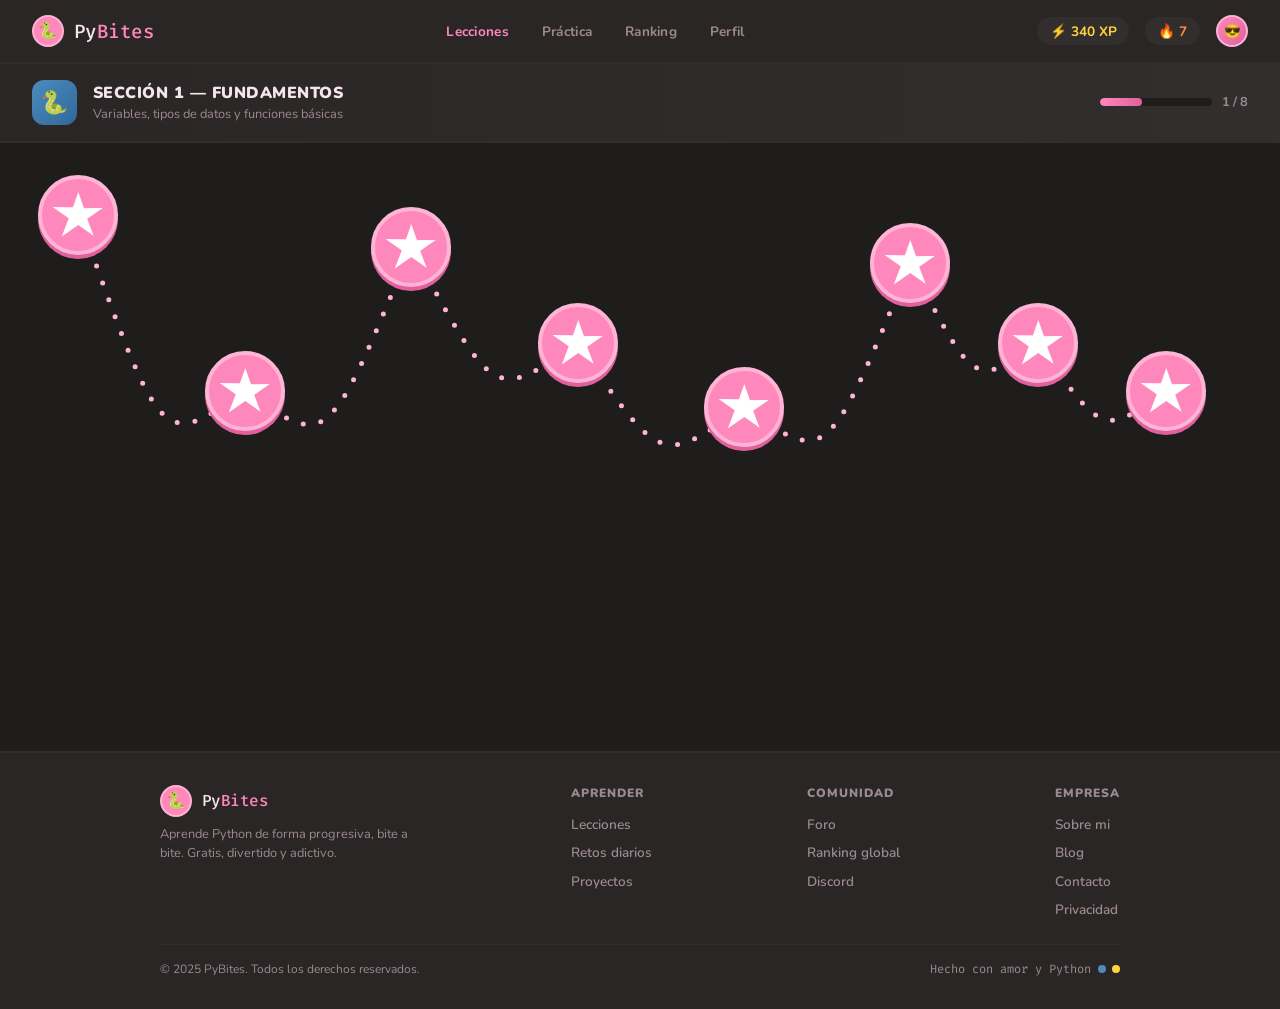
<file: PyBites/index.html>
<!DOCTYPE html>
<html lang="en">
<head>
    <meta charset="UTF-8">
    <meta name="viewport" content="width=device-width, initial-scale=1.0">
    <link rel="stylesheet" href="style.css">
    <link href="https://fonts.googleapis.com/css2?family=Nunito:wght@400;600;700;900&family=Fira+Code:wght@500&display=swap" rel="stylesheet">
    <title>PyBites</title>
</head>
<body>

    <!-- ══ HEADER ═══════════════════════════════════════════════ -->
    <header>
        <a href="#" class="logo">
            <div class="logo-icon">🐍</div>
            <span class="logo-text">Py<span>Bites</span></span>
        </a>

        <nav>
            <a href="#" class="active">Lecciones</a>
            <a href="#">Práctica</a>
            <a href="#">Ranking</a>
            <a href="#">Perfil</a>
        </nav>

        <div class="header-right">
            <div class="xp-badge">⚡ 340 XP</div>
            <div class="streak-badge">🔥 7</div>
            <div class="avatar">😎</div>
        </div>
    </header>

    <!-- ══ MAIN ══════════════════════════════════════════════════ -->
    <main>
        <div class="section-banner">
            <div class="section-icon">🐍</div>
            <div class="section-info">
                <h2>Sección 1 — Fundamentos</h2>
                <p>Variables, tipos de datos y funciones básicas</p>
            </div>
            <div class="section-progress">
                <div class="progress-bar"><div class="progress-fill"></div></div>
                1 / 8
            </div>
        </div>

        <div id="lessons">
            <svg id="hilo">
                <path id="curva" fill="none" stroke="#feb4d4"
                      stroke-width="5" stroke-dasharray="0 18" stroke-linecap="round"/>
            </svg>

            <a href="lessons/l1.html" class="cercle" id="c1"><div class="estrella"></div></a>
            <a href="lessons/l2.html" class="cercle" id="c2"><div class="estrella"></div></a>
            <a href="lessons/l3.html" class="cercle" id="c3"><div class="estrella"></div></a>
            <a href="lessons/l4.html" class="cercle" id="c4"><div class="estrella"></div></a>
            <a href="lessons/l5.html" class="cercle" id="c5"><div class="estrella"></div></a>
            <a href="lessons/l6.html" class="cercle" id="c6"><div class="estrella"></div></a>
            <a href="lessons/l7.html" class="cercle" id="c7"><div class="estrella"></div></a>
            <a href="lessons/l8.html" class="cercle" id="c8"><div class="estrella"></div></a>
        </div>
    </main>

    <!-- ══ FOOTER ════════════════════════════════════════════════ -->
    <footer>
        <div class="footer-inner">
            <div class="footer-brand">
                <a href="#" class="logo">
                    <div class="logo-icon">🐍</div>
                    <span class="logo-text">Py<span>Bites</span></span>
                </a>
                <p>Aprende Python de forma progresiva, bite a bite. Gratis, divertido y adictivo.</p>
            </div>

            <div class="footer-links">
                <h4>Aprender</h4>
                <ul>
                    <li><a href="#">Lecciones</a></li>
                    <li><a href="#">Retos diarios</a></li>
                    <li><a href="#">Proyectos</a></li>
                </ul>
            </div>

            <div class="footer-links">
                <h4>Comunidad</h4>
                <ul>
                    <li><a href="#">Foro</a></li>
                    <li><a href="#">Ranking global</a></li>
                    <li><a href="#">Discord</a></li>
                </ul>
            </div>

            <div class="footer-links">
                <h4>Empresa</h4>
                <ul>
                    <li><a href="#">Sobre mi</a></li>
                    <li><a href="#">Blog</a></li>
                    <li><a href="#">Contacto</a></li>
                    <li><a href="#">Privacidad</a></li>
                </ul>
            </div>
        </div>

        <div class="footer-bottom">
            <p>© 2025 PyBites. Todos los derechos reservados.</p>
            <div class="footer-python">
                Hecho con amor y Python
                <div class="py-dot" style="background:#4b8bbe"></div>
                <div class="py-dot" style="background:#ffd43b"></div>
            </div>
        </div>
    </footer>

    <script src="app.js"></script>
</body>
</html>
</file>
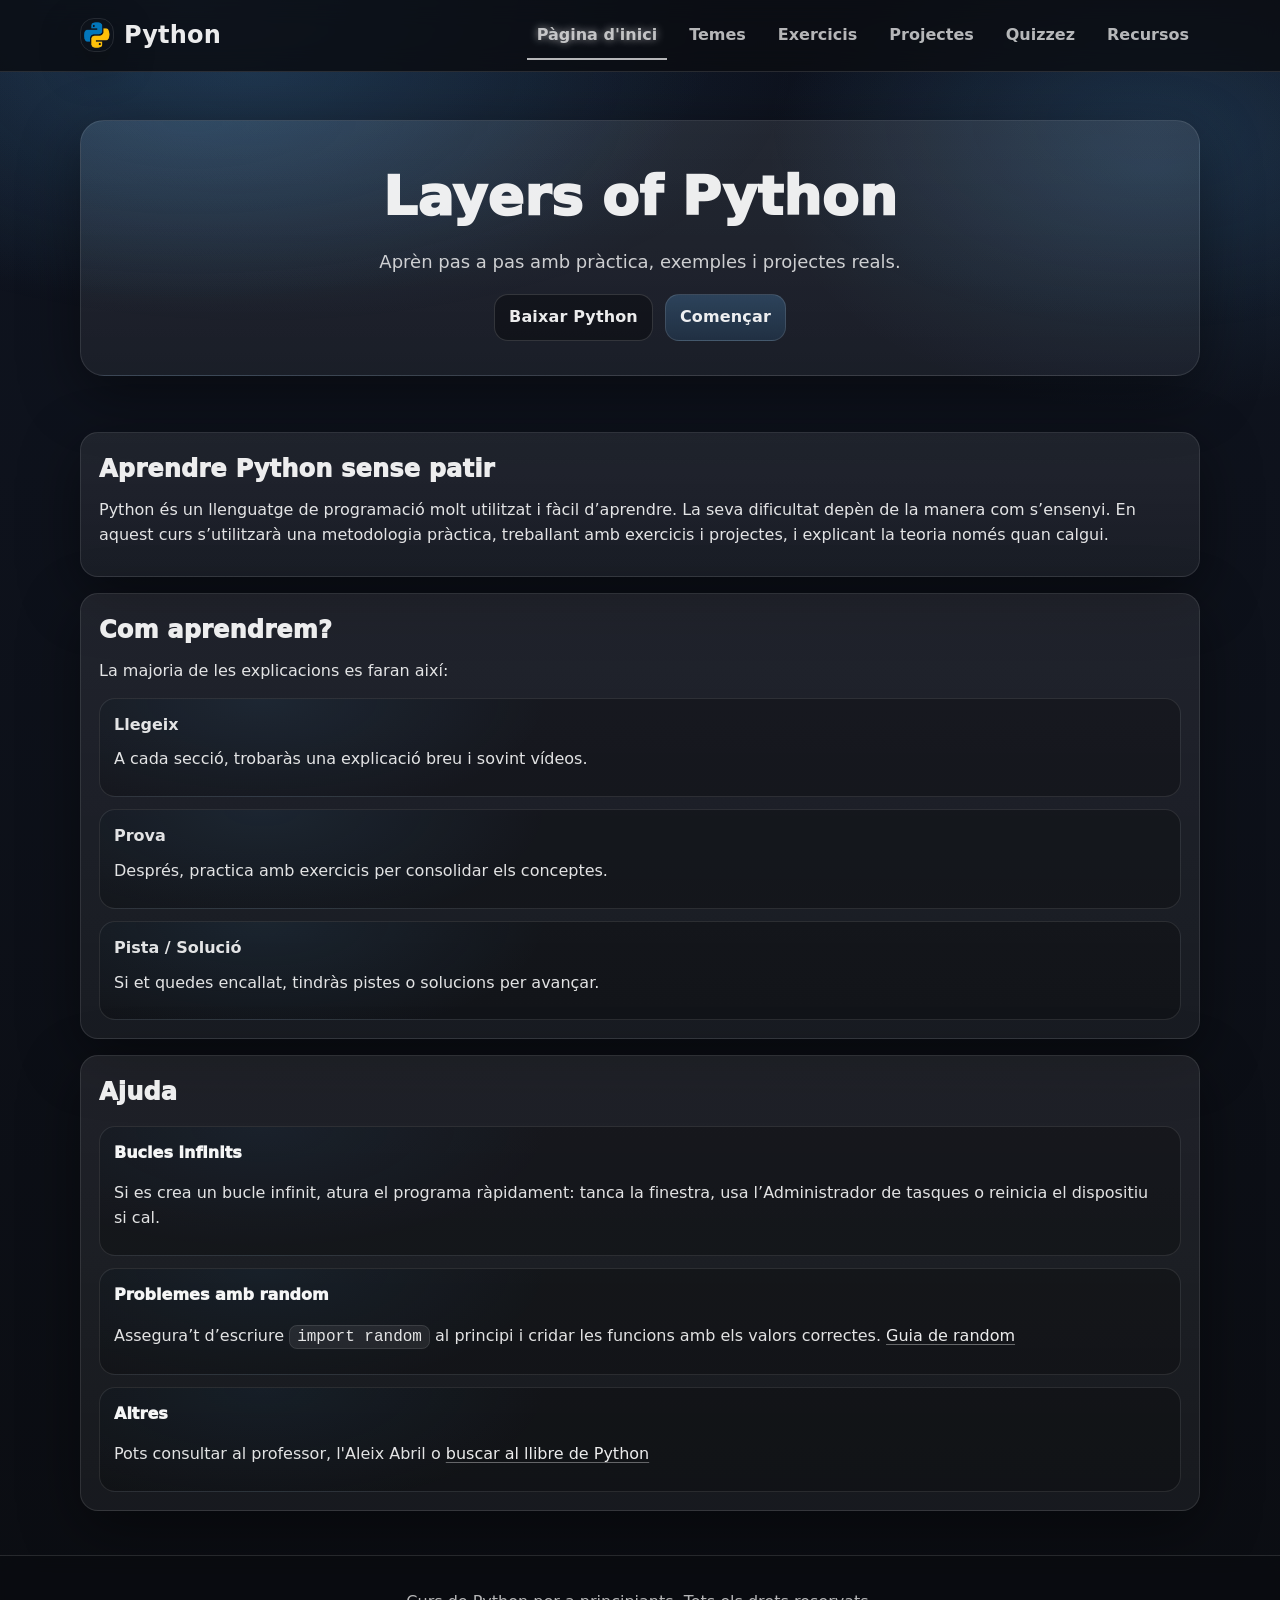
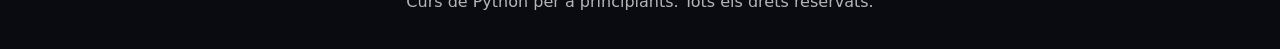
<file: Python-layers/index.html>
<!DOCTYPE html>
<html lang="ca">
<head>
  <meta charset="UTF-8" />
  <meta name="viewport" content="width=device-width, initial-scale=1.0" />
  <title>Python per capes</title>
  <link rel="stylesheet" href="css/style.css"/>
  <link rel="icon" href="assets/img/python-logo.png" type="image/png" />
</head>

<body>
  <a class="skip-link" href="#main">Saltar al contingut</a>

  <header class="topbar">
    <div class="container topbar-inner">
      <a class="brand" href="#">
        <img src="assets/img/python-logo.png" alt="Python Logo" class="logo" />
        <span class="brand-title">Python</span>
      </a>

      <nav class="menu" aria-label="Navegació principal">
        <a href="index.html" data-title="Inici">Pàgina d'inici</a>
        <a href="temes/index.html" data-title="Temes">Temes</a>
        <a href="exercicis/index.html" data-title="Exercicis">Exercicis</a>
        <a href="projectes/index.html" data-title="Projectes">Projectes</a>
        <a href="quizzez/index.html" data-title="Quizzez">Quizzez</a>
        <a href="recursos/index.html" data-title="Recursos">Recursos</a>
      </nav>
    </div>
  </header>

  <section class="hero">
    <div class="hero-bg" aria-hidden="true"></div>

    <div class="container hero-inner" id="main-look">
      <h1 class="hero-title">Layers of Python</h1>
      <p class="hero-subtitle">Aprèn pas a pas amb pràctica, exemples i projectes reals.</p>

      <div class="hero-actions" id="main-look-btns">
        <a class="btn ghost" href="https://www.python.org/downloads/" target="_blank" rel="noopener">
          Baixar Python
        </a>
        <a class="btn" href="#titol1-tp">Començar</a>
      </div>
    </div>
  </section>

  <main class="container content" id="main">
    <div class="stack">
      <section class="card" id="titol1-tp">
        <h2>Aprendre Python sense patir</h2>
        <p>
          Python és un llenguatge de programació molt utilitzat i fàcil d’aprendre. La seva dificultat depèn de la manera
          com s’ensenyi. En aquest curs s’utilitzarà una metodologia pràctica, treballant amb exercicis i projectes, i
          explicant la teoria només quan calgui.
        </p>
      </section>

      <section class="card">
        <h2>Com aprendrem?</h2>
        <p>La majoria de les explicacions es faran així:</p>

        <ul class="steps">
          <li>
            <h3>Llegeix</h3>
            <p>A cada secció, trobaràs una explicació breu i sovint vídeos.</p>
          </li>
          <li>
            <h3>Prova</h3>
            <p>Després, practica amb exercicis per consolidar els conceptes.</p>
          </li>
          <li>
            <h3>Pista / Solució</h3>
            <p>Si et quedes encallat, tindràs pistes o solucions per avançar.</p>
          </li>
        </ul>
      </section>

      <section class="card">
        <h2>Ajuda</h2>

        <ul class="help">
          <li>
            <strong>Bucles infinits</strong>
            <p>
              Si es crea un bucle infinit, atura el programa ràpidament: tanca la finestra, usa l’Administrador de tasques
              o reinicia el dispositiu si cal.
            </p>
          </li>

          <li>
            <strong>Problemes amb random</strong>
            <p>
              Assegura’t d’escriure <code>import random</code> al principi i cridar les funcions amb els valors correctes.
              <a class="inline-link" href="https://docs.python.org/es/3.9/library/random.html" target="_blank" rel="noopener">
                Guia de random
              </a>
            </p>
          </li>

          <li>
            <strong>Altres</strong>
            <p>
              Pots consultar al professor, l'Aleix Abril o <a class="inline-link" href="https://ellibrodepython.com/" target="_blank" rel="noopener">
                buscar al llibre de Python
              </a>
            </p>
          </li>
        </ul>
      </section>
    </div>
  </main>

  <footer class="footer">
    <div class="container footer-inner">
      <p>Curs de Python per a principiants. Tots els drets reservats.</p>
    </div>
  </footer>

  <script>
    const currentPath = location.pathname;

    document.querySelectorAll(".menu a").forEach(link => {
        const linkURL = new URL(link.href);
        if (linkURL.pathname === currentPath) {
            link.classList.add("active");
        }
    });
</script>
</body>
</html>
</file>
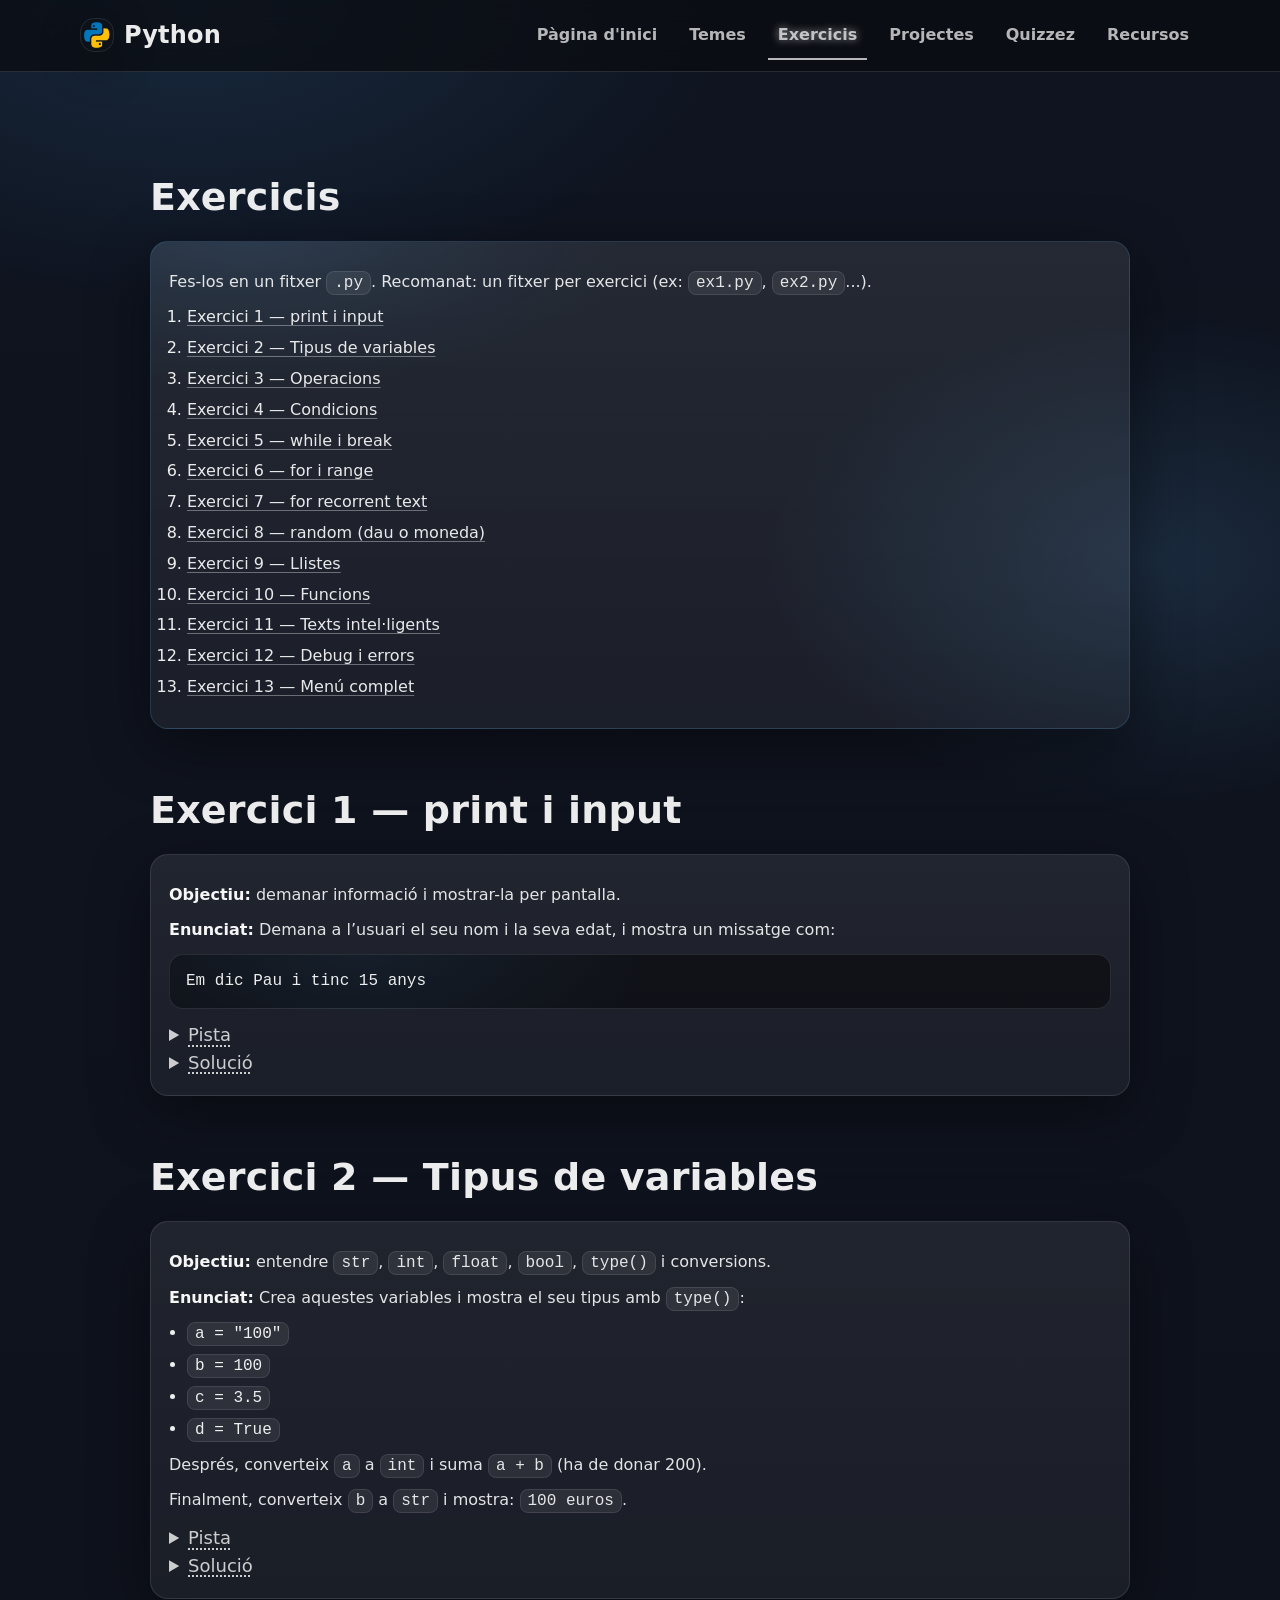
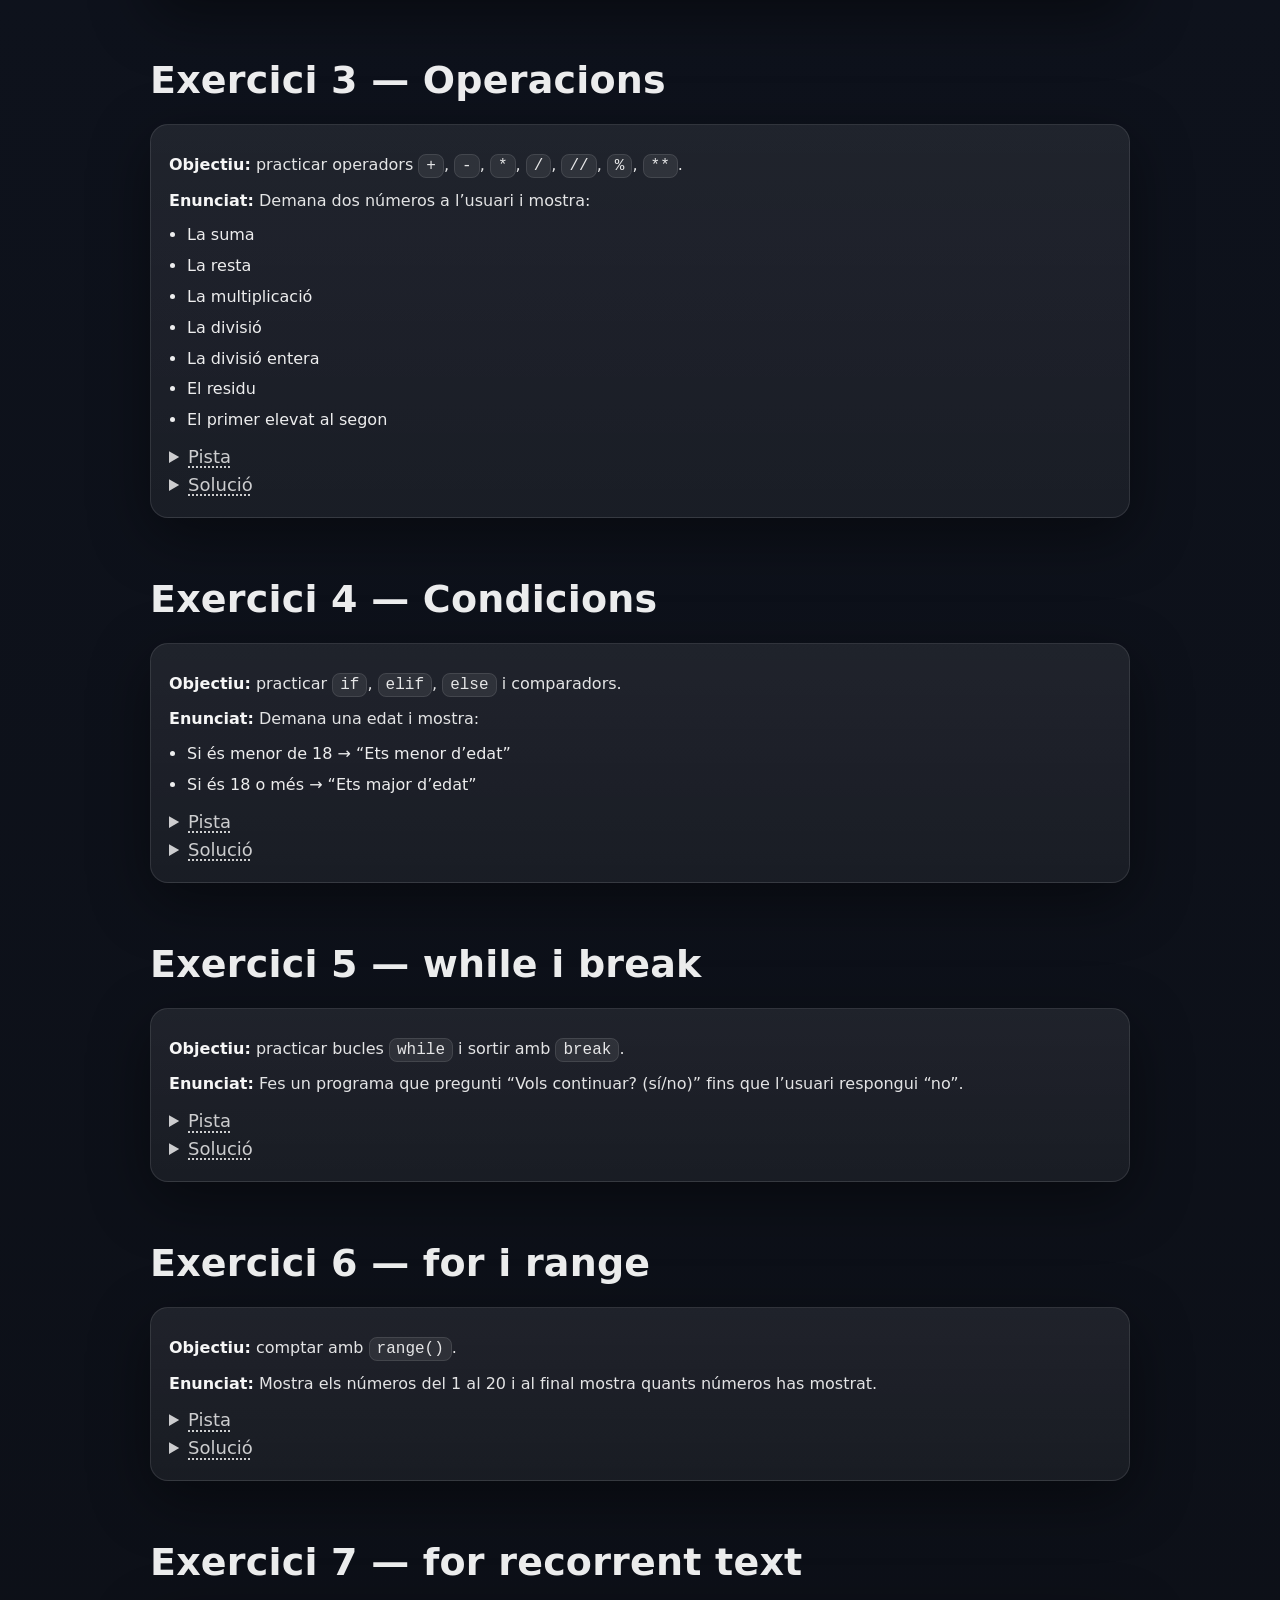
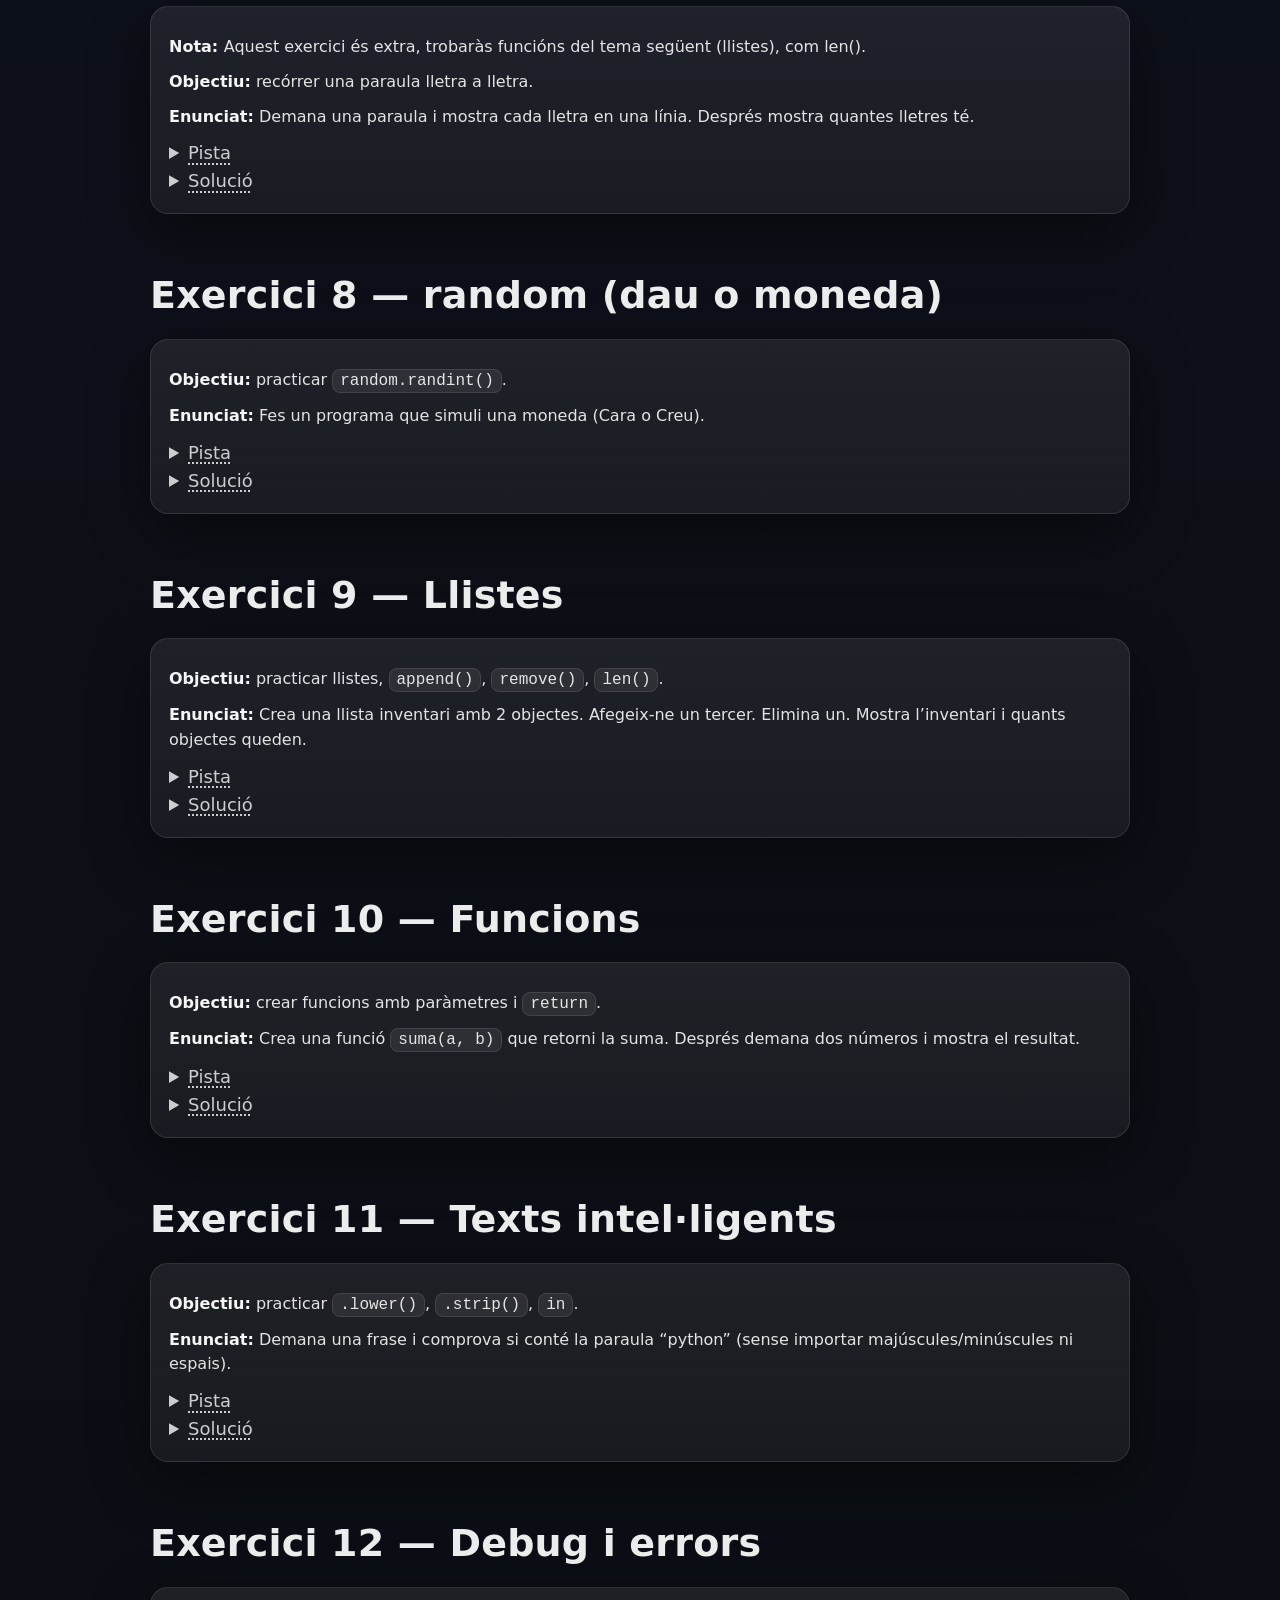
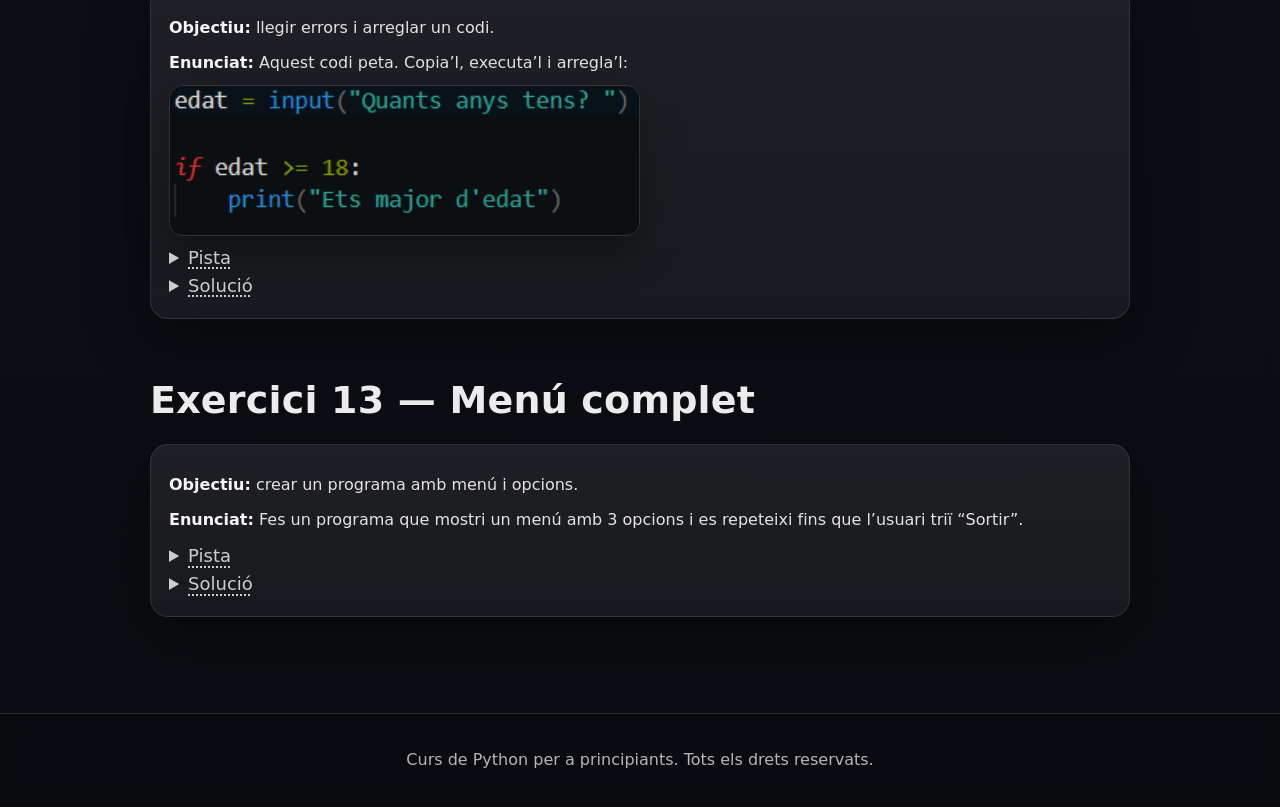
<file: Python-layers/exercicis/index.html>
<!DOCTYPE html>
<html lang="ca">
<head>
  <meta charset="UTF-8">
  <meta name="viewport" content="width=device-width, initial-scale=1.0">
  <link rel="stylesheet" href="../css/temes.css">
  <link rel="icon" href="../assets/img/python-logo.png" type="image/png" />
  <title>Python - Exercicis</title>
</head>

<body>
  <header class="topbar">
    <div class="container topbar-inner">
      <a class="brand" href="#">
        <img src="../assets/img/python-logo.png" alt="Python Logo" class="logo" />
        <span class="brand-title">Python</span>
      </a>

      <nav class="menu" aria-label="Navegació principal">
        <a href="../index.html" data-title="Inici">Pàgina d'inici</a>
        <a href="../temes/index.html" data-title="Temes">Temes</a>
        <a href="../exercicis/index.html" data-title="Exercicis">Exercicis</a>
        <a href="../projectes/index.html" data-title="Projectes">Projectes</a>
        <a href="../quizzez/index.html" data-title="Quizzez">Quizzez</a>
        <a href="../recursos/index.html" data-title="Recursos">Recursos</a>
      </nav>
    </div>
  </header>

  <main>
    <div style="padding-bottom: 70px;"></div>

    <!-- INDEX -->
    <section class="tema">
      <h1>Exercicis</h1>
      <div class="card" id="index">
        <p>Fes-los en un fitxer <code>.py</code>. Recomanat: un fitxer per exercici (ex: <code>ex1.py</code>, <code>ex2.py</code>...).</p>
        <ol>
          <li><a href="#ex1">Exercici 1 — print i input</a></li>
          <li><a href="#ex2">Exercici 2 — Tipus de variables</a></li>
          <li><a href="#ex3">Exercici 3 — Operacions</a></li>
          <li><a href="#ex4">Exercici 4 — Condicions</a></li>
          <li><a href="#ex5">Exercici 5 — while i break</a></li>
          <li><a href="#ex6">Exercici 6 — for i range</a></li>
          <li><a href="#ex7">Exercici 7 — for recorrent text</a></li>
          <li><a href="#ex8">Exercici 8 — random (dau o moneda)</a></li>
          <li><a href="#ex9">Exercici 9 — Llistes</a></li>
          <li><a href="#ex10">Exercici 10 — Funcions</a></li>
          <li><a href="#ex11">Exercici 11 — Texts intel·ligents</a></li>
          <li><a href="#ex12">Exercici 12 — Debug i errors</a></li>
          <li><a href="#ex13">Exercici 13 — Menú complet</a></li>
        </ol>
      </div>
    </section>

    <!-- EX 1 -->
    <section class="tema" id="ex1">
      <h1>Exercici 1 — print i input</h1>
      <div class="card">
        <p><strong>Objectiu:</strong> demanar informació i mostrar-la per pantalla.</p>

        <p><strong>Enunciat:</strong> Demana a l’usuari el seu nom i la seva edat, i mostra un missatge com:</p>
        <div class="code-box">
          Em dic Pau i tinc 15 anys
        </div>

        <details>
          <summary class="pista">Pista</summary>
          <p>Fes servir <code>input()</code> per demanar i <code>print()</code> per mostrar.</p>
        </details>

        <details>
          <summary class="pista">Solució</summary>
          <img src="../assets/img/edxercici-1-res.png" alt="resultat1" style="width: 100%;">
        </details>
      </div>
    </section>

    <!-- EX 2 -->
    <section class="tema" id="ex2">
      <h1>Exercici 2 — Tipus de variables</h1>
      <div class="card">
        <p><strong>Objectiu:</strong> entendre <code>str</code>, <code>int</code>, <code>float</code>, <code>bool</code>, <code>type()</code> i conversions.</p>

        <p><strong>Enunciat:</strong> Crea aquestes variables i mostra el seu tipus amb <code>type()</code>:</p>
        <ul>
          <li><code>a = "100"</code></li>
          <li><code>b = 100</code></li>
          <li><code>c = 3.5</code></li>
          <li><code>d = True</code></li>
        </ul>

        <p>Després, converteix <code>a</code> a <code>int</code> i suma <code>a + b</code> (ha de donar 200).</p>
        <p>Finalment, converteix <code>b</code> a <code>str</code> i mostra: <code>100 euros</code>.</p>

        <details>
          <summary class="pista">Pista</summary>
          <p>Conversions: <code>int()</code>, <code>float()</code>, <code>str()</code>.</p>
        </details>

        <details>
          <summary class="pista">Solució</summary>
          <img src="../assets/img/exercici-2-res.png" alt="resultat2" style="width: 40%;">
        </details>
      </div>
    </section>

    <!-- EX 3 -->
    <section class="tema" id="ex3">
      <h1>Exercici 3 — Operacions</h1>
      <div class="card">
        <p><strong>Objectiu:</strong> practicar operadors <code>+</code>, <code>-</code>, <code>*</code>, <code>/</code>, <code>//</code>, <code>%</code>, <code>**</code>.</p>

        <p><strong>Enunciat:</strong> Demana dos números a l’usuari i mostra:</p>
        <ul>
          <li>La suma</li>
          <li>La resta</li>
          <li>La multiplicació</li>
          <li>La divisió</li>
          <li>La divisió entera</li>
          <li>El residu</li>
          <li>El primer elevat al segon</li>
        </ul>

        <details>
          <summary class="pista">Pista</summary>
          <p>Recorda: <code>input()</code> sempre dóna <code>str</code>, has de fer <code>int()</code> o <code>float()</code>.</p>
        </details>

        <details>
          <summary class="pista">Solució</summary>
          <img src="../assets/img/exercici-3-res.png" alt="resultat3" style="width: 100%;">
        </details>
      </div>
    </section>

    <!-- EX 4 -->
    <section class="tema" id="ex4">
      <h1>Exercici 4 — Condicions</h1>
      <div class="card">
        <p><strong>Objectiu:</strong> practicar <code>if</code>, <code>elif</code>, <code>else</code> i comparadors.</p>

        <p><strong>Enunciat:</strong> Demana una edat i mostra:</p>
        <ul>
          <li>Si és menor de 18 → “Ets menor d’edat”</li>
          <li>Si és 18 o més → “Ets major d’edat”</li>
        </ul>

        <details>
          <summary class="pista">Pista</summary>
          <p>Converteix l’edat a <code>int</code> abans de comparar.</p>
        </details>

        <details>
          <summary class="pista">Solució</summary>
          <img src="../assets/img/exercici-4-res.png" alt="resultat4" style="width: 100%;">
        </details>
      </div>
    </section>

    <!-- EX 5 -->
    <section class="tema" id="ex5">
      <h1>Exercici 5 — while i break</h1>
      <div class="card">
        <p><strong>Objectiu:</strong> practicar bucles <code>while</code> i sortir amb <code>break</code>.</p>

        <p><strong>Enunciat:</strong> Fes un programa que pregunti “Vols continuar? (sí/no)” fins que l’usuari respongui “no”.</p>

        <details>
          <summary class="pista">Pista</summary>
          <p>Usa <code>while True</code> + <code>break</code>. I recorda <code>.lower()</code> i <code>.strip()</code>.</p>
        </details>

        <details>
          <summary class="pista">Solució</summary>
          <img src="../assets/img/exercici-5-res.png" alt="resultat5" style="width: 100%;">
        </details>
      </div>
    </section>

    <!-- EX 6 -->
    <section class="tema" id="ex6">
      <h1>Exercici 6 — for i range</h1>
      <div class="card">
        <p><strong>Objectiu:</strong> comptar amb <code>range()</code>.</p>
        <p><strong>Enunciat:</strong> Mostra els números del 1 al 20 i al final mostra quants números has mostrat.</p>

        <details>
          <summary class="pista">Pista</summary>
          <p><code>range(1, 21)</code> perquè el final no s’inclou.</p>
        </details>

        <details>
          <summary class="pista">Solució</summary>
          <img src="../assets/img/exercici-6-res.png" alt="resultat6" style="width: 100%;">
        </details>
      </div>
    </section>

    <!-- EX 7 -->
    <section class="tema" id="ex7">
      <h1>Exercici 7 — for recorrent text</h1>
      <div class="card">
        <p><strong>Nota: </strong>Aquest exercici és extra, trobaràs funcións del tema següent (llistes), com len().</p>
        <p><strong>Objectiu:</strong> recórrer una paraula lletra a lletra.</p>
        <p><strong>Enunciat:</strong> Demana una paraula i mostra cada lletra en una línia. Després mostra quantes lletres té.</p>

        <details>
          <summary class="pista">Pista</summary>
          <p>Per comptar lletres: <code>len(paraula)</code>.</p>
        </details>

        <details>
          <summary class="pista">Solució</summary>
          <img src="../assets/img/exercici-7-res.png" alt="resultat7" style="width: 100%;">
        </details>
      </div>
    </section>

    <!-- EX 8 -->
    <section class="tema" id="ex8">
      <h1>Exercici 8 — random (dau o moneda)</h1>
      <div class="card">
        <p><strong>Objectiu:</strong> practicar <code>random.randint()</code>.</p>
        <p><strong>Enunciat:</strong> Fes un programa que simuli una moneda (Cara o Creu).</p>

        <details>
          <summary class="pista">Pista</summary>
          <p><code>randint(0, 1)</code> i després un <code>if</code>.</p>
        </details>

        <details>
          <summary class="pista">Solució</summary>
          <img src="../assets/img/exercici-8-res.png" alt="resultat8" style="width: 100%;">
        </details>
      </div>
    </section>

    <!-- EX 9 -->
    <section class="tema" id="ex9">
      <h1>Exercici 9 — Llistes</h1>
      <div class="card">
        <p><strong>Objectiu:</strong> practicar llistes, <code>append()</code>, <code>remove()</code>, <code>len()</code>.</p>
        <p><strong>Enunciat:</strong> Crea una llista inventari amb 2 objectes. Afegeix-ne un tercer. Elimina un. Mostra l’inventari i quants objectes queden.</p>

        <details>
          <summary class="pista">Pista</summary>
          <p>Exemple: <code>inventari.append("...")</code> i <code>inventari.remove("...")</code>.</p>
        </details>

        <details>
          <summary class="pista">Solució</summary>
          <img src="../assets/img/exercici-9-res.png" alt="resultat9" style="width: 100%;">
        </details>
      </div>
    </section>

    <!-- EX 10 -->
    <section class="tema" id="ex10">
      <h1>Exercici 10 — Funcions</h1>
      <div class="card">
        <p><strong>Objectiu:</strong> crear funcions amb paràmetres i <code>return</code>.</p>
        <p><strong>Enunciat:</strong> Crea una funció <code>suma(a, b)</code> que retorni la suma. Després demana dos números i mostra el resultat.</p>

        <details>
          <summary class="pista">Pista</summary>
          <p><code>def suma(a, b): return a + b</code></p>
        </details>

        <details>
          <summary class="pista">Solució</summary>
          <img src="../assets/img/exercici-10-res.png" alt="resultat10" style="width: 100%;">
        </details>
      </div>
    </section>

    <!-- EX 11 -->
    <section class="tema" id="ex11">
      <h1>Exercici 11 — Texts intel·ligents</h1>
      <div class="card">
        <p><strong>Objectiu:</strong> practicar <code>.lower()</code>, <code>.strip()</code>, <code>in</code>.</p>
        <p><strong>Enunciat:</strong> Demana una frase i comprova si conté la paraula “python” (sense importar majúscules/minúscules ni espais).</p>

        <details>
          <summary class="pista">Pista</summary>
          <p>Fes <code>frase = frase.lower()</code> i després mira si <code>"python" in frase</code>.</p>
        </details>

        <details>
          <summary class="pista">Solució</summary>
          <img src="../assets/img/exercici-11-res.png" alt="resultat11" style="width: 50%;">
        </details>
      </div>
    </section>

    <!-- EX 12 -->
    <section class="tema" id="ex12">
      <h1>Exercici 12 — Debug i errors</h1>
      <div class="card">
        <p><strong>Objectiu:</strong> llegir errors i arreglar un codi.</p>
        <p><strong>Enunciat:</strong> Aquest codi peta. Copia’l, executa’l i arregla’l:</p>
        <img src="../assets/img/exercici-12-view.png" alt="view12" style="width: 50%;"> <br>

        <details>
          <summary class="pista">Pista</summary>
          <p><code>input()</code> retorna text. Converteix a <code>int</code>.</p>
        </details>

        <details>
          <summary class="pista">Solució</summary>
          <img src="../assets/img/exercici-12-res.png" alt="resultat12" style="width: 40%;">
        </details>
      </div>
    </section>

    <!-- EX 13 -->
    <section class="tema" id="ex13">
      <h1>Exercici 13 — Menú complet</h1>
      <div class="card">
        <p><strong>Objectiu:</strong> crear un programa amb menú i opcions.</p>
        <p><strong>Enunciat:</strong> Fes un programa que mostri un menú amb 3 opcions i es repeteixi fins que l’usuari triï “Sortir”.</p>

        <details>
          <summary class="pista">Pista</summary>
          <p>Fes servir <code>while True</code>, <code>if/elif/else</code> i <code>break</code> per sortir.</p>
        </details>

        <details>
          <summary class="pista">Solució</summary>
          <img src="../assets/img/exercici-13-res.png" alt="resultat13" style="width: 100%;">
        </details>
      </div>
    </section>

    <div style="padding-bottom: 70px;"></div>

    <footer class="footer">
      <div class="container footer-inner">
        <p>Curs de Python per a principiants. Tots els drets reservats.</p>
      </div>
    </footer>
  </main>

</body>
<script>
    const currentPath = location.pathname;

    document.querySelectorAll(".menu a").forEach(link => {
        const linkURL = new URL(link.href);
        if (linkURL.pathname === currentPath) {
            link.classList.add("active");
        }
    });
</script>
</html>
</file>
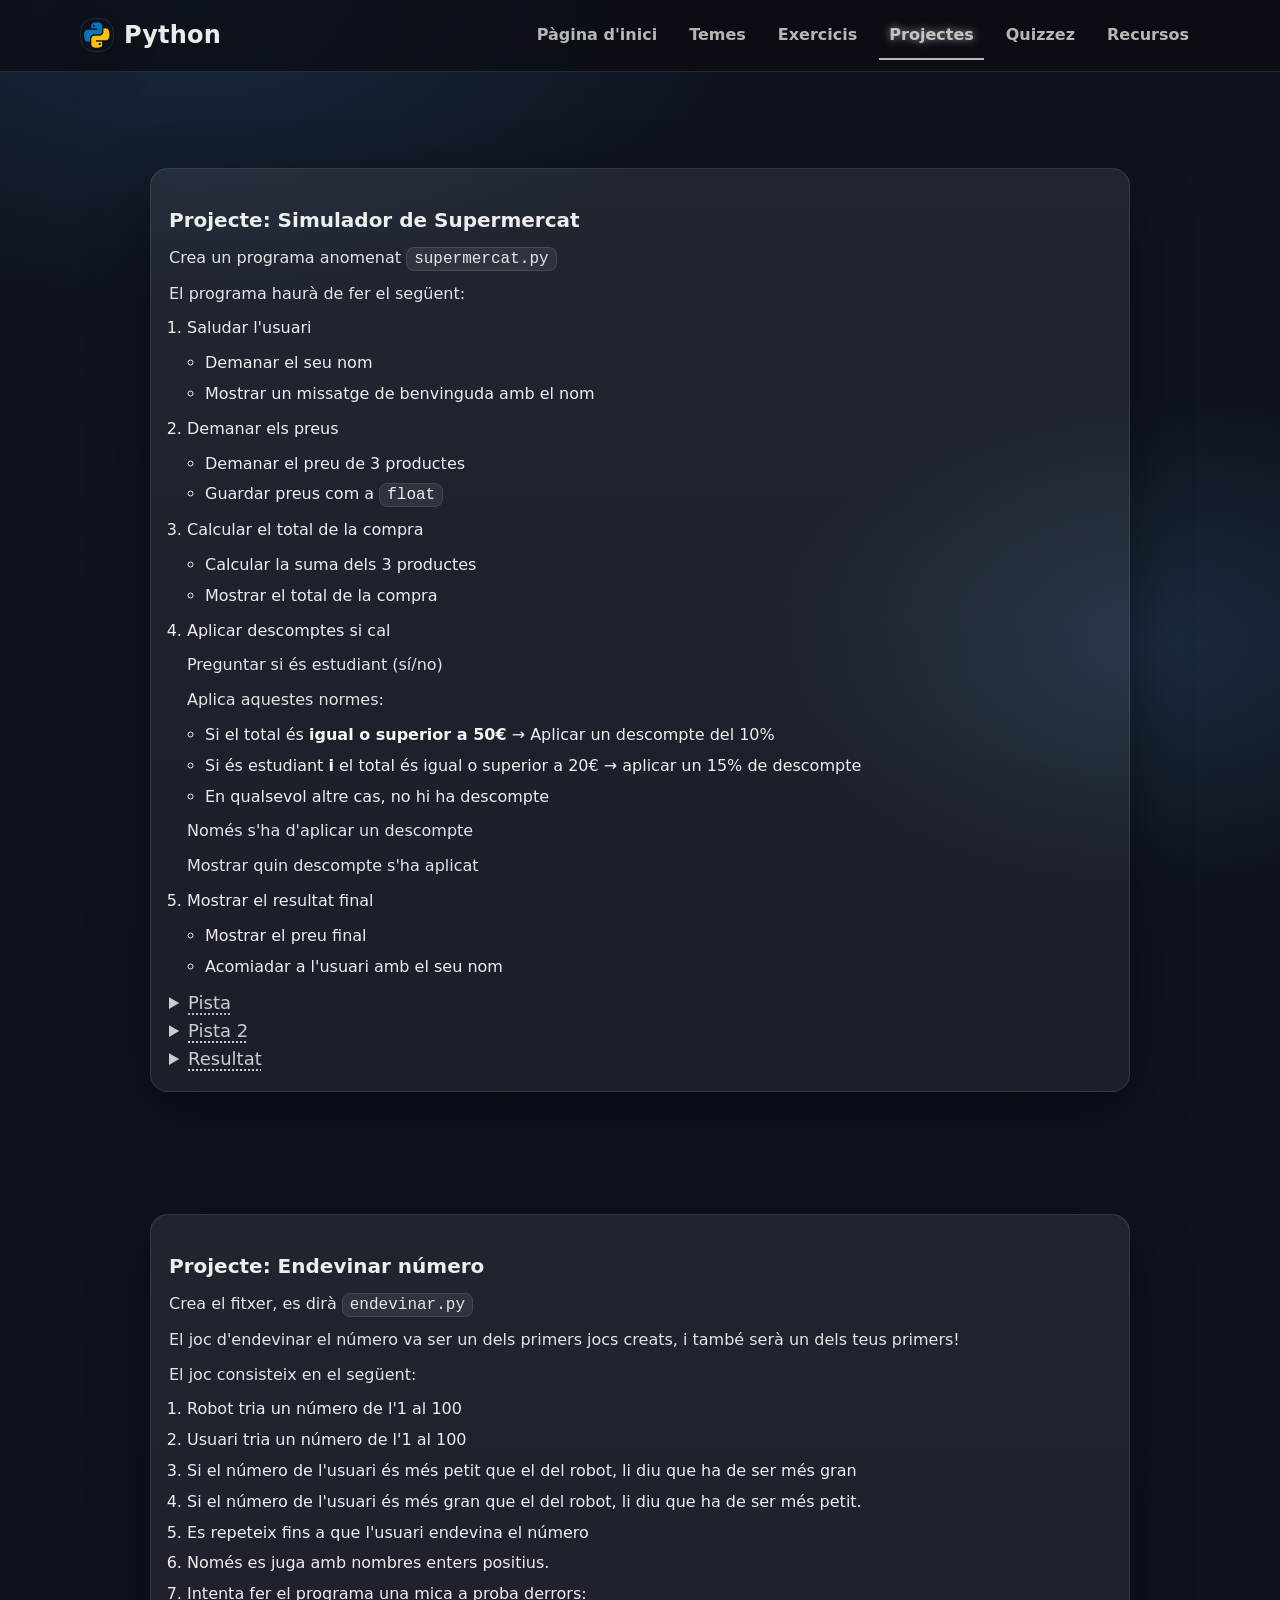
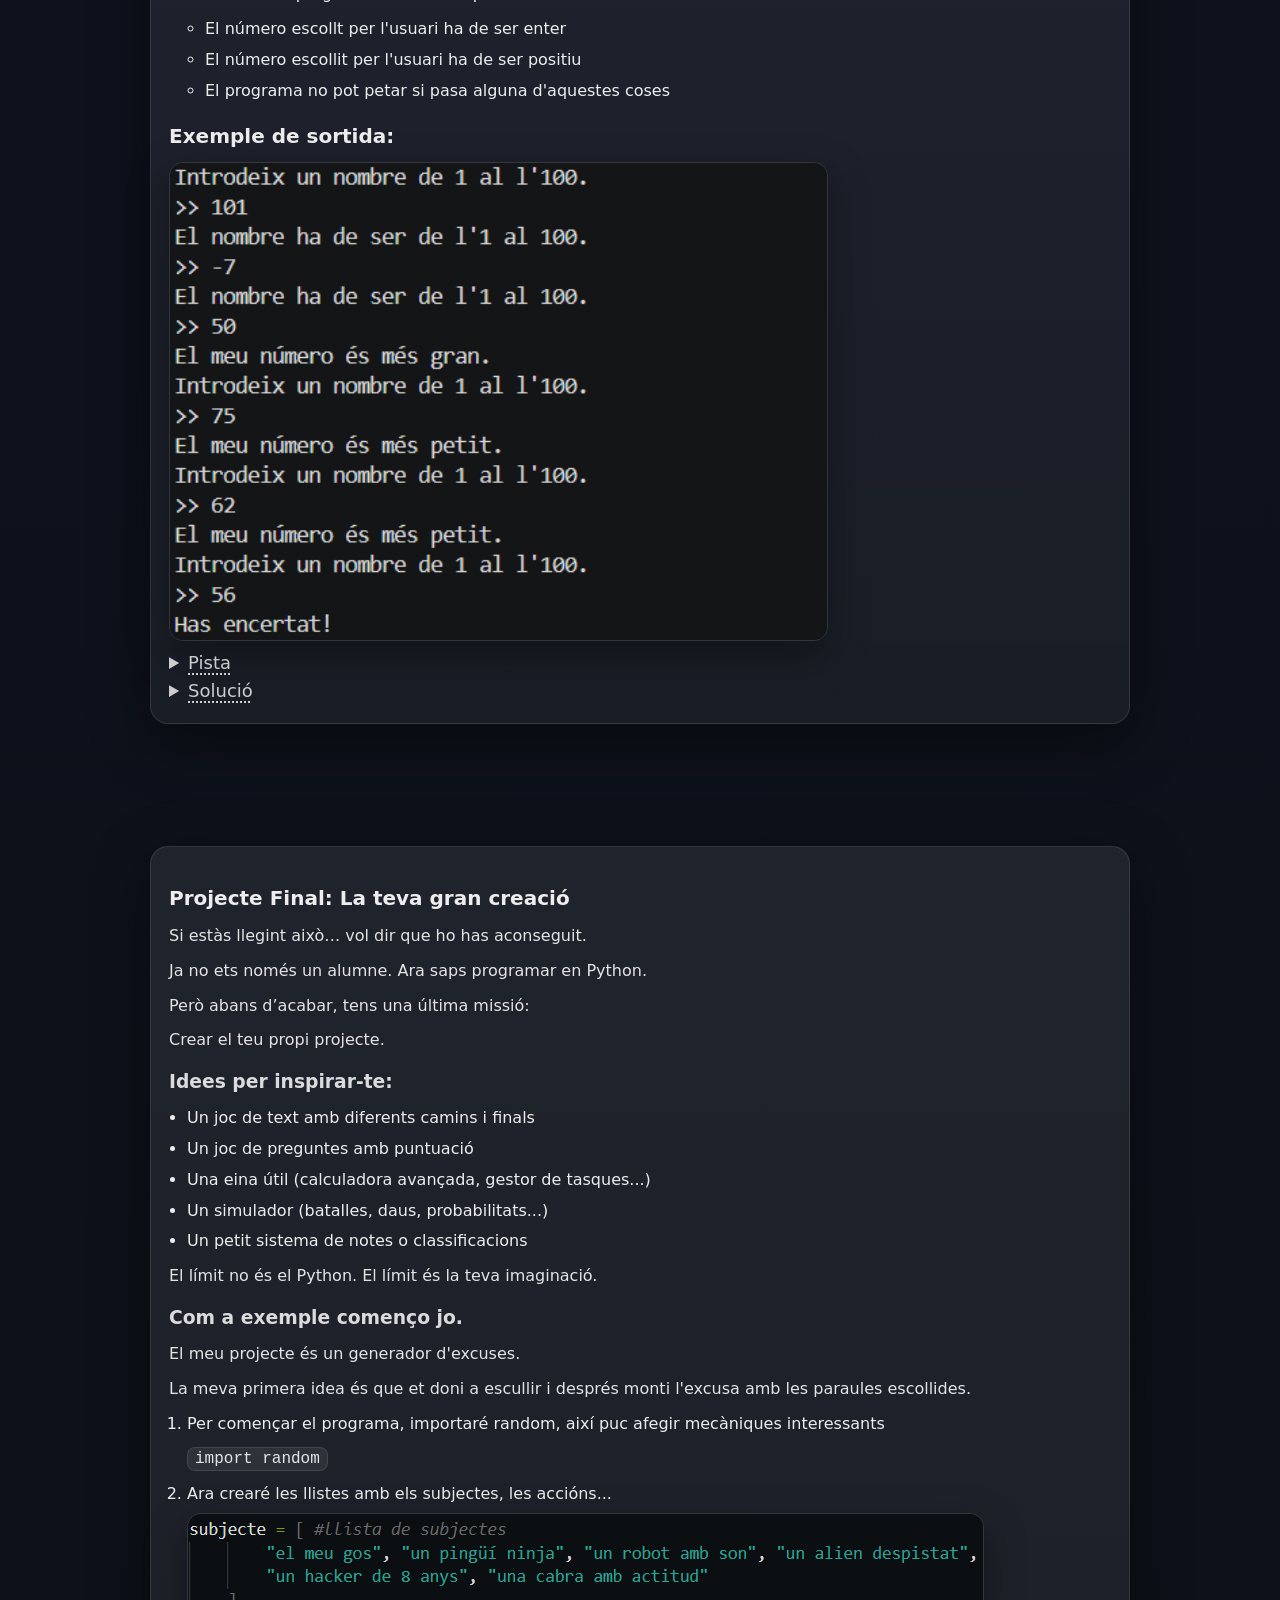
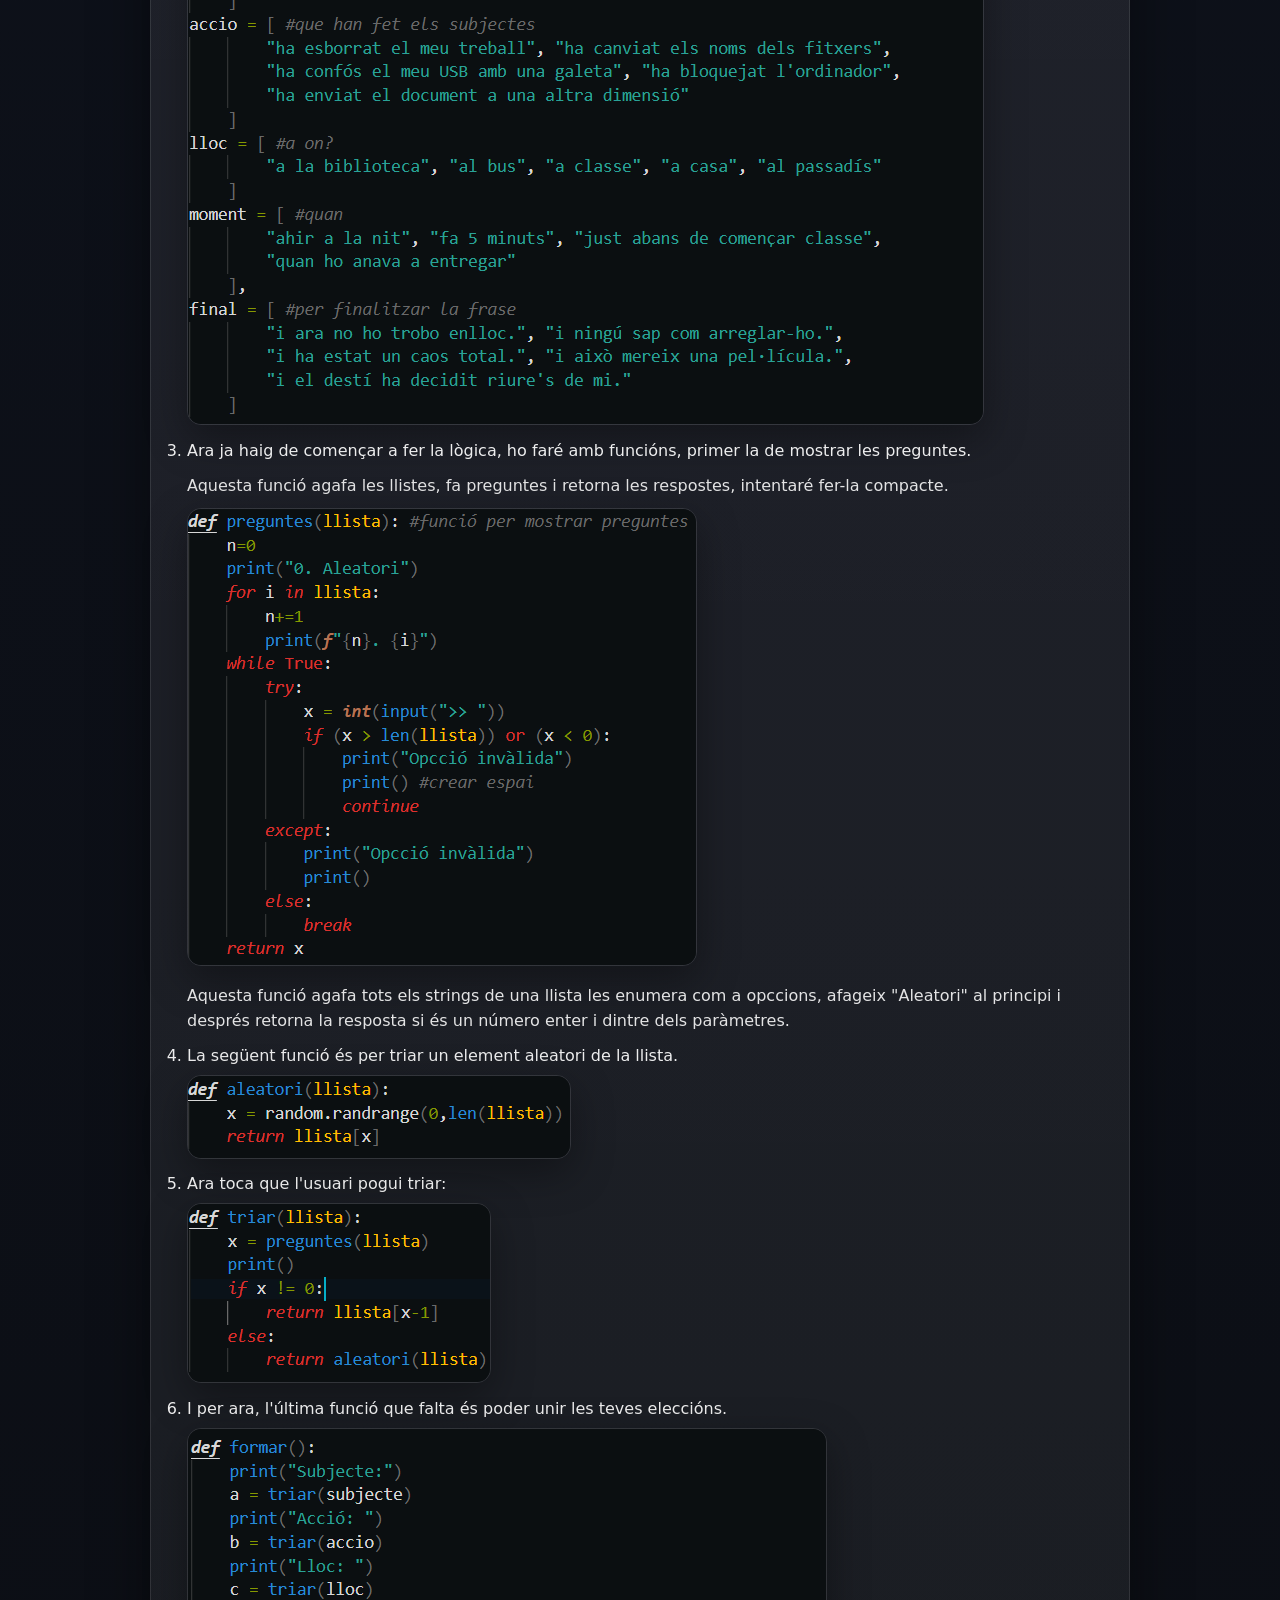
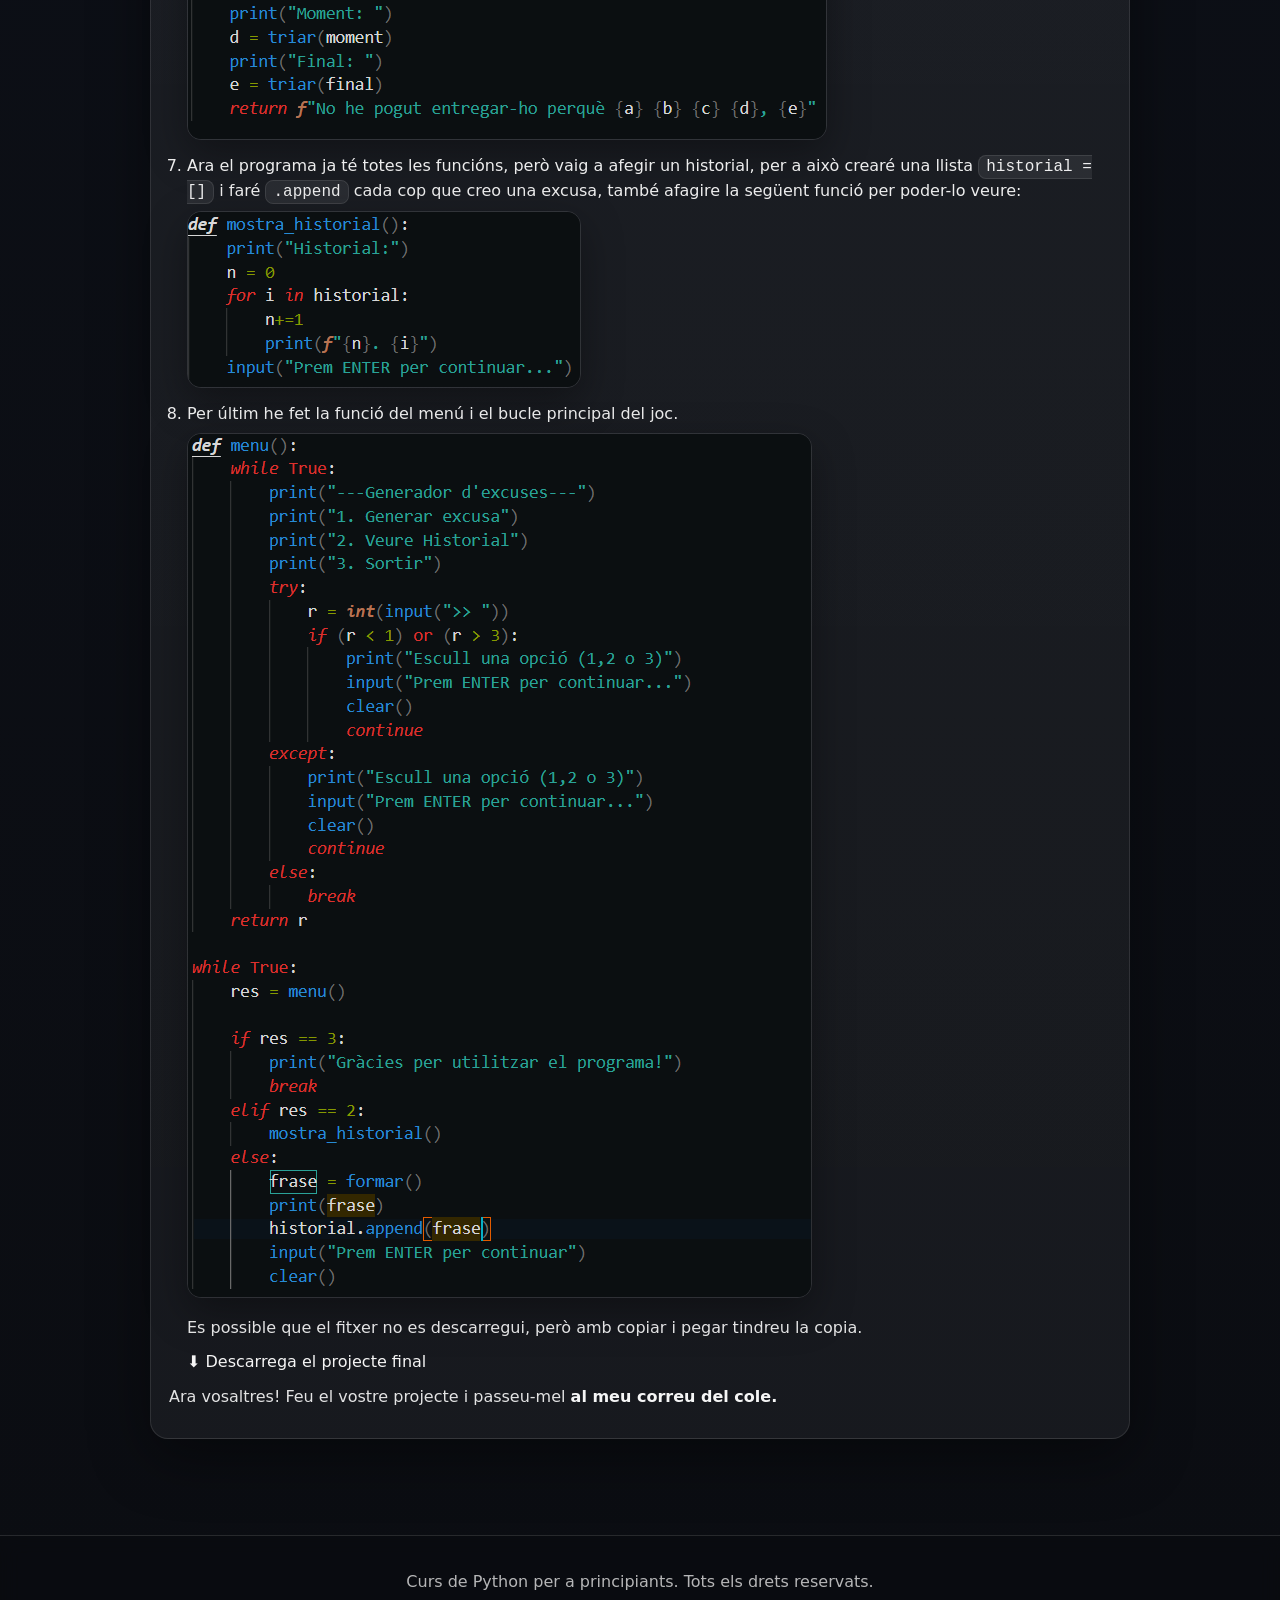
<file: Python-layers/projectes/index.html>
<!DOCTYPE html>
<html lang="en">
<head>
    <meta charset="UTF-8">
    <meta name="viewport" content="width=device-width, initial-scale=1.0">
    <title>Python - Projectes</title>
    <link rel="icon" type="image/x-icon" href="../assets/img/python-logo.png">
    <link rel="stylesheet" href="../css/temes.css">
</head>
<body>
    <!-- Estimo molt el meu nen preciós. -->
    <header class="topbar">
        <div class="container topbar-inner">
            <a class="brand" href="#">
                <img src="../assets/img/python-logo.png" alt="Python Logo" class="logo" />
                <span class="brand-title">Python</span>
            </a>

            <nav class="menu" aria-label="Navegació principal">
                <a href="../index.html" data-title="Inici">Pàgina d'inici</a>
                <a href="../temes/index.html" data-title="Temes">Temes</a>
                <a href="../exercicis/index.html" data-title="Exercicis">Exercicis</a>
                <a href="../projectes/index.html" data-title="Projectes">Projectes</a>
                <a href="../quizzez/index.html" data-title="Quizzez">Quizzez</a>
                <a href="../recursos/index.html" data-title="Recursos">Recursos</a>
            </nav>
        </div>
    </header>
    <main>
        <div style="padding-bottom: 70px;"></div>
        <section class="tema">
            <div class="card">
                <h2>Projecte: Simulador de Supermercat</h2>
                <p>Crea un programa anomenat <code>supermercat.py</code></p>
                <p>El programa haurà de fer el següent:</p>
                <ol>
                    <li>Saludar l'usuari</li>
                    <ul>
                        <li>Demanar el seu nom</li>
                        <li>Mostrar un missatge de benvinguda amb el nom</li>
                    </ul>
                    <li>Demanar els preus</li>
                    <ul>
                        <li>Demanar el preu de 3 productes</li>
                        <li>Guardar preus com a <code>float</code></li>
                    </ul>
                    <li>Calcular el total de la compra</li>
                    <ul>
                        <li>Calcular la suma dels 3 productes</li>
                        <li>Mostrar el total de la compra</li>
                    </ul>
                    <li>Aplicar descomptes si cal</li>
                    <p>Preguntar si és estudiant (sí/no)</p>
                    <p>Aplica aquestes normes:</p>
                    <ul>
                        <li>Si el total és <strong>igual o superior a 50€</strong> → Aplicar un descompte del 10%</li>
                        <li>Si és estudiant <strong>i</strong> el total és igual o superior a 20€ → aplicar un 15% de descompte</li>
                        <li>En qualsevol altre cas, no hi ha descompte</li>
                    </ul>
                    <p>Només s'ha d'aplicar un descompte</p>
                    <p>Mostrar quin descompte s'ha aplicat</p>
                    <li>Mostrar el resultat final</li>
                    <ul>
                        <li>Mostrar el preu final</li>
                        <li>Acomiadar a l'usuari amb el seu nom</li>
                    </ul>
                </ol>
                <details>
                    <summary class="pista">Pista</summary>
                    <p>El programa ha de funcionar de la següent manera:</p>
                    <div class="code-box">
                        demanar nom <br>
                        mostrar benvinguda <br>
                        demanar preu producte 1 <br>
                        demanar preu producte 2 <br>
                        demanar preu producte 3 <br>
                        calcular total <br>
                        mostrar total <br>
                        demanar si és estudiant <br>
                        si total >= 50 → aplicar 10% descompte (if)<br>
                        mostrar descompte aplicat <br>
                        si és estudiant i total >= 20 → aplicar 15% descompte (elif) <br>
                        mostrar descompte aplicat <br>
                        si no → no aplicar descompte (else) <br>
                        mostrar descompte aplicat ("No hi ha descompte.")<br>
                        mostrar preu final <br>
                        acomiadar usuari amb nom <br>

                    </div>
                </details>
                <details>
                    <summary class="pista">Pista 2</summary>
                    <p>Exemple de sortida:</p>
                    <div class="code-box">
                        Quin és el teu nom? Josep <br>
                        Hola Josep, benvingut al supermercat! <br>
                        Introdueix el preu del primer producte: 10 <br>
                        Introdueix el preu del segon producte: 12.5 <br>
                        Introdueix el preu del tercer producte: 3 <br>
                        El total de la compra és: 25.5€ <br>
                        Ets estudiant? (si/no) si <br>
                        Has obtingut un descompte del 15% per ser estudiant i gastar més de 20 euros. <br>
                        El preu final és de 21.675€ <br>
                        Gràcies per la teva compra, Josep! <br>
                    </div>
                </details>
                <details>
                    <summary class="pista">Resultat</summary>
                    <br>
                    <img src="../assets/img/projecte-1-res.png" alt="projecte supermercat resultat" style="width: 100%;">
                </details>
            </div>
        </section>

        <div style="padding-bottom: 70px;"></div>
        <section class="tema">
            <div class="card">
                <h2>Projecte: Endevinar número</h2>
                <p>Crea el fitxer, es dirà <code>endevinar.py</code></p>
                <p>El joc d'endevinar el número va ser un dels primers jocs creats, i també serà un dels teus primers!</p>
                <p>El joc consisteix en el següent:</p>
                <ol>
                    <li>Robot tria un número de l'1 al 100</li>
                    <li>Usuari tria un número de l'1 al 100</li>
                    <li>Si el número de l'usuari és més petit que el del robot, li diu que ha de ser més gran</li>
                    <li>Si el número de l'usuari és més gran que el del robot, li diu que ha de ser més petit.</li>
                    <li>Es repeteix fins a que l'usuari endevina el número</li>
                    <li>Només es juga amb nombres enters positius.</li>
                    <li>Intenta fer el programa una mica a proba derrors:
                        <ul>
                            <li>El número escollt per l'usuari ha de ser enter</li>
                            <li>El número escollit per l'usuari ha de ser positiu</li>
                            <li>El programa no pot petar si pasa alguna d'aquestes coses</li>
                        </ul>
                    </li>
                </ol>
                <h2>Exemple de sortida:</h2>
                <img src="../assets/img/projecte-2-output.py.png" alt="output2" style="width: 70%;">
                <details>
                    <summary class="pista">Pista</summary>
                    <ul>
                        <li>Recorda importar random amb <code>import random</code></li>
                        <li>Utilitza un bucle i trenca'l al encertar amb <code>break</code></li>
                        <li>Fes servir condicions (<code>if, elif, else</code>)</li>
                        <li>Tria el número del bot FORA DEL BUCLE amb <code>numero_bot = random.randrange(1,100)</code></li>
                    </ul>
                </details>
                <details>
                    <summary class="pista">Solució</summary>
                    <img src="../assets/img/projecte-2-res.png" alt="projecte-2-res" style="width: 100%;">
                </details>
            </div>
        </section>

        <div style="padding-bottom: 70px;"></div>
        <section class="tema">
            <div class="card">
                <h2>Projecte Final: La teva gran creació</h2>
                <p>Si estàs llegint això… vol dir que ho has aconseguit.</p>
                <p>Ja no ets només un alumne. Ara saps programar en Python.</p>
                <p>Però abans d’acabar, tens una última missió:</p>
                <p>Crear el teu propi projecte.</p>
                <h3>Idees per inspirar-te:</h3>
                <ul>
                    <li> Un joc de text amb diferents camins i finals</li>
                    <li> Un joc de preguntes amb puntuació</li>
                    <li> Una eina útil (calculadora avançada, gestor de tasques...)</li>
                    <li> Un simulador (batalles, daus, probabilitats...)</li>
                    <li> Un petit sistema de notes o classificacions</li>
                </ul>
                <p>El límit no és el Python. El límit és la teva imaginació.</p>
                <h3>Com a exemple començo jo.</h3>
                <p>El meu projecte és un generador d'excuses.</p>
                <p>La meva primera idea és que et doni a escullir i després monti l'excusa amb les paraules escollides.</p>
                <ol>
                    <li>Per començar el programa, importaré random, així puc afegir mecàniques interessants</li>
                    <p><code>import random</code></p>
                    <li>Ara crearé les llistes amb els subjectes, les accións...</li>
                    <img src="../assets/img/projecte-final-1.png" alt="projecte-img-1" style="width: auto;">
                    <li>Ara ja haig de començar a fer la lògica, ho faré amb funcións, primer la de mostrar les preguntes.</li>
                    <p>Aquesta funció agafa les llistes, fa preguntes i retorna les respostes, intentaré fer-la compacte.</p>
                    <img src="../assets/img/projecte-final-2.png" alt="projecte-img-2" style="width: auto;">
                    <p>Aquesta funció agafa tots els strings de una llista les enumera com a opccions, afageix "Aleatori" al principi
                        i després retorna la resposta si és un número enter i dintre dels paràmetres.
                    </p>
                    <li>La següent funció és per triar un element aleatori de la llista.</li>
                    <img src="../assets/img/projecte-3-res.png" alt="projecte-img-3" style="width: auto;">
                    <li>Ara toca que l'usuari pogui triar:</li>
                    <img src="../assets/img/projecte-final-3.png" alt="projecte-img-3" style="width: auto;">
                    <li>I per ara, l'última funció que falta és poder unir les teves eleccións.</li>
                    <img src="../assets/img/projecte-final-4.png" alt="projecte-img-4" style="width: auto;">
                    <li>Ara el programa ja té totes les funcións, però vaig a afegir un historial, per a això crearé una llista
                        <code>historial = []</code> i faré <code>.append</code> cada cop que creo una excusa, també afagire la següent
                        funció per poder-lo veure:
                    </li>
                    <img src="../assets/img/projecte-final-5png.png" alt="projecte-img-5" style="width: auto;">
                    <li>Per últim he fet la funció del menú i el bucle principal del joc.</li>
                    <img src="../assets/img/projecte-final-6.png" alt="projecte-img-6" style="width: auto;">
                    <p>Es possible que el fitxer no es descarregui, però amb copiar i pegar tindreu la copia.</p>
                    <a href="../projecte-final.py" download="projecte_final.py" type="application/octet-stream" id="nose">
                        ⬇ Descarrega el projecte final
                    </a>
                </ol>
                <p>Ara vosaltres! Feu el vostre projecte i passeu-mel <strong>al meu correu del cole.</strong></p>
            </div>
        </section>
    </main>
    <div style="padding-bottom: 70px;"></div>
    <footer class="footer">
        <div class="container footer-inner">
            <p>Curs de Python per a principiants. Tots els drets reservats.</p>
        </div>
    </footer>
</body>
<script>
    const currentPath = location.pathname;

    document.querySelectorAll(".menu a").forEach(link => {
        const linkURL = new URL(link.href);
        if (linkURL.pathname === currentPath) {
            link.classList.add("active");
        }
    });
</script>
</html>
</file>
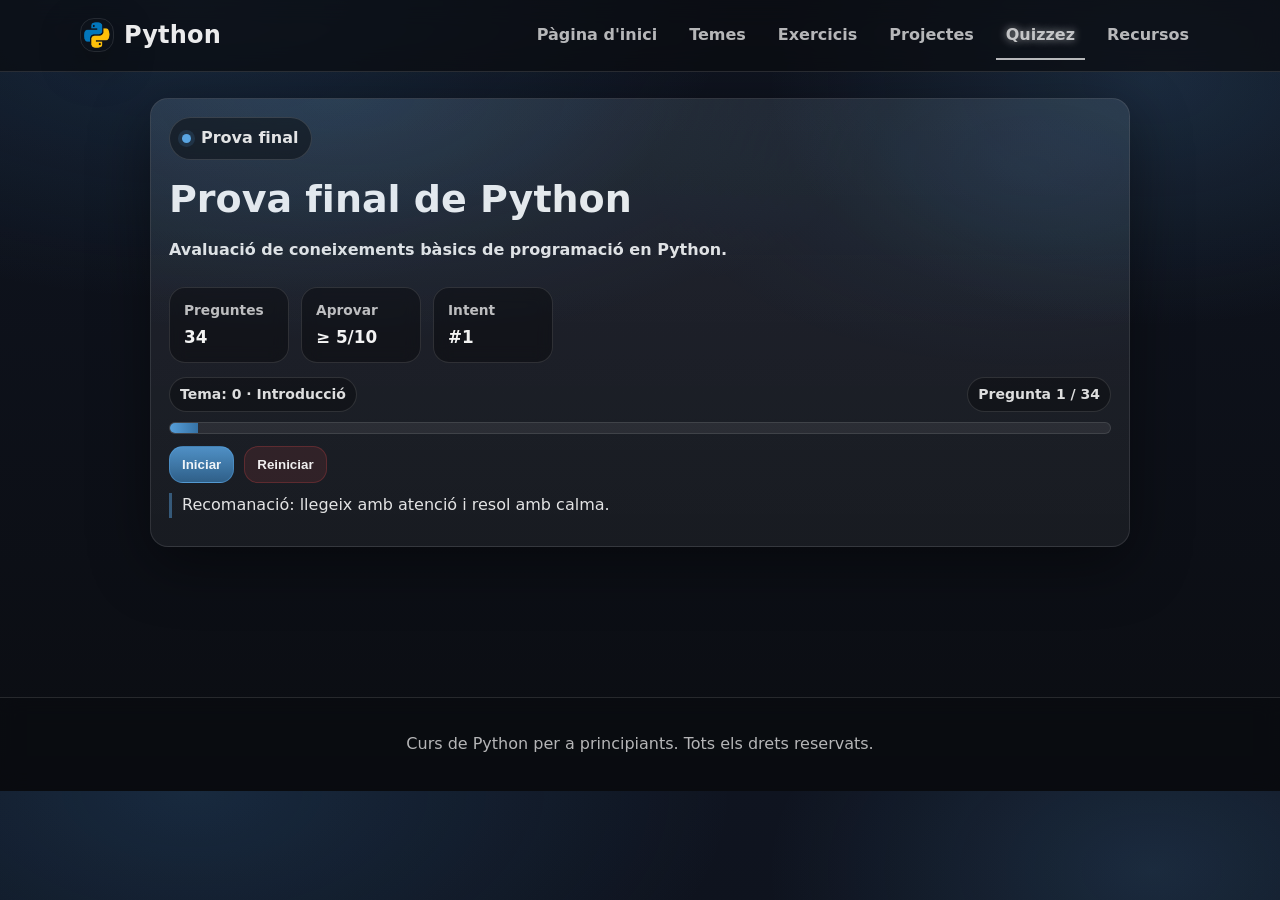
<file: Python-layers/quizzez/index.html>
<!DOCTYPE html>
<html lang="ca">
<head>
  <meta charset="UTF-8" />
  <meta name="viewport" content="width=device-width, initial-scale=1.0" />
  <link rel="stylesheet" href="../css/temes.css" />
  <link rel="icon" href="../assets/img/python-logo.png" type="image/png" />
  <title>Python - Prova final (Quiz)</title>
</head>

<body>
  <header class="topbar">
    <div class="container topbar-inner">
      <a class="brand" href="../index.html">
        <img src="../assets/img/python-logo.png" alt="Python" class="logo" />
        <span class="brand-title">Python</span>
      </a>

      <nav class="menu" aria-label="Navegació principal">
        <a href="../index.html" data-title="Inici">Pàgina d'inici</a>
        <a href="../temes/index.html" data-title="Temes">Temes</a>
        <a href="../exercicis/index.html" data-title="Exercicis">Exercicis</a>
        <a href="../projectes/index.html" data-title="Projectes">Projectes</a>
        <a href="../quizzez/index.html" data-title="Quizzez">Quizzez</a>
        <a href="../recursos/index.html" data-title="Recursos">Recursos</a>
      </nav>
    </div>
  </header>

  <main class="page">
    <section class="quiz-wrap">
      <div class="card quiz-hero hero">
        <div class="hero-bg"></div>

        <div class="row" style="justify-content:space-between; align-items:center;">
          <div>
            <div class="pill"><span class="dot"></span> Prova final</div>
            <h1 class="quiz-title">Prova final de Python</h1>
            <p class="quiz-sub">Avaluació de coneixements bàsics de programació en Python.</p>
          </div>

          <div class="hero-stats" style="justify-content:flex-end; margin-top:0;">
            <div class="stat">
              <div class="stat-k">Preguntes</div>
              <div class="stat-v" id="statTotal">--</div>
            </div>
            <div class="stat">
              <div class="stat-k">Aprovar</div>
              <div class="stat-v">≥ 5/10</div>
            </div>
            <div class="stat">
              <div class="stat-k">Intent</div>
              <div class="stat-v" id="statTry">#1</div>
            </div>
          </div>
        </div>

        <div style="margin-top: 14px;">
          <div class="q-meta">
            <div><span class="chip" id="topicChip">Tema: --</span></div>
            <div><span class="chip" id="counterChip">Pregunta -- / --</span></div>
          </div>
          <div class="progress" aria-label="Progrés del qüestionari" style="margin-top:10px;">
            <div id="progressBar"></div>
          </div>

          <div class="btnbar" style="margin-top:12px;">
            <button class="btn primary" id="btnStart">Iniciar</button>
            <button class="btn ghost" id="btnResume" style="display:none;">Continuar</button>
            <button class="btn danger" id="btnReset" title="Esborra respostes i reinicia el qüestionari">Reiniciar</button>
          </div>

          <p class="hint" id="heroHint">
            Recomanació: llegeix amb atenció i resol amb calma.
          </p>
        </div>
      </div>

      <div class="card" id="quizCard" style="margin-top: 16px; display:none;">
        <div class="q-meta">
          <div><strong id="qTopic">Tema</strong> · <span id="qDifficulty" class="small">dificultat: --</span></div>
          <div class="small">Punts: <strong id="qPoints">--</strong></div>
        </div>

        <h2 class="q-title" id="qTitle">Pregunta</h2>
        <p class="q-text" id="qText">Text</p>

        <pre class="code-box mono" id="qCode" style="display:none; white-space:pre-wrap;"></pre>

        <fieldset class="choices" id="choices" aria-describedby="qHint">
          <legend class="sr-only" id="qLegend">Opcions de resposta</legend>
        </fieldset>

        <div class="btnbar">
          <button class="btn" id="btnPrev">← Anterior</button>
          <button class="btn" id="btnSkip">Ometre</button>
          <button class="btn primary" id="btnNext">Següent →</button>
          <button class="btn primary" id="btnFinish" style="display:none;">Finalitzar</button>
        </div>

        <p class="hint small" id="qHint" style="display:none;"></p>
      </div>

      <div class="card" id="resultCard" style="margin-top: 16px; display:none;">
        <h2 style="margin:0 0 6px; font-size: 26px; font-weight: 950;">Resultat</h2>
        <p id="resultLine" style="margin: 0 0 12px;"></p>

        <div class="row">
          <div class="stat">
            <div class="stat-k">Nota</div>
            <div class="stat-v" id="gradeOut">--/10</div>
          </div>
          <div class="stat">
            <div class="stat-k">Encerts</div>
            <div class="stat-v" id="hitsOut">--</div>
          </div>
          <div class="stat">
            <div class="stat-k">Punts</div>
            <div class="stat-v" id="pointsOut">--</div>
          </div>
        </div>

        <div class="btnbar" style="margin-top: 12px;">
          <button class="btn primary" id="btnReview">Veure correcció</button>
          <button class="btn" id="btnRetry">Repetir prova</button>
        </div>

        <div id="reviewBlock" style="display:none;">
          <h3 style="margin-top: 16px; margin-bottom: 8px;">Correcció</h3>
          <div class="review" id="reviewList"></div>
          <p class="hint small">
            Recomanació: revisa els temes amb més errors, practica amb exercicis curts i torna a intentar-ho.
          </p>
        </div>
      </div>
    </section>
  </main>

  <div style="padding-bottom: 70px;"></div>

  <footer class="footer">
    <div class="container footer-inner">
      <p>Curs de Python per a principiants. Tots els drets reservats.</p>
    </div>
  </footer>

  <script>
    const currentPath = location.pathname;
    document.querySelectorAll(".menu a").forEach(link => {
      const linkURL = new URL(link.href);
      if (linkURL.pathname === currentPath) link.classList.add("active");
    });

    const QUESTIONS = [
      { topic:"0 · Introducció", type:"mcq", diff:"Fàcil", points:1,
        title:"Què és Python?",
        text:"Quina definició és més precisa?",
        choices:[
          "Un llenguatge de programació interpretat, llegible i d’ús general.",
          "Un joc per escriure codi que només funciona amb internet.",
          "Un sistema operatiu com Windows o Linux.",
          "Una base de dades per guardar fitxers .py."
        ],
        answer:0,
        hint:"Python és un llenguatge de programació."
      },
      { topic:"0 · Introducció", type:"mcq", diff:"Fàcil", points:1,
        title:"Executar un fitxer .py",
        text:"Tria l’opció més habitual.",
        choices:[
          "Obrir la terminal i executar: python fitxer.py (o python3 fitxer.py).",
          "Canviar l’extensió .py a .png i obrir-lo.",
          "Copiar el codi a un document i imprimir-lo.",
          "Enviar-ho a una altra persona perquè l’executi."
        ],
        answer:0,
        hint:"La terminal és un mètode universal."
      },
      { topic:"0 · Introducció", type:"tf", diff:"Fàcil", points:1,
        title:"Errors",
        text:"Un error vol dir que s’ha fet malbé l’ordinador.",
        choices:["Vertader","Fals"],
        answer:1,
        hint:"Un error indica què cal corregir."
      },

      { topic:"1 · Entrada i sortida", type:"mcq", diff:"Fàcil", points:1,
        title:"print()",
        text:"Què fa print()?",
        choices:[
          "Mostra informació per pantalla.",
          "Llegeix el teclat de l’usuari.",
          "Guarda variables automàticament.",
          "Esborra el programa."
        ],
        answer:0
      },
      { topic:"1 · Entrada i sortida", type:"mcq", diff:"Fàcil", points:1,
        title:"input()",
        text:"Què retorna input()?",
        choices:[
          "Sempre un número (int).",
          "Sempre un booleà (True/False).",
          "Un text (str) amb el que escriu l’usuari.",
          "No retorna res."
        ],
        answer:2,
        hint:"Si cal un número: int(input())."
      },
      { topic:"1 · Entrada i sortida", type:"mcq", diff:"Fàcil", points:1,
        title:"Desar una entrada",
        text:"Quina línia desa el nom que escriu l’usuari?",
        choices:[
          "input = nom",
          "nom = input(\"Com et dius? \")",
          "print(nom) = input()",
          "nom == input()"
        ],
        answer:1
      },

      { topic:"2 · Variables", type:"mcq", diff:"Fàcil", points:1,
        title:"Variable",
        text:"Quina metàfora descriu millor una variable?",
        choices:[
          "Una caixa amb etiqueta que conté un valor.",
          "Una impressora.",
          "Un error controlat.",
          "Un tipus de bucle."
        ],
        answer:0
      },
      { topic:"2 · Variables", type:"mcq", diff:"Mitjana", points:2,
        title:"Tipus bàsics",
        text:"Quin d’aquests és un bool?",
        choices:[
          "\"True\"",
          "True",
          "1.0",
          "\"false\""
        ],
        answer:1,
        hint:"Sense cometes: True/False són booleans."
      },
      { topic:"2 · Variables", type:"mcq", diff:"Mitjana", points:2,
        title:"type()",
        text:"Què imprimirà aquest codi?",
        code:"x = 3\nprint(type(x))",
        choices:[
          "<class 'str'>",
          "<class 'int'>",
          "<type 'int'>",
          "3"
        ],
        answer:1
      },

      { topic:"3 · Operacions i conversions", type:"mcq", diff:"Mitjana", points:2,
        title:"Operadors",
        text:"Quin operador retorna el residu d’una divisió?",
        choices:["/","//","%","**"],
        answer:2
      },
      { topic:"3 · Operacions i conversions", type:"mcq", diff:"Mitjana", points:2,
        title:"Divisió entera",
        text:"Quin és el resultat de 7 // 2?",
        choices:["3","3.5","4","Error"],
        answer:0
      },
      { topic:"3 · Operacions i conversions", type:"mcq", diff:"Mitjana", points:2,
        title:"Conversió de text a enter",
        text:"Si s = \"12\" i vols el número 12, què fas?",
        choices:[
          "float(s) sempre.",
          "int(s)",
          "type(s)",
          "str(s)"
        ],
        answer:1
      },

      { topic:"4 · Condicionals", type:"tf", diff:"Fàcil", points:1,
        title:"Comparació",
        text:"En Python, == comprova si dos valors són iguals.",
        choices:["Vertader","Fals"],
        answer:0
      },
      { topic:"4 · Condicionals", type:"mcq", diff:"Mitjana", points:2,
        title:"if / else",
        text:"Quina estructura és correcta?",
        choices:[
          "if x > 0 { print('ok') }",
          "if x > 0: print('ok') else: print(no)",
          "if x > 0: print('ok') else: print('no')",
          "if (x > 0) then print('ok')"
        ],
        answer:2,
        hint:"En Python: dos punts i indentació."
      },
      { topic:"4 · Condicionals", type:"mcq", diff:"Mitjana", points:2,
        title:"Operadors lògics",
        text:"Quina expressió significa: “x és entre 1 i 10 (inclòs)”?",
        choices:[
          "x == 1 or 10",
          "1 <= x <= 10",
          "x >= 1 or x <= 10",
          "x > 1 and x < 10 (inclòs)"
        ],
        answer:1
      },

      { topic:"5 · while", type:"mcq", diff:"Mitjana", points:2,
        title:"Bucle infinit",
        text:"Què fa que un while sigui infinit habitualment?",
        choices:[
          "Que no hi hagi print() dins.",
          "Que la condició sempre sigui True i no canviï.",
          "Que hi hagi input().",
          "Que hi hagi un break sempre."
        ],
        answer:1
      },
      { topic:"5 · while", type:"mcq", diff:"Mitjana", points:2,
        title:"break",
        text:"Què fa break dins un bucle?",
        choices:[
          "Salta a la següent iteració.",
          "Surt del bucle immediatament.",
          "Atura el programa definitivament.",
          "Converteix un int a float."
        ],
        answer:1
      },

      { topic:"6 · for", type:"mcq", diff:"Mitjana", points:2,
        title:"range()",
        text:"Quants valors genera range(5)?",
        choices:["5 (0..4)","4 (1..4)","6 (0..5)","Depèn de l’entorn"],
        answer:0
      },
      { topic:"6 · for", type:"mcq", diff:"Mitjana", points:2,
        title:"Recorregut",
        text:"Quin codi imprimeix 0, 1, 2?",
        choices:[
          "for i in range(3): print(i)",
          "for i in range(1,3): print(i)",
          "for i in range(0,2): print(i)",
          "for i in 3: print(i)"
        ],
        answer:0
      },

      { topic:"7 · random", type:"mcq", diff:"Mitjana", points:2,
        title:"Importar random",
        text:"Quina línia és correcta?",
        choices:[
          "import randint",
          "from random import python",
          "import random",
          "random import"
        ],
        answer:2
      },
      { topic:"7 · random", type:"mcq", diff:"Mitjana", points:2,
        title:"randint()",
        text:"random.randint(1,6) pot retornar…",
        choices:[
          "Només 1 a 5",
          "1 a 6 (inclòs)",
          "0 a 6",
          "Només 2, 4, 6"
        ],
        answer:1,
        hint:"randint(a,b) inclou a i b."
      },

      { topic:"8 · Llistes", type:"mcq", diff:"Mitjana", points:2,
        title:"Llista buida",
        text:"Com es crea una llista buida?",
        choices:[
          "{}",
          "[]",
          "()",
          "list = 0"
        ],
        answer:1
      },
      { topic:"8 · Llistes", type:"mcq", diff:"Mitjana", points:2,
        title:"append()",
        text:"Quina línia afegeix \"espasa\" a inventari?",
        choices:[
          "inventari.add('espasa')",
          "inventari.append('espasa')",
          "inventari.push('espasa')",
          "inventari.insert()"
        ],
        answer:1
      },
      { topic:"8 · Llistes", type:"mcq", diff:"Difícil", points:3,
        title:"Índex",
        text:"Si llista = ['a','b','c'], què és llista[0]?",
        choices:["'a'","'b'","'c'","Error"],
        answer:0,
        hint:"L’índex del primer element és 0."
      },

      { topic:"9 · Funcions", type:"mcq", diff:"Mitjana", points:2,
        title:"Definir una funció",
        text:"Com es defineix una funció?",
        choices:[
          "function saludar():",
          "def saludar():",
          "def saludar[]:",
          "saludar def():"
        ],
        answer:1
      },
      { topic:"9 · Funcions", type:"mcq", diff:"Difícil", points:3,
        title:"print vs return",
        text:"Quina diferència hi ha entre print i return?",
        choices:[
          "Cap: són equivalents.",
          "print mostra; return retorna un valor fora de la funció.",
          "return només s’utilitza en bucles.",
          "print només existeix a Windows."
        ],
        answer:1
      },

      { topic:"10 · Strings", type:"mcq", diff:"Mitjana", points:2,
        title:"Normalització d’entrada",
        text:"Per comparar una resposta sense errors d’espais/majúscules, què faries?",
        choices:[
          "resp = input().lower().strip()",
          "resp = input().upper().append()",
          "resp = print(input())",
          "resp = input().int()"
        ],
        answer:0
      },
      { topic:"10 · Strings", type:"mcq", diff:"Difícil", points:3,
        title:"f-strings",
        text:"Quina opció és una f-string correcta?",
        choices:[
          "print(f\"Hola {nom}\")",
          "print(\"Hola {nom}\")",
          "print(f'Hola ' + {nom})",
          "print('f Hola {nom}')"
        ],
        answer:0
      },
      { topic:"10 · Strings", type:"tf", diff:"Mitjana", points:2,
        title:"Operador in",
        text:"'a' in 'casa' és True.",
        choices:["Vertader","Fals"],
        answer:0
      },

      { topic:"11 · Errors i depuració", type:"mcq", diff:"Mitjana", points:2,
        title:"Llegir errors",
        text:"Quan surt un error, el primer pas recomanat és…",
        choices:[
          "Reiniciar l’ordinador immediatament.",
          "Llegir la darrera línia del missatge d’error i revisar la línia de codi indicada.",
          "Esborrar el fitxer i començar de zero.",
          "Ignorar l’error i continuar."
        ],
        answer:1
      },
      { topic:"11 · Errors i depuració", type:"mcq", diff:"Difícil", points:3,
        title:"Depuració amb print",
        text:"Per entendre què passa, una tècnica útil és…",
        choices:[
          "Afegir print() temporals per veure valors i el flux del programa.",
          "No fer canvis i esperar que funcioni.",
          "Canviar totes les variables a X.",
          "Eliminar els dos punts dels condicionals."
        ],
        answer:0
      },

      { topic:"12 · Menús", type:"mcq", diff:"Difícil", points:3,
        title:"Patró de menú",
        text:"Quin patró és habitual per un menú que es repeteix fins sortir?",
        choices:[
          "if True: menu()",
          "while True: ... i break quan l’opció sigui “sortir”",
          "for True in menu:",
          "def menu: while end"
        ],
        answer:1
      },
      { topic:"12 · Menús", type:"mcq", diff:"Difícil", points:3,
        title:"Sortida del menú",
        text:"Si l’usuari tria “0 = sortir”, què es fa habitualment?",
        choices:[
          "break (per sortir del bucle del menú)",
          "continue (per sortir del programa)",
          "return False (fora d’una funció)",
          "print('Sortit') i continuar el bucle"
        ],
        answer:0
      },

      { topic:"Bonus · Mix", type:"mcq", diff:"Difícil", points:4,
        title:"Mini-codi",
        text:"Què imprimeix aquest codi?",
        code:"x = '3'\ny = 2\nprint(x * y)",
        choices:[
          "5",
          "6",
          "'33'",
          "Error"
        ],
        answer:2,
        hint:"Multiplicar un string per un int repeteix el text."
      }
    ];

    const LS_KEY = "python_quiz_final_v2";

    const state = {
      idx: 0,
      answers: Array(QUESTIONS.length).fill(null),
      started: false,
      tries: 1
    };

    const statTotal = document.getElementById("statTotal");
    const statTry = document.getElementById("statTry");
    const topicChip = document.getElementById("topicChip");
    const counterChip = document.getElementById("counterChip");
    const progressBar = document.getElementById("progressBar");

    const btnStart = document.getElementById("btnStart");
    const btnResume = document.getElementById("btnResume");
    const btnReset = document.getElementById("btnReset");

    const quizCard = document.getElementById("quizCard");
    const resultCard = document.getElementById("resultCard");

    const qTopic = document.getElementById("qTopic");
    const qDifficulty = document.getElementById("qDifficulty");
    const qPoints = document.getElementById("qPoints");
    const qTitle = document.getElementById("qTitle");
    const qText = document.getElementById("qText");
    const qCode = document.getElementById("qCode");
    const qHint = document.getElementById("qHint");
    const qLegend = document.getElementById("qLegend");
    const choicesEl = document.getElementById("choices");

    const btnPrev = document.getElementById("btnPrev");
    const btnSkip = document.getElementById("btnSkip");
    const btnNext = document.getElementById("btnNext");
    const btnFinish = document.getElementById("btnFinish");

    const resultLine = document.getElementById("resultLine");
    const gradeOut = document.getElementById("gradeOut");
    const hitsOut = document.getElementById("hitsOut");
    const pointsOut = document.getElementById("pointsOut");
    const btnReview = document.getElementById("btnReview");
    const btnRetry = document.getElementById("btnRetry");
    const reviewBlock = document.getElementById("reviewBlock");
    const reviewList = document.getElementById("reviewList");

    statTotal.textContent = QUESTIONS.length;

    function save() {
      localStorage.setItem(LS_KEY, JSON.stringify(state));
    }

    function sanitizeLoadedAnswers(answers) {
      const safe = Array(QUESTIONS.length).fill(null);
      if (!Array.isArray(answers) || answers.length !== QUESTIONS.length) return safe;
      for (let i = 0; i < QUESTIONS.length; i++) {
        const a = answers[i];
        if (a === null) {
          safe[i] = null;
          continue;
        }
        if (Number.isInteger(a) && a >= 0 && a < QUESTIONS[i].choices.length) {
          safe[i] = a;
          continue;
        }
        safe[i] = null;
      }
      return safe;
    }

    function load() {
      try {
        const raw = localStorage.getItem(LS_KEY);
        if (!raw) return false;
        const obj = JSON.parse(raw);
        if (!obj) return false;

        const idx = Number.isInteger(obj.idx) ? obj.idx : 0;
        state.idx = Math.max(0, Math.min(QUESTIONS.length - 1, idx));
        state.answers = sanitizeLoadedAnswers(obj.answers);
        state.started = !!obj.started;

        const tries = Number.isInteger(obj.tries) ? obj.tries : 1;
        state.tries = Math.max(1, tries);

        return true;
      } catch (e) {
        return false;
      }
    }

    function reset(all = true) {
      state.idx = 0;
      state.answers = Array(QUESTIONS.length).fill(null);
      state.started = false;
      if (all) state.tries = 1;
      save();
      showHero();
    }

    function updateTopChips() {
      const q = QUESTIONS[state.idx];
      topicChip.textContent = "Tema: " + (q?.topic ?? "--");
      counterChip.textContent = `Pregunta ${state.idx + 1} / ${QUESTIONS.length}`;
      const pct = Math.round(((state.idx + 1) / QUESTIONS.length) * 100);
      progressBar.style.width = (isFinite(pct) ? pct : 0) + "%";
    }

    function showHero() {
      quizCard.style.display = "none";
      resultCard.style.display = "none";
      statTry.textContent = "#" + state.tries;
      updateTopChips();
      btnStart.style.display = state.started ? "none" : "inline-flex";
      btnResume.style.display = state.started ? "inline-flex" : "none";
    }

    function setChoiceLine(containerDiv, index, label) {
      const strong = document.createElement("strong");
      strong.textContent = `${String.fromCharCode(65 + index)}.`;
      const textNode = document.createTextNode(" " + label);
      containerDiv.appendChild(strong);
      containerDiv.appendChild(textNode);
    }

    function renderQuestion() {
      const q = QUESTIONS[state.idx];
      if (!q) return;

      updateTopChips();

      qTopic.textContent = q.topic;
      qDifficulty.textContent = "dificultat: " + q.diff;
      qPoints.textContent = String(q.points);

      qTitle.textContent = q.title;
      qText.textContent = q.text;

      qLegend.textContent = `Opcions de resposta: ${q.title}`;

      if (q.code) {
        qCode.style.display = "block";
        qCode.textContent = q.code;
      } else {
        qCode.style.display = "none";
        qCode.textContent = "";
      }

      if (q.hint) {
        qHint.style.display = "block";
        qHint.textContent = "Pista: " + q.hint;
      } else {
        qHint.style.display = "none";
        qHint.textContent = "";
      }

      while (choicesEl.firstChild) choicesEl.removeChild(choicesEl.firstChild);

      const savedAns = state.answers[state.idx];

      q.choices.forEach((label, i) => {
        const id = `q${state.idx}_c${i}`;

        const wrap = document.createElement("label");
        wrap.className = "choice";
        wrap.setAttribute("for", id);

        const input = document.createElement("input");
        input.type = "radio";
        input.name = `choice_${state.idx}`;
        input.id = id;
        input.value = String(i);
        input.checked = (savedAns === i);

        input.addEventListener("change", () => {
          state.answers[state.idx] = i;
          save();
        });

        const text = document.createElement("div");
        setChoiceLine(text, i, label);

        wrap.appendChild(input);
        wrap.appendChild(text);
        choicesEl.appendChild(wrap);
      });

      btnPrev.disabled = (state.idx === 0);
      btnNext.style.display = (state.idx === QUESTIONS.length - 1) ? "none" : "inline-flex";
      btnFinish.style.display = (state.idx === QUESTIONS.length - 1) ? "inline-flex" : "none";
    }

    function startQuiz() {
      state.started = true;
      save();
      resultCard.style.display = "none";
      quizCard.style.display = "block";
      renderQuestion();
      btnStart.style.display = "none";
      btnResume.style.display = "inline-flex";
    }

    function next() {
      if (state.idx < QUESTIONS.length - 1) {
        state.idx++;
        save();
        renderQuestion();
      }
    }

    function prev() {
      if (state.idx > 0) {
        state.idx--;
        save();
        renderQuestion();
      }
    }

    function skip() {
      if (state.idx < QUESTIONS.length - 1) next();
    }

    function computeScore() {
      let pointsPossible = 0;
      let pointsGot = 0;
      let hits = 0;
      let answered = 0;

      for (let i = 0; i < QUESTIONS.length; i++) {
        const q = QUESTIONS[i];
        pointsPossible += q.points;
        const a = state.answers[i];
        if (a !== null) answered++;
        if (a === q.answer) {
          pointsGot += q.points;
          hits++;
        }
      }

      const grade = pointsPossible ? (pointsGot / pointsPossible) * 10 : 0;
      const grade1 = Math.round(grade * 10) / 10;

      return { pointsPossible, pointsGot, grade: grade1, hits, answered };
    }

    function finish() {
      const s = computeScore();

      quizCard.style.display = "none";
      resultCard.style.display = "block";

      gradeOut.textContent = `${s.grade}/10`;
      hitsOut.textContent = `${s.hits}/${QUESTIONS.length}`;
      pointsOut.textContent = `${s.pointsGot}/${s.pointsPossible}`;

      const pass = s.grade >= 5;
      let msg = "Resultat registrat.";
      if (s.grade >= 9.5) msg = "Excel·lent. Domini molt alt dels conceptes avaluats.";
      else if (s.grade >= 8) msg = "Molt bon resultat. Base sòlida.";
      else if (s.grade >= 6.5) msg = "Bon resultat. Recomanable reforçar alguns punts.";
      else if (pass) msg = "Aprovat. Continua practicant per consolidar conceptes.";
      else msg = "No assolit. Revisa els temes principals i torna-ho a intentar.";

      const answeredMsg = (s.answered < QUESTIONS.length)
        ? ` Has respost ${s.answered}/${QUESTIONS.length}. Les no contestades puntuen 0.`
        : "";

      resultLine.textContent = `${pass ? "✅" : "❌"} ${msg}${answeredMsg}`;

      reviewBlock.style.display = "none";
      reviewList.innerHTML = "";
      progressBar.style.width = "100%";
      save();
    }

    function makeReviewItem(q, index) {
      const userA = state.answers[index];
      const ok = (userA === q.answer);

      const item = document.createElement("div");
      item.className = "review-item " + (ok ? "ok" : "bad");

      const meta = document.createElement("div");
      meta.className = "small";
      meta.textContent = `${q.topic} · ${q.diff} · ${q.points} punts`;

      const title = document.createElement("div");
      title.style.marginTop = "6px";
      const titleStrong = document.createElement("strong");
      titleStrong.textContent = `${index + 1}.`;
      title.appendChild(titleStrong);
      title.appendChild(document.createTextNode(" " + q.title));

      const text = document.createElement("div");
      text.className = "small";
      text.style.marginTop = "6px";
      text.textContent = q.text;

      item.appendChild(meta);
      item.appendChild(title);
      item.appendChild(text);

      if (q.code) {
        const pre = document.createElement("pre");
        pre.className = "code-box mono";
        pre.style.marginTop = "10px";
        pre.style.whiteSpace = "pre-wrap";
        pre.textContent = q.code;
        item.appendChild(pre);
      }

      const block = document.createElement("div");
      block.style.marginTop = "10px";

      const yourLine = document.createElement("div");
      yourLine.className = "small";
      const yourPrefix = document.createElement("span");
      yourPrefix.textContent = "La teva resposta: ";
      yourLine.appendChild(yourPrefix);

      if (userA === null) {
        const em = document.createElement("em");
        em.textContent = "No contestada";
        yourLine.appendChild(em);
      } else {
        const yourStrong = document.createElement("strong");
        yourStrong.textContent = `${String.fromCharCode(65 + userA)}.`;
        yourLine.appendChild(yourStrong);
        yourLine.appendChild(document.createTextNode(" " + q.choices[userA]));
      }

      const corrLine = document.createElement("div");
      corrLine.className = "small";
      const corrPrefix = document.createElement("span");
      corrPrefix.textContent = "Correcta: ";
      corrLine.appendChild(corrPrefix);

      const corrStrong = document.createElement("strong");
      corrStrong.textContent = `${String.fromCharCode(65 + q.answer)}.`;
      corrLine.appendChild(corrStrong);
      corrLine.appendChild(document.createTextNode(" " + q.choices[q.answer]));

      block.appendChild(yourLine);
      block.appendChild(corrLine);

      if (!ok && q.hint) {
        const hint = document.createElement("div");
        hint.className = "hint small";
        hint.style.marginTop = "10px";
        hint.textContent = "Pista: " + q.hint;
        block.appendChild(hint);
      }

      item.appendChild(block);
      return item;
    }

    function makeReview() {
      reviewList.innerHTML = "";
      for (let i = 0; i < QUESTIONS.length; i++) {
        reviewList.appendChild(makeReviewItem(QUESTIONS[i], i));
      }
    }

    function retry() {
      state.tries += 1;
      state.idx = 0;
      state.answers = Array(QUESTIONS.length).fill(null);
      state.started = true;
      save();
      showHero();
      startQuiz();
    }

    btnStart.addEventListener("click", startQuiz);
    btnResume.addEventListener("click", startQuiz);
    btnReset.addEventListener("click", () => reset(true));

    btnPrev.addEventListener("click", prev);
    btnNext.addEventListener("click", next);
    btnSkip.addEventListener("click", skip);
    btnFinish.addEventListener("click", finish);

    btnReview.addEventListener("click", () => {
      if (reviewBlock.style.display === "none") {
        makeReview();
        reviewBlock.style.display = "block";
        btnReview.textContent = "Amagar correcció";
      } else {
        reviewBlock.style.display = "none";
        btnReview.textContent = "Veure correcció";
      }
    });

    btnRetry.addEventListener("click", retry);

    const had = load();
    showHero();

    if (had && state.started) {
      btnStart.style.display = "none";
      btnResume.style.display = "inline-flex";
    }

    updateTopChips();

    document.addEventListener("keydown", (e) => {
      if (quizCard.style.display === "none") return;
      if (e.key !== "Enter") return;

      const el = document.activeElement;
      const tag = el && el.tagName ? el.tagName.toUpperCase() : "";
      const interactive = ["INPUT", "BUTTON", "A", "TEXTAREA", "SELECT", "OPTION"].includes(tag);
      if (interactive) return;

      e.preventDefault();
      if (state.idx === QUESTIONS.length - 1) finish();
      else next();
    });
  </script>
</body>
</html>
</file>
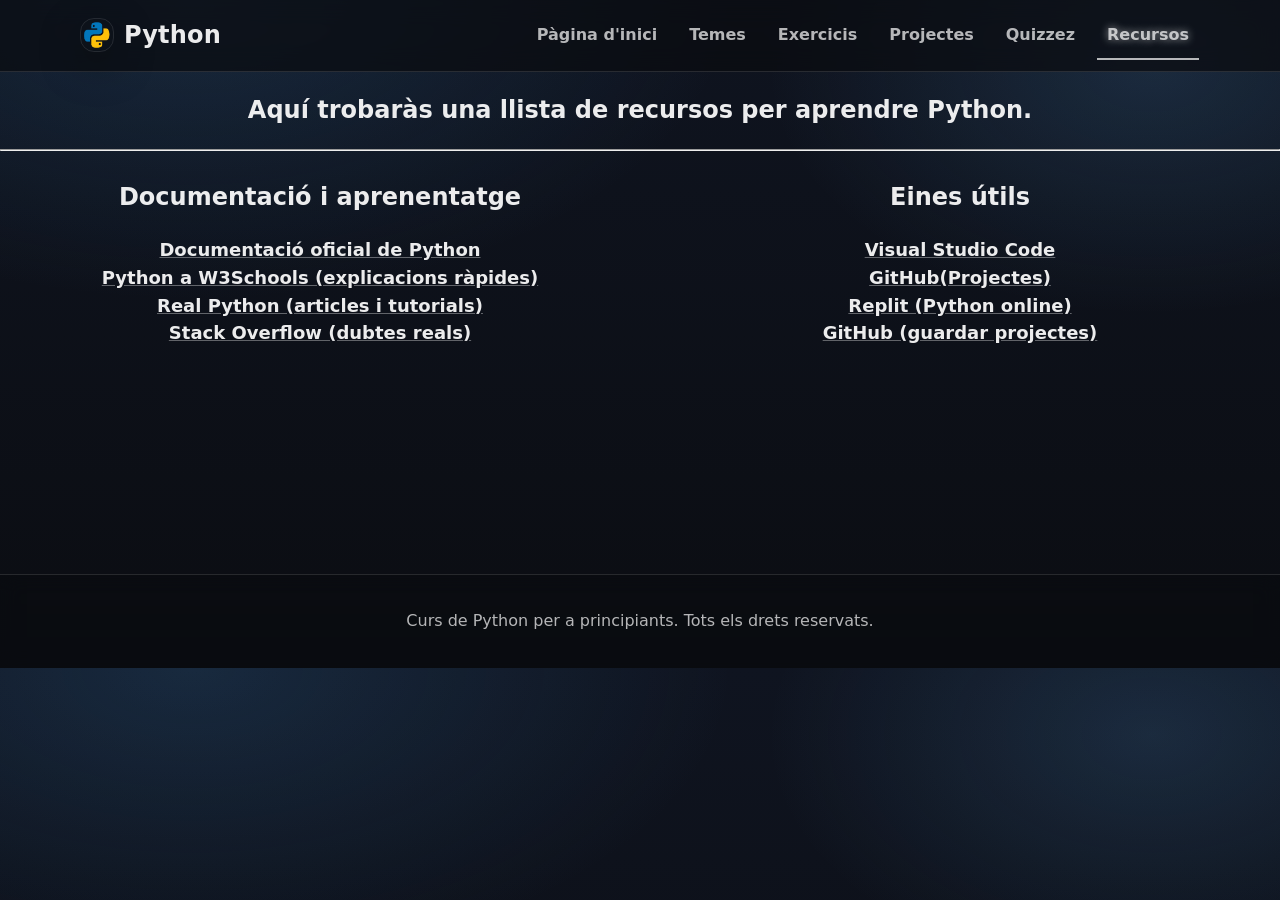
<file: Python-layers/recursos/index.html>
<!DOCTYPE html>
<html lang="en">
<head>
    <meta charset="UTF-8">
    <meta name="viewport" content="width=device-width, initial-scale=1.0">
    <link rel="stylesheet" href="../css/temes.css">
    <link rel="icon" href="../assets/img/python-logo.png" type="image/png" />
    <title>Python - Recursos</title>
</head>
<body>
    <header class="topbar">
        <div class="container topbar-inner">
            <a class="brand" href="#">
                <img src="../assets/img/python-logo.png" alt="Python Logo" class="logo" />
                <span class="brand-title">Python</span>
            </a>

            <nav class="menu" aria-label="Navegació principal">
                <a href="../index.html" data-title="Inici">Pàgina d'inici</a>
                <a href="../temes/index.html" data-title="Temes">Temes</a>
                <a href="../exercicis/index.html" data-title="Exercicis">Exercicis</a>
                <a href="../projectes/index.html" data-title="Projectes">Projectes</a>
                <a href="../quizzez/index.html" data-title="Quizzez">Quizzez</a>
                <a href="../recursos/index.html" data-title="Recursos">Recursos</a>
            </nav>
        </div>
    </header>
    <main>
        <h2 style="text-align: center;">Aquí trobaràs una llista de recursos per aprendre Python.</h2>
        <hr>
            <div style="display: flex;">
        <!-- Columna 1 -->
            <div class="recursos">
                <h2>Documentació i aprenentatge</h2>

                <a href="https://docs.python.org/3/" target="_blank">
                    Documentació oficial de Python
                </a> <br>

                <a href="https://www.w3schools.com/python/" target="_blank">
                    Python a W3Schools (explicacions ràpides)
                </a> <br>

                <a href="https://realpython.com/" target="_blank">
                    Real Python (articles i tutorials)
                </a> <br>

                <a href="https://stackoverflow.com/questions/tagged/python" target="_blank">
                    Stack Overflow (dubtes reals)
                </a> <br>
            </div>

            <!-- Columna 2 -->
            <div class="recursos">
                <h2>Eines útils</h2>

                <a href="https://code.visualstudio.com/" target="_blank">
                    Visual Studio Code
                </a> <br>

                <a href="https://github.com/python" target="_blank">
                    GitHub(Projectes)
                </a> <br>

                <a href="https://replit.com/" target="_blank">
                    Replit (Python online)
                </a> <br>

                <a href="https://github.com/" target="_blank">
                    GitHub (guardar projectes)
                </a> <br>
            </div>
            <div style="padding-bottom: 27%;"></div>
        </div>
    </main>
    <div style="padding-bottom: 70px;"></div>
    <footer class="footer">
        <div class="container footer-inner">
            <p>Curs de Python per a principiants. Tots els drets reservats.</p>
        </div>
    </footer>
</body>
<script>
    const currentPath = location.pathname;

    document.querySelectorAll(".menu a").forEach(link => {
        const linkURL = new URL(link.href);
        if (linkURL.pathname === currentPath) {
            link.classList.add("active");
        }
    });
</script>
</html>
</file>
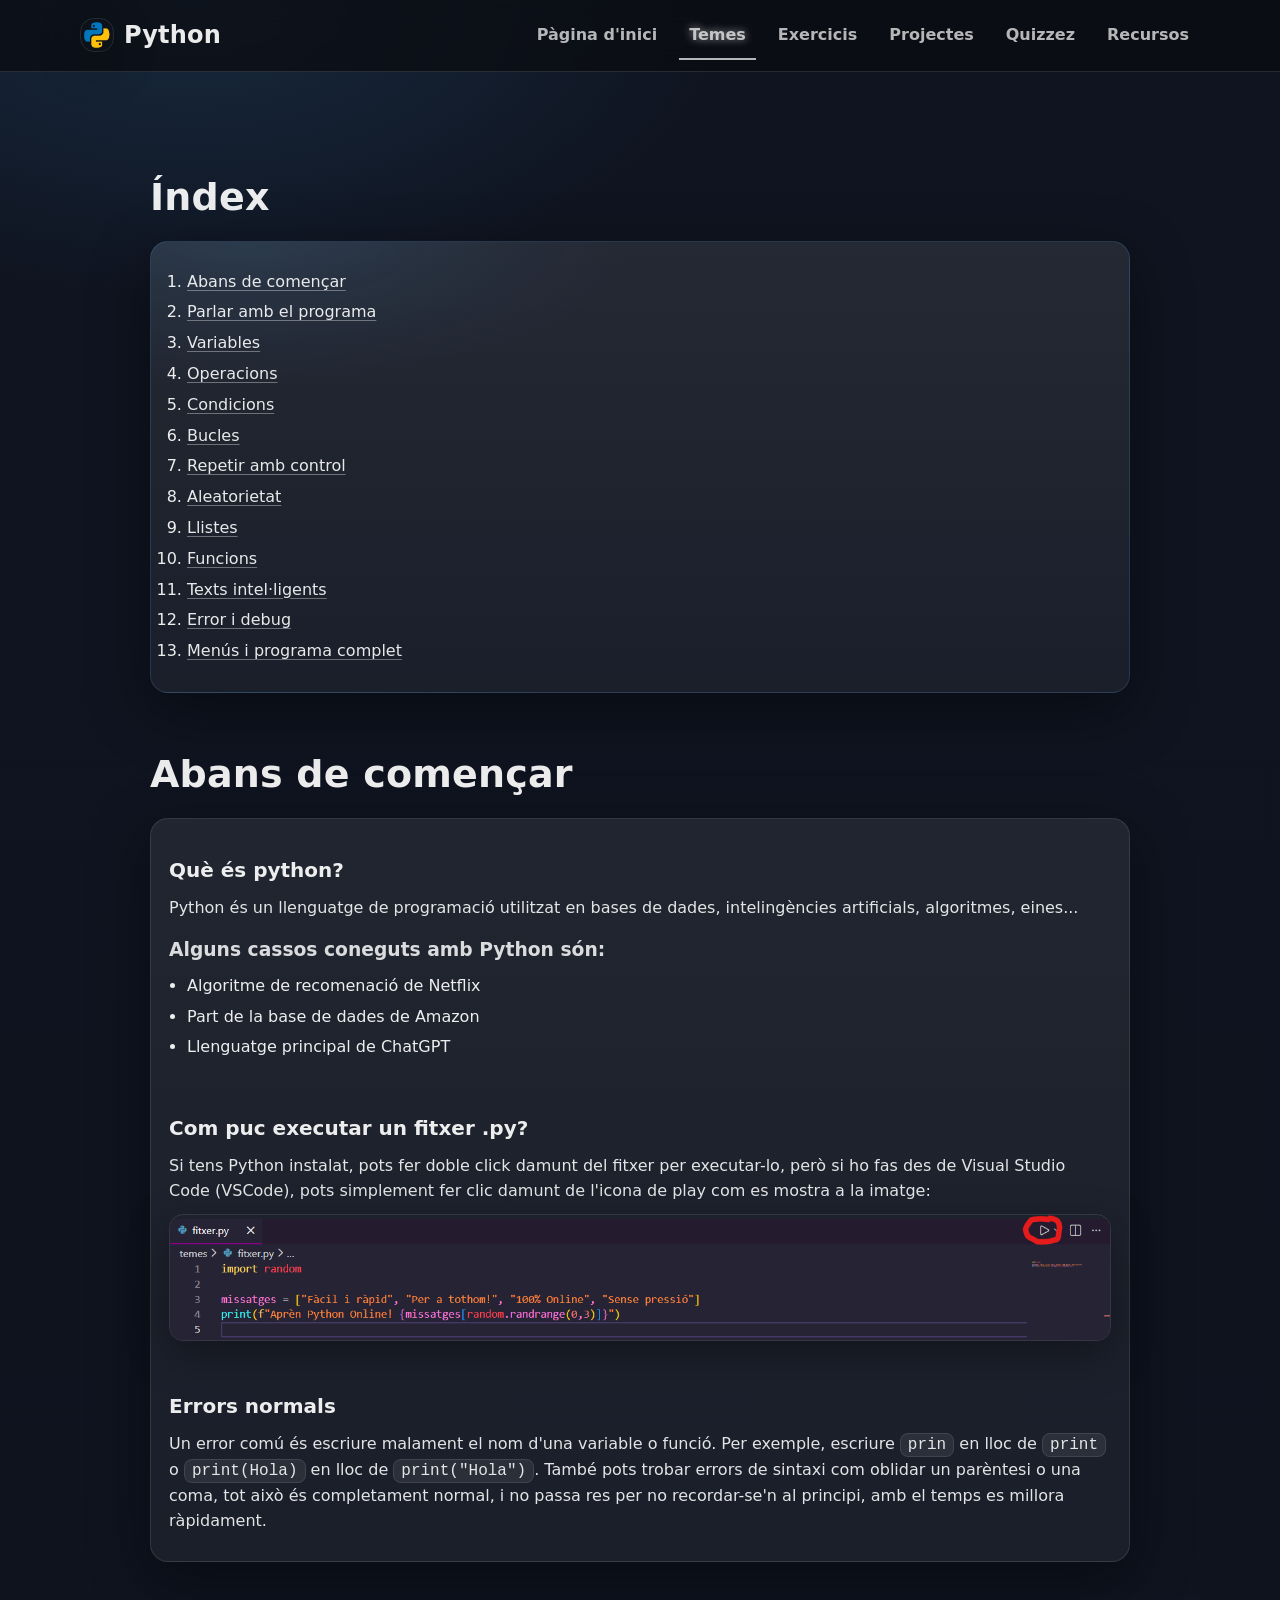
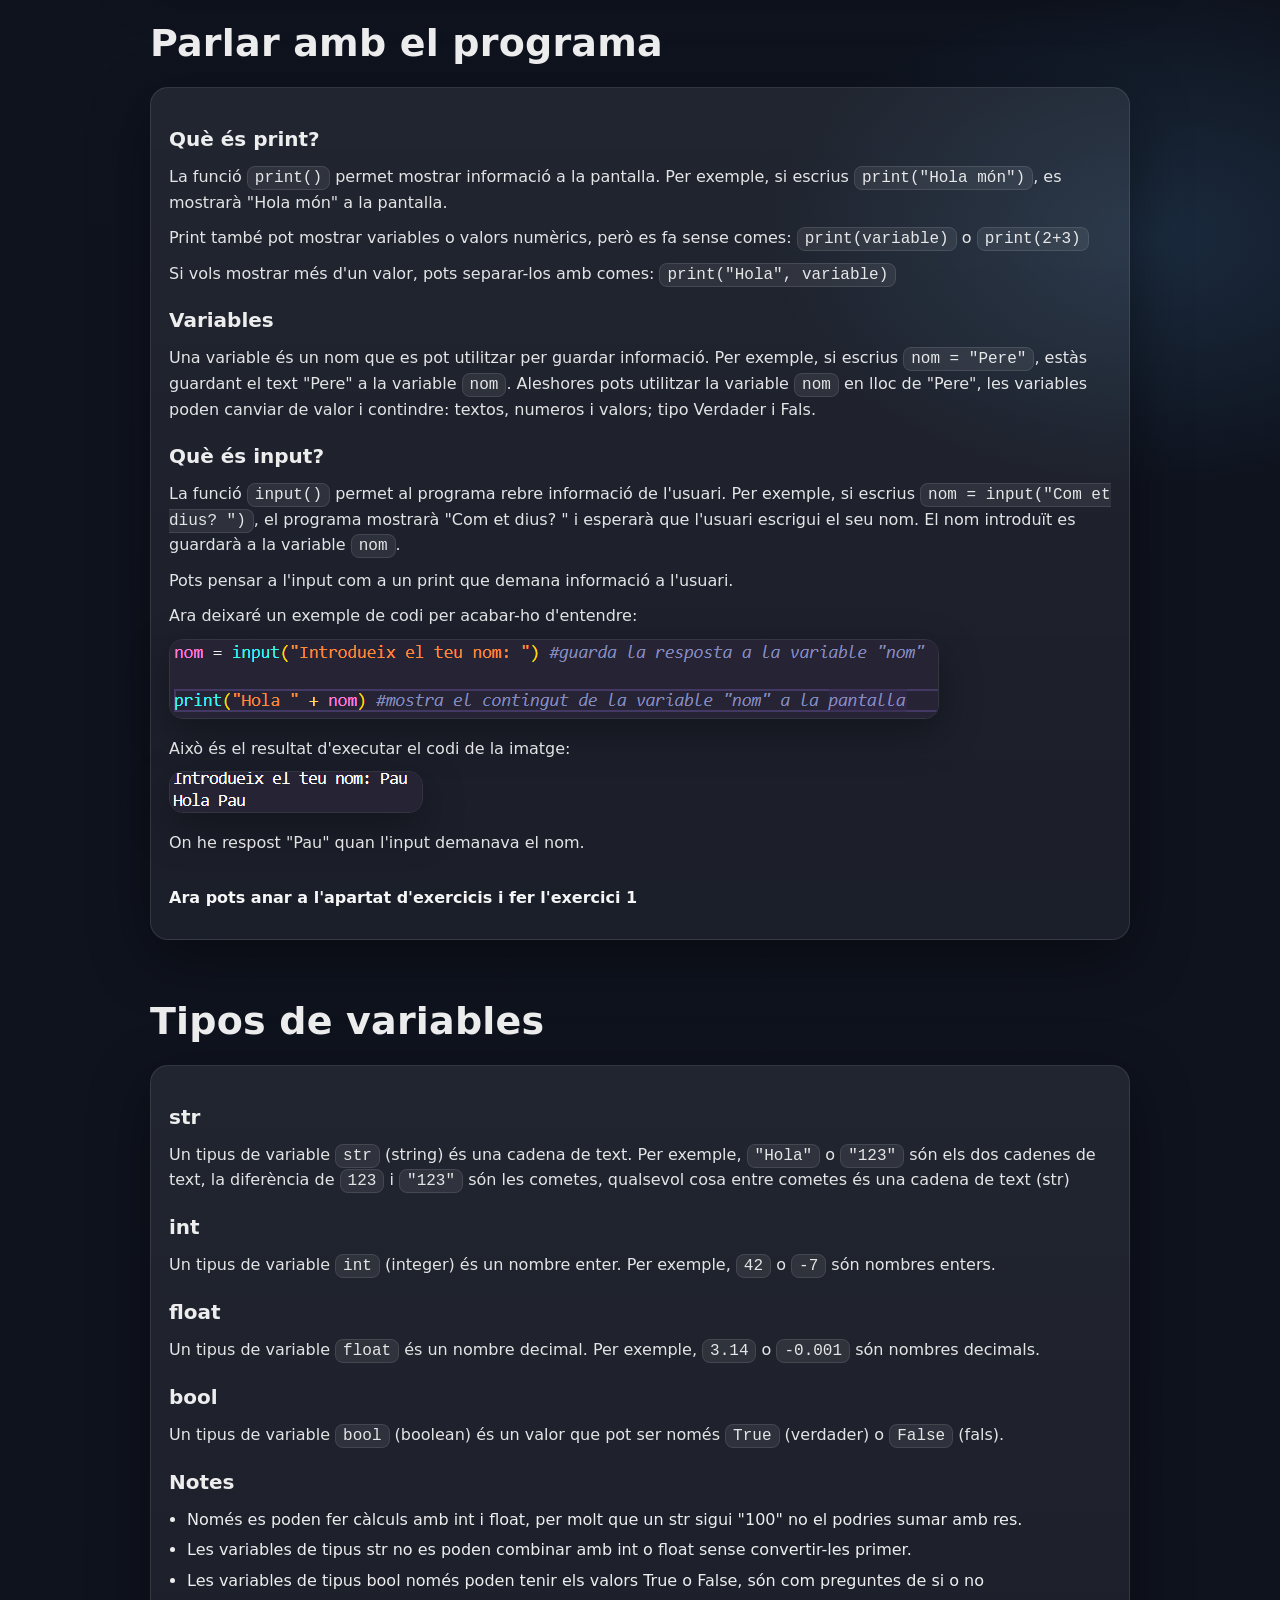
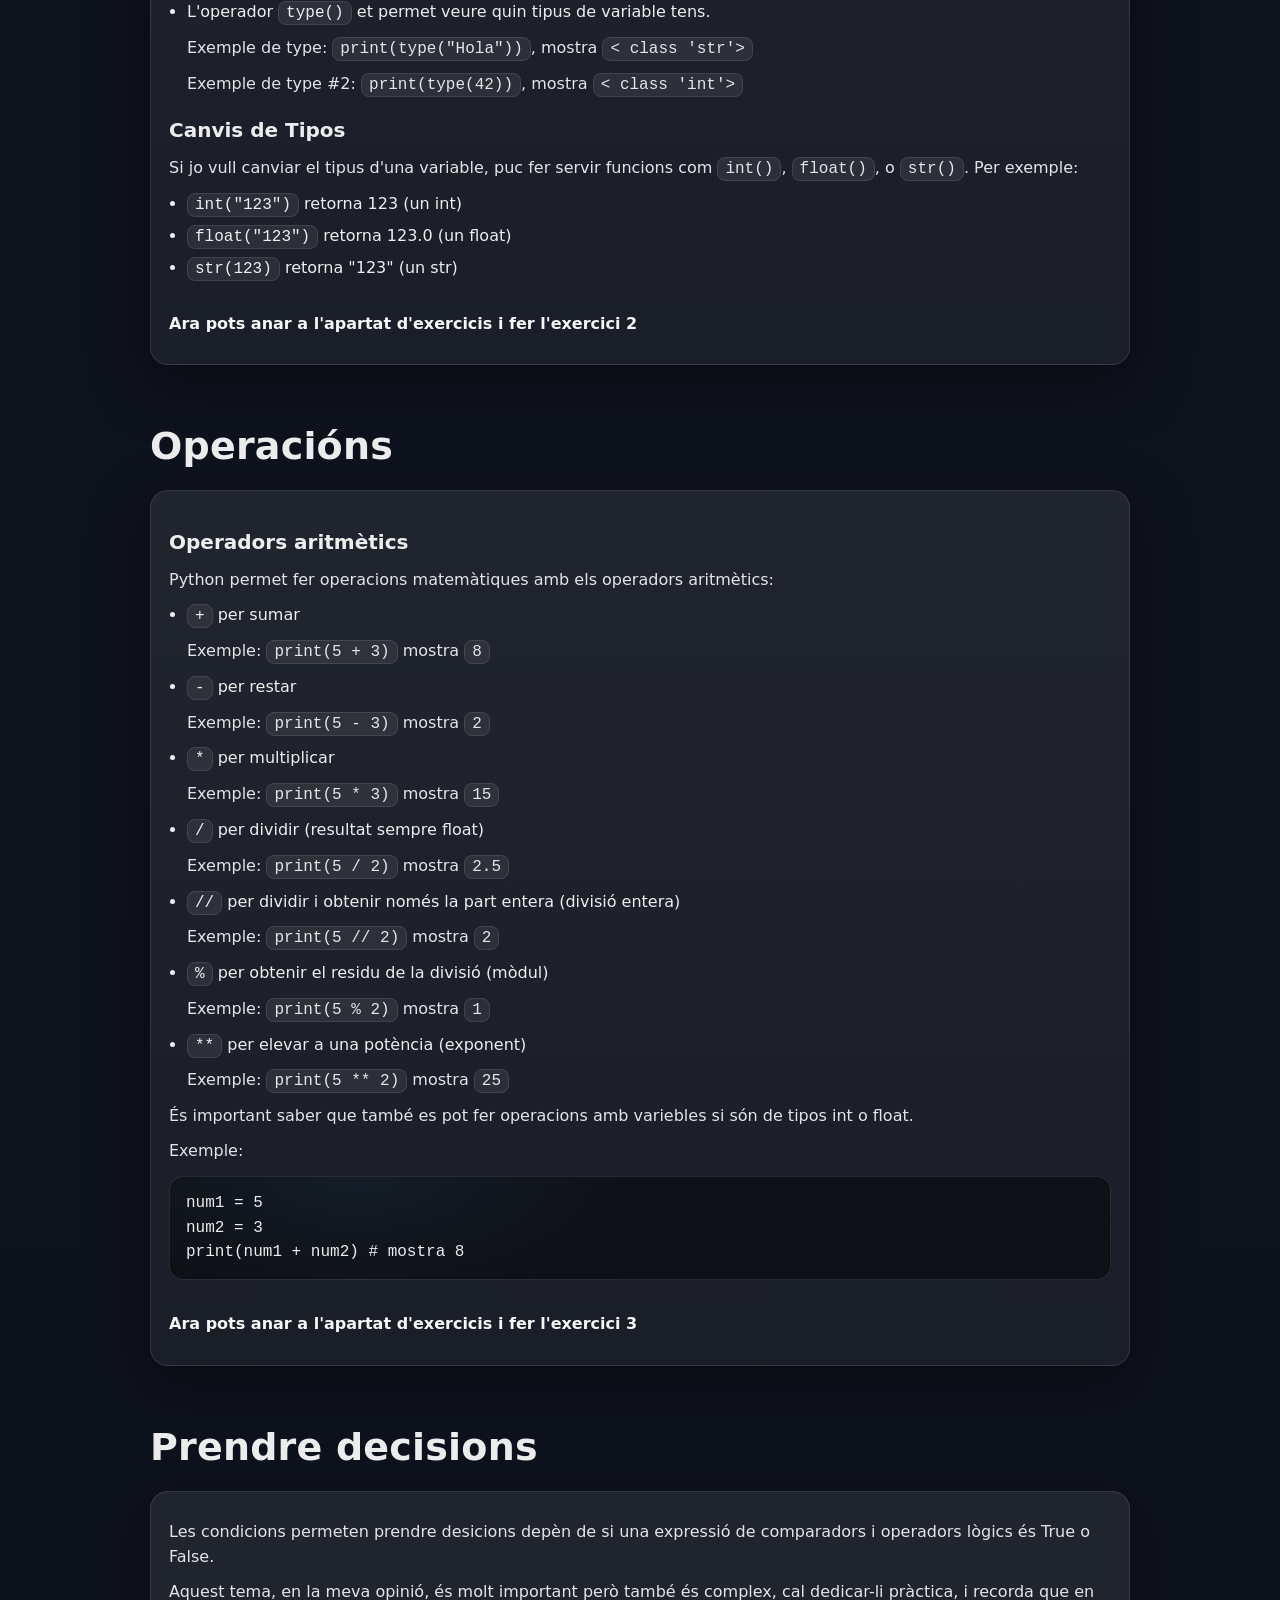
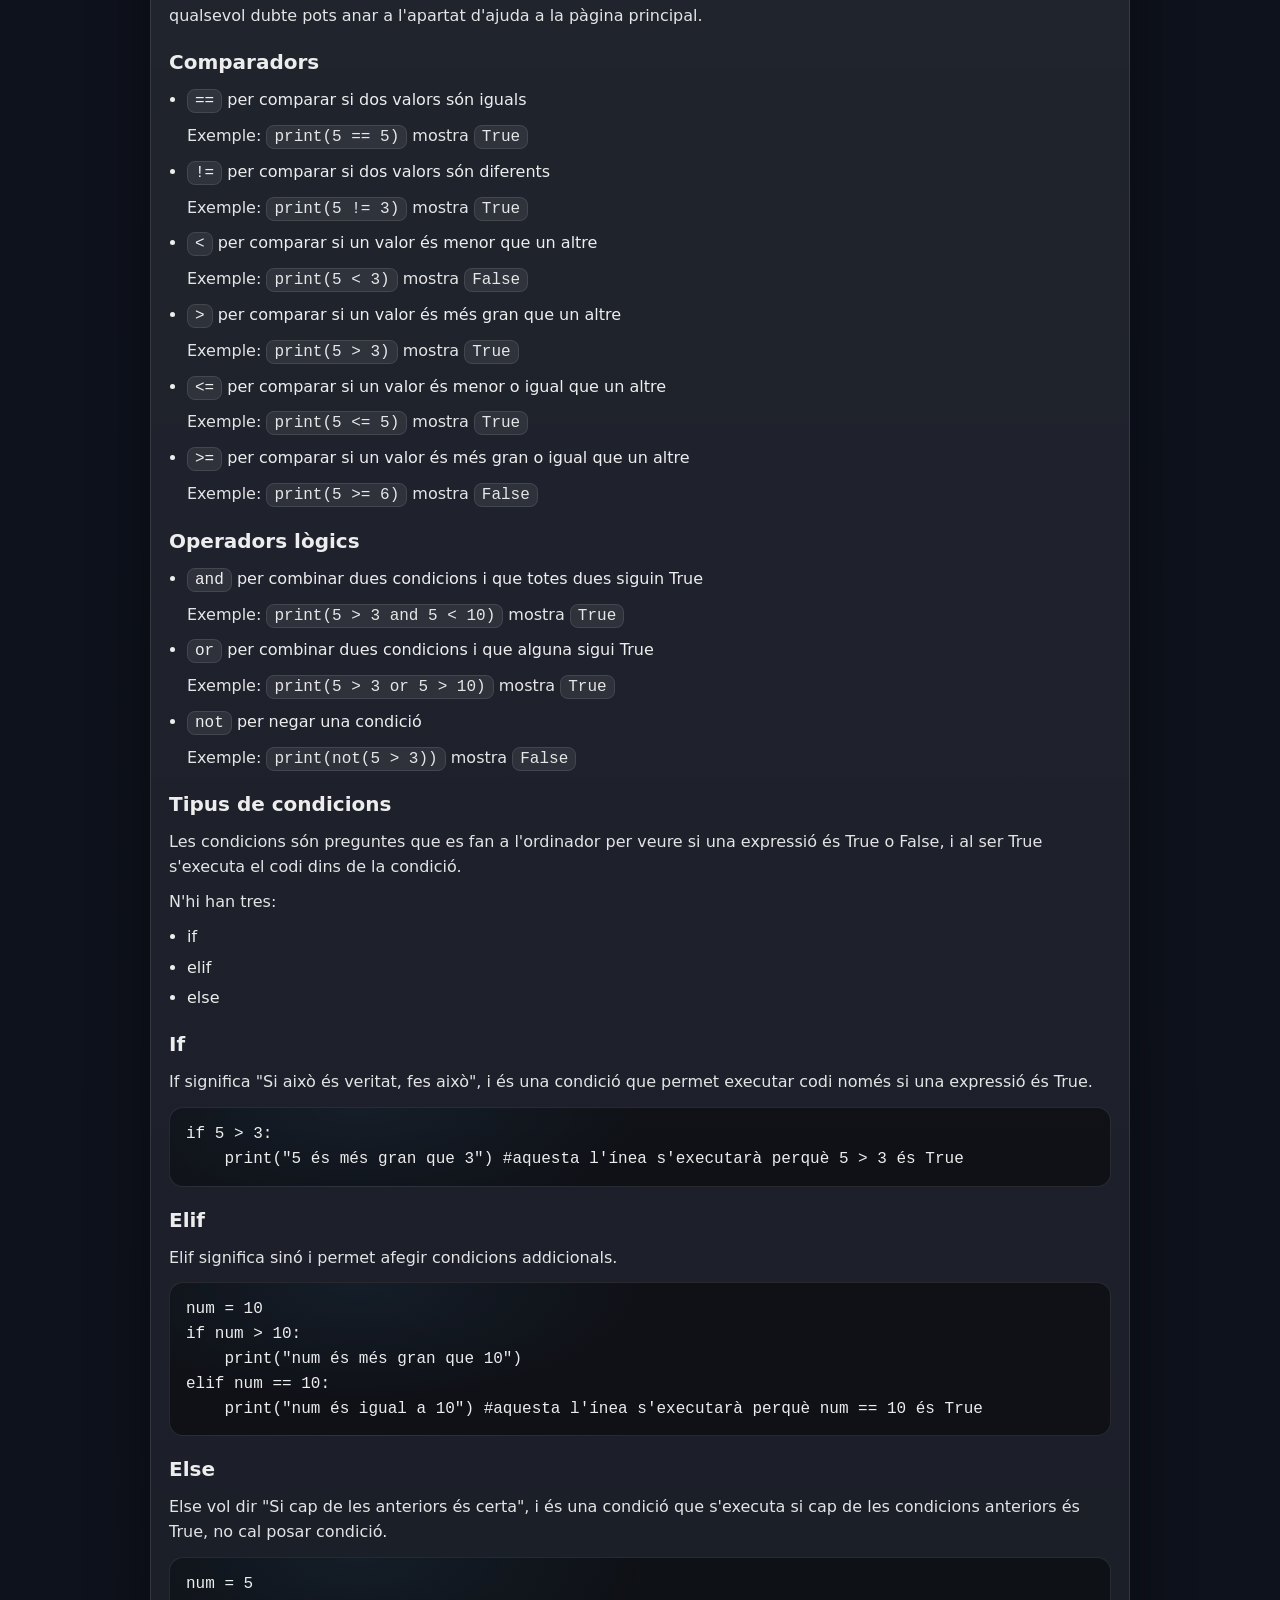
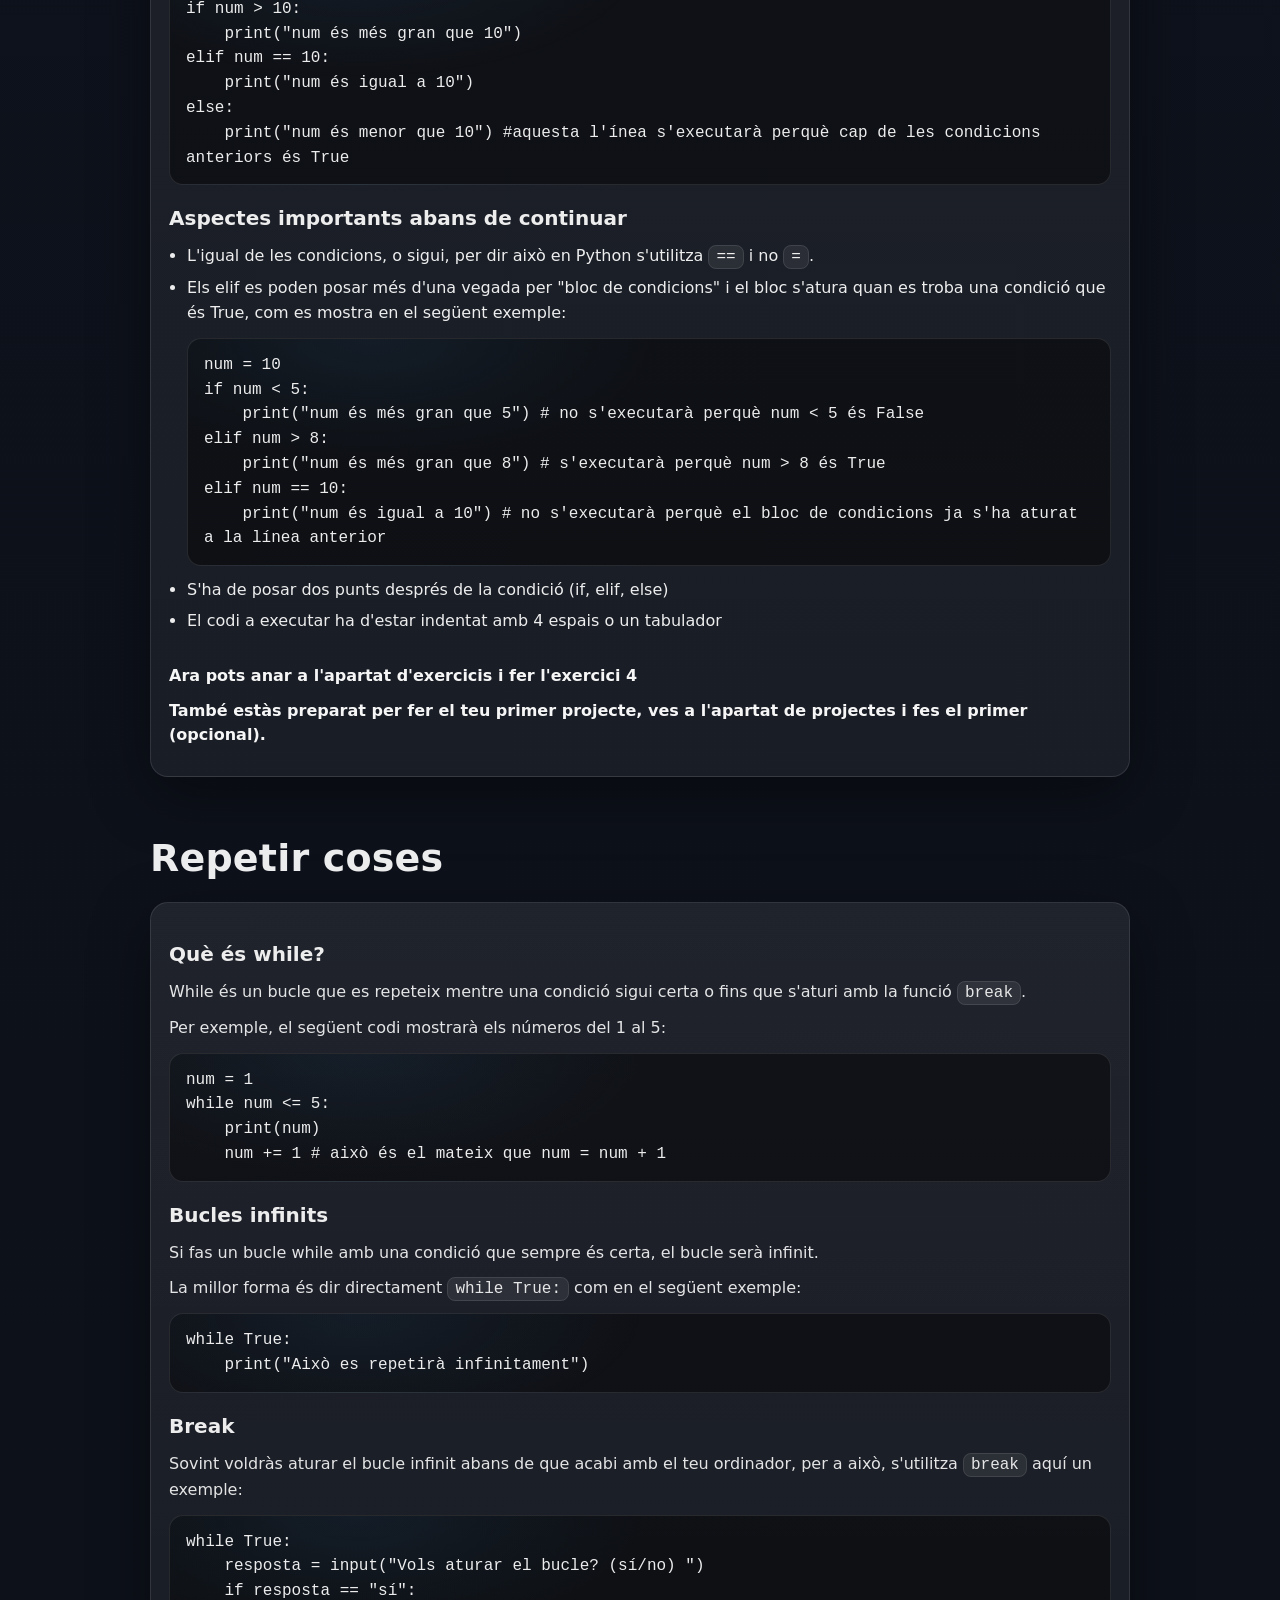
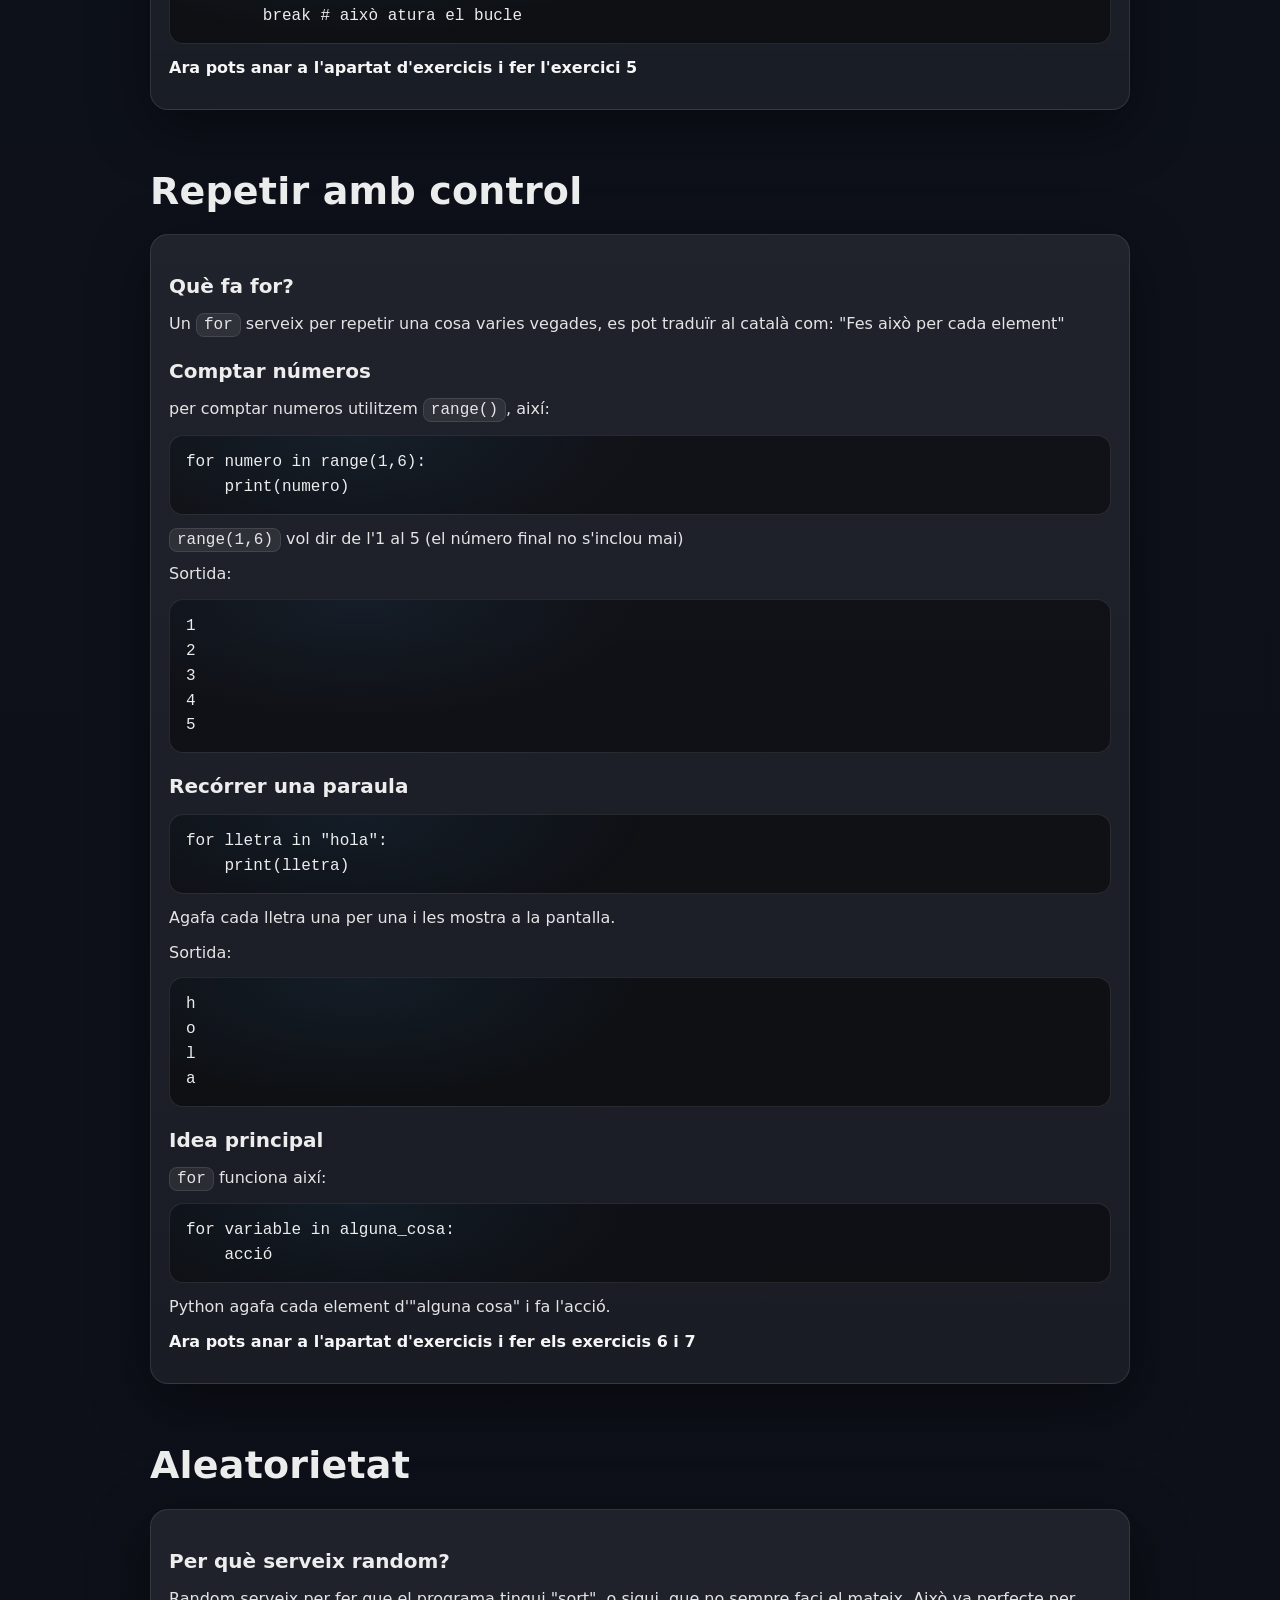
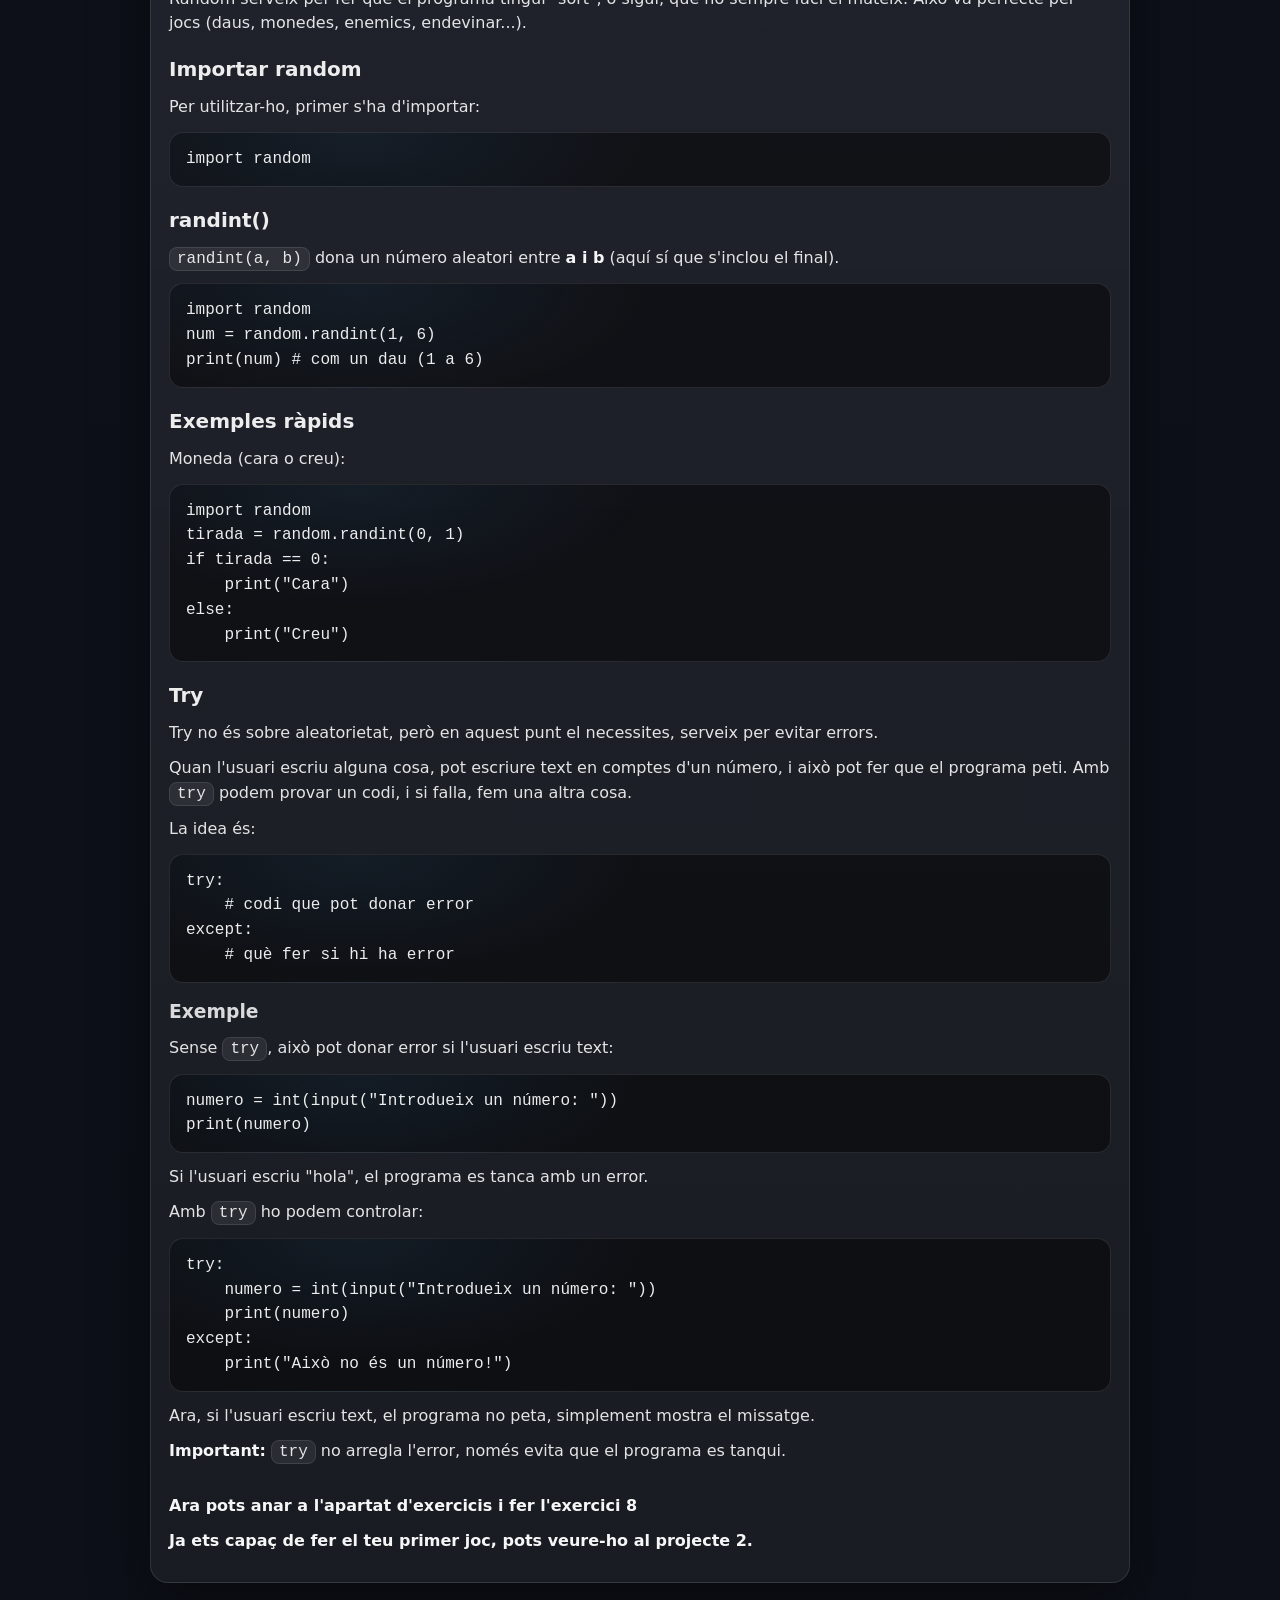
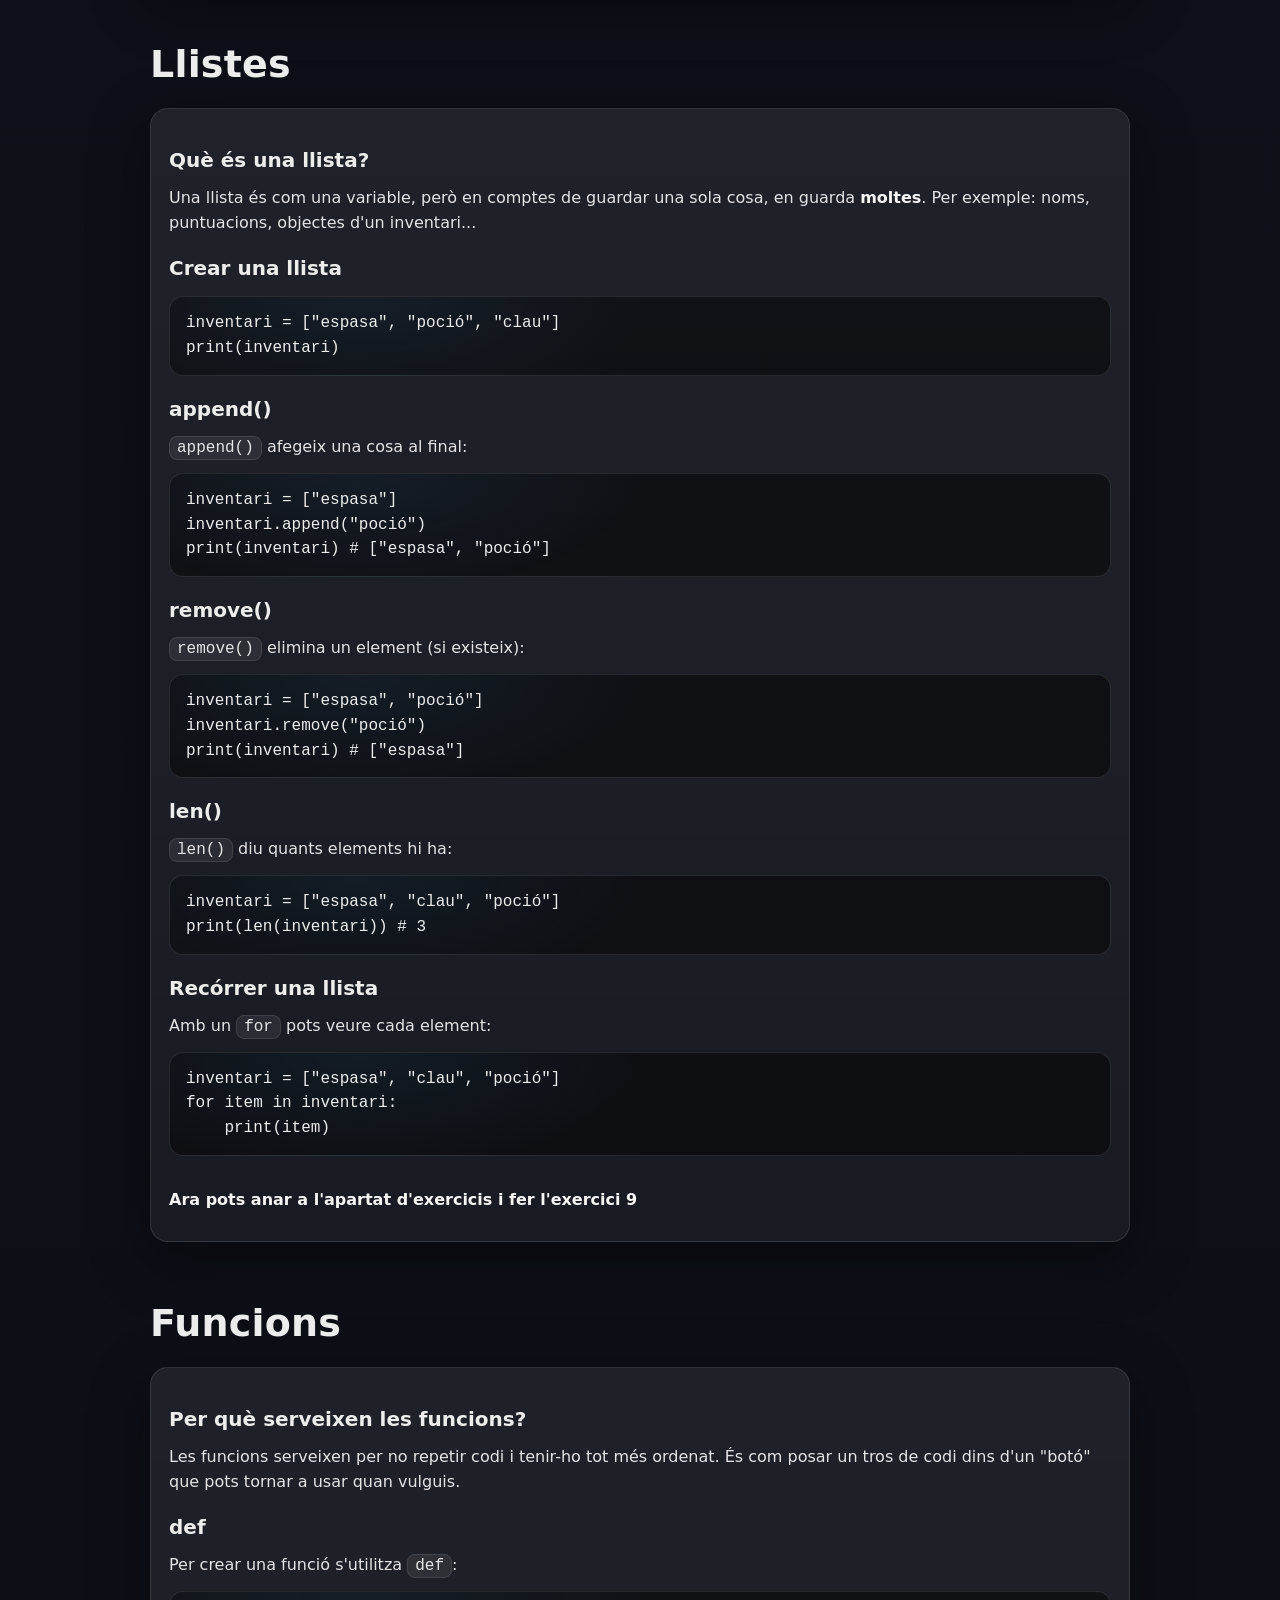
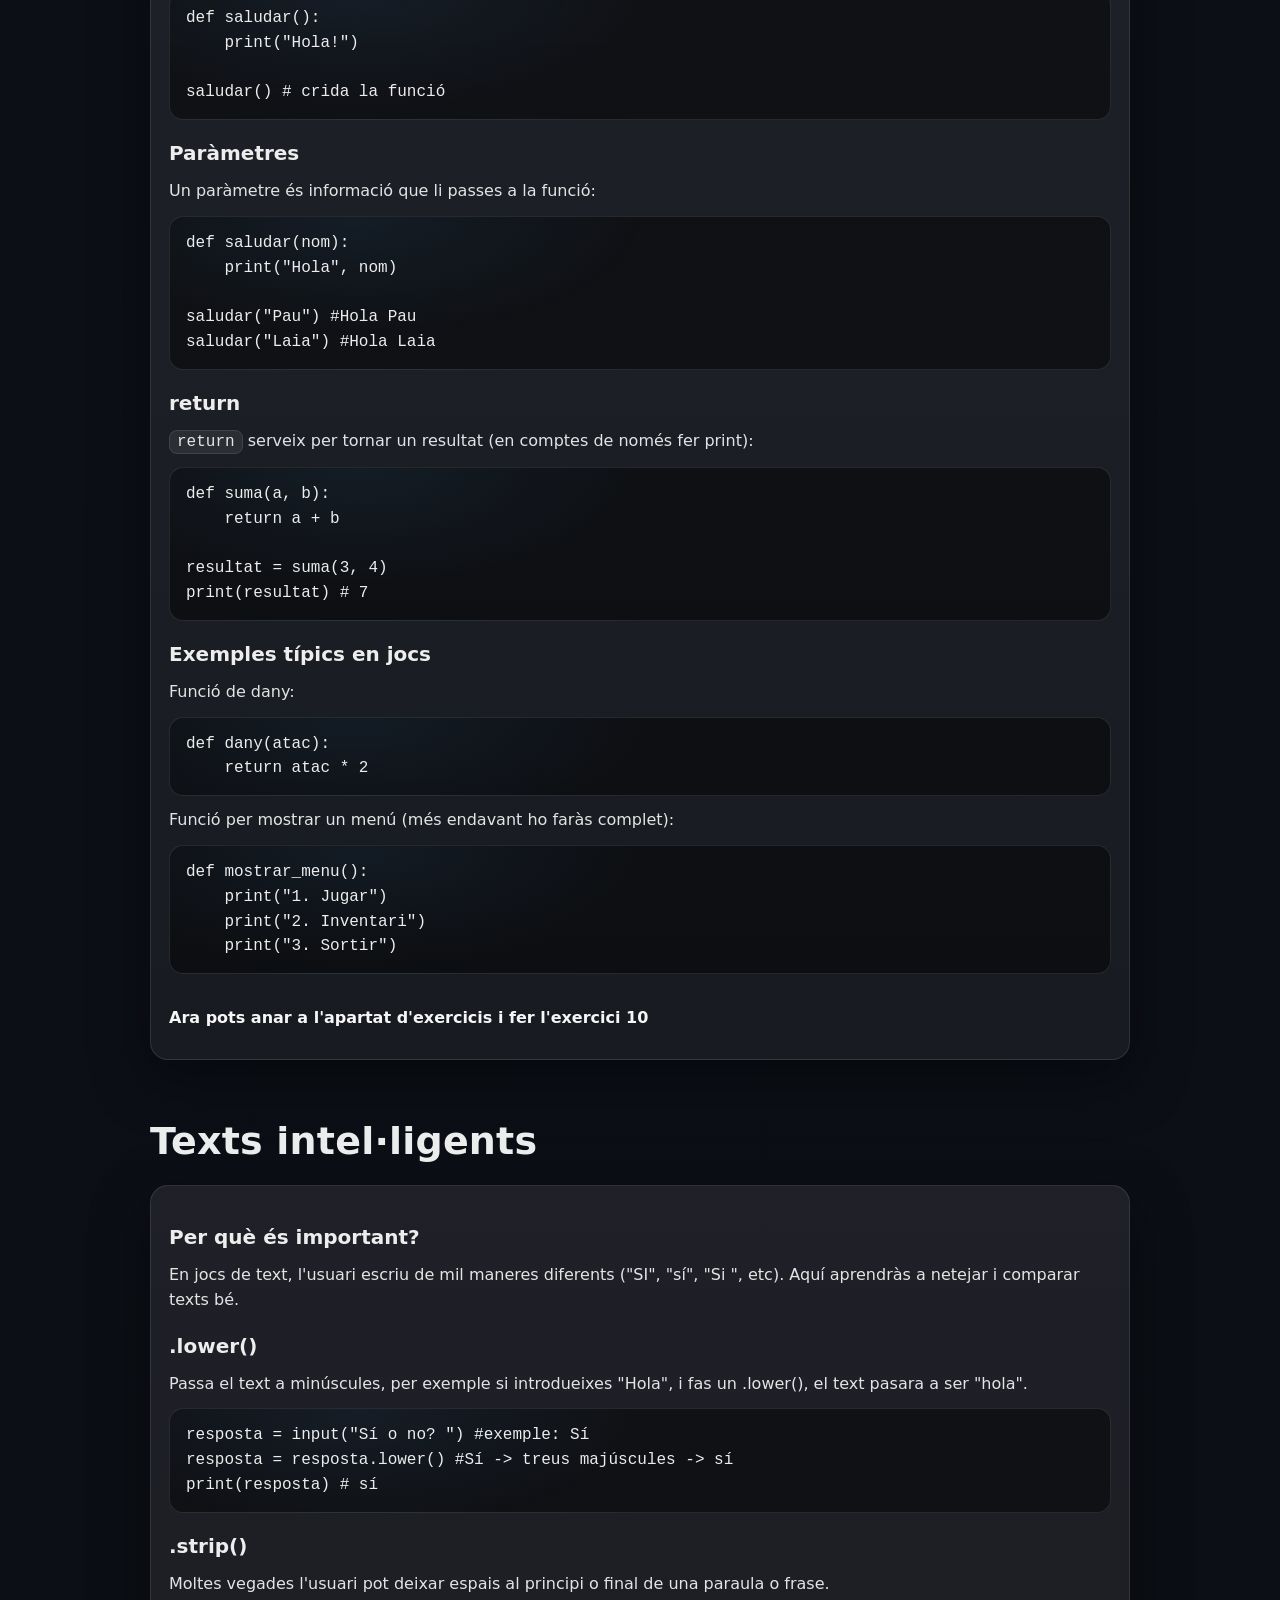
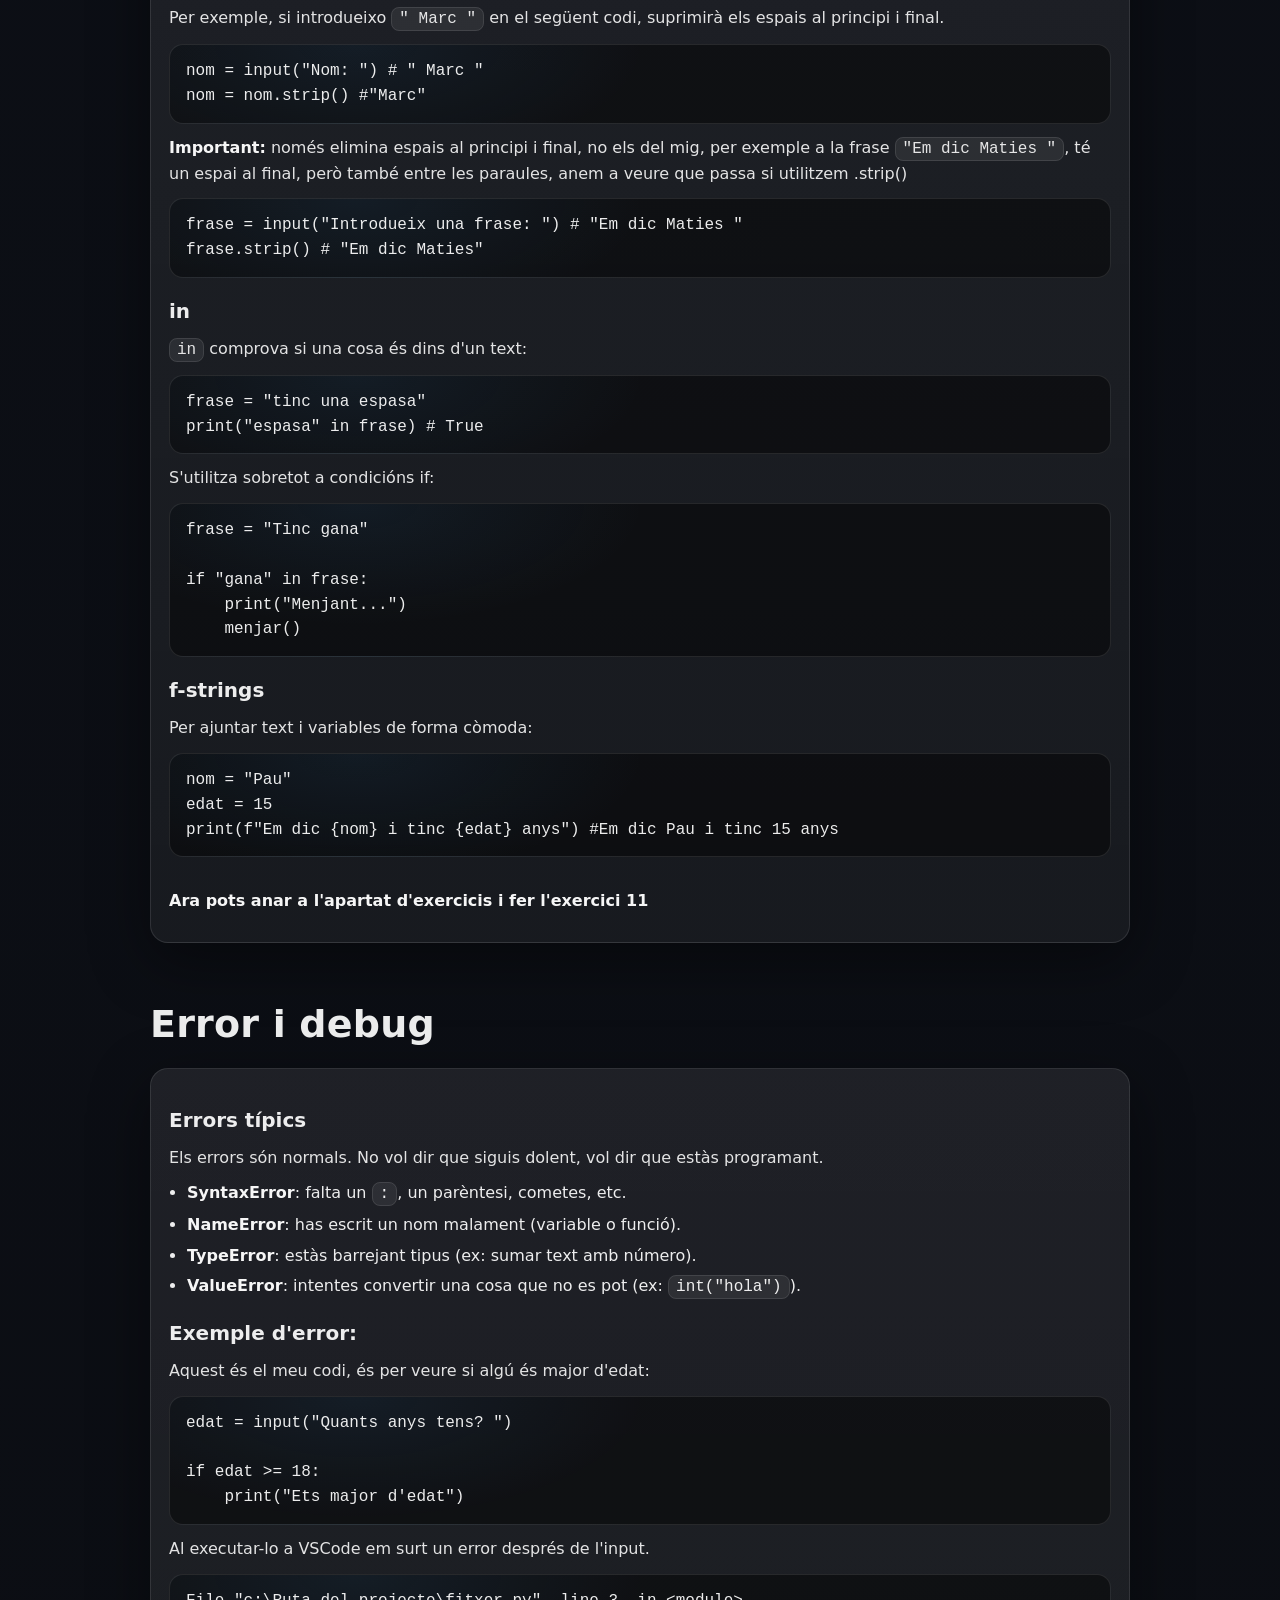
<file: Python-layers/temes/index.html>
<!DOCTYPE html>
<html lang="en">
<head>
    <meta charset="UTF-8">
    <meta name="viewport" content="width=device-width, initial-scale=1.0">
    <link rel="stylesheet" href="../css/temes.css">
    <link rel="icon" href="../assets/img/python-logo.png" type="image/png" />
    <title>Python - Temes</title>
</head>
<body>
    <header class="topbar">
        <div class="container topbar-inner">
            <a class="brand" href="#">
                <img src="../assets/img/python-logo.png" alt="Python Logo" class="logo" />
                <span class="brand-title">Python</span>
            </a>

            <nav class="menu" aria-label="Navegació principal">
                <a href="../index.html" data-title="Inici">Pàgina d'inici</a>
                <a href="../temes/index.html" data-title="Temes">Temes</a>
                <a href="../exercicis/index.html" data-title="Exercicis">Exercicis</a>
                <a href="../projectes/index.html" data-title="Projectes">Projectes</a>
                <a href="../quizzez/index.html" data-title="Quizzez">Quizzez</a>
                <a href="../recursos/index.html" data-title="Recursos">Recursos</a>
            </nav>
        </div>
    </header>

    <main class="page">
        <div style="padding-bottom: 70px;"></div>

        <section class="tema">
            <h1>Índex</h1>
            <div class="card" id="index">
               <ol>
                    <li><a href="#abans-de-començar">Abans de començar</a></li>
                    <li><a href="#parlar-amb-el-programa">Parlar amb el programa</a></li>
                    <li><a href="#variables">Variables</a></li>
                    <li><a href="#operacions">Operacions</a></li>
                    <li><a href="#condicions">Condicions</a></li>
                    <li><a href="#bucles">Bucles</a></li>
                    <li><a href="#bucles-control">Repetir amb control</a></li>
                    <li><a href="#Aleatorietat">Aleatorietat</a></li>
                    <li><a href="#llistes">Llistes</a></li>
                    <li><a href="#funcions">Funcions</a></li>
                    <li><a href="#texts-intelligents">Texts intel·ligents</a></li>
                    <li><a href="#errors">Error i debug</a></li>
                    <li><a href="#Menús">Menús i programa complet</a></li>
               </ol>
            </div>
        </section>

        <section class="tema">
            <h1 id="abans-de-començar">Abans de començar</h1>
            <div class="card">
                <h2>Què és python?</h2>
                <p>Python és un llenguatge de programació utilitzat en bases de dades, intelingències artificials, algoritmes, eines...</p>
                <h3>Alguns cassos coneguts amb Python són:</h3>
                <ul>
                    <li>Algoritme de recomenació de Netflix</li>
                    <li>Part de la base de dades de Amazon</li>
                    <li>Llenguatge principal de ChatGPT</li>
                </ul>
                <br>
                <div>
                    <h2>Com puc executar un fitxer .py?</h2>
                    <p>Si tens Python instalat, pots fer doble click damunt del fitxer per executar-lo, però si ho fas des de Visual Studio Code (VSCode), pots simplement fer clic damunt de l'icona de play com es mostra a la imatge:</p>
                    <img src="../assets/img/python-executar.png" alt="executar Python" id="executar-python">
                </div>
                <br>
                <h2>Errors normals</h2>
                <p>Un error comú és escriure malament el nom d'una variable o funció. Per exemple, escriure <code>prin</code> en lloc de <code>print</code> o 
                    <code>print(Hola)</code> en lloc de <code>print("Hola")</code>. També pots trobar errors de sintaxi com oblidar un parèntesi o una coma, tot això
                és completament normal, i no passa res per no recordar-se'n al principi, amb el temps es millora ràpidament.</p>
            </div>
        </section>

        <section class="tema">
            <h1 id="parlar-amb-el-programa">Parlar amb el programa</h1>
            <div class="card">
                <h2>Què és print?</h2>
                <p>La funció <code>print()</code> permet mostrar informació a la pantalla. Per exemple, si escrius 
                    <code>print("Hola món")</code>, es mostrarà "Hola món" a la pantalla.</p>
                <p>Print també pot mostrar variables o valors numèrics, però es fa sense comes: <code>print(variable)</code> o <code>print(2+3)</code></p>
                <p>Si vols mostrar més d'un valor, pots separar-los amb comes: <code>print("Hola", variable)</code></p>
                <h2>Variables</h2>
                <p>Una variable és un nom que es pot utilitzar per guardar informació. Per exemple, si escrius 
                    <code>nom = "Pere"</code>, estàs guardant el text "Pere" a la variable <code>nom</code>. Aleshores pots utilitzar la variable <code>nom</code> en lloc de "Pere", les variables poden canviar de valor i contindre: textos, numeros i valors; tipo Verdader i Fals.</p>
                <h2>Què és input?</h2>
                <p>La funció <code>input()</code> permet al programa rebre informació de l'usuari. Per exemple, si escrius 
                    <code>nom = input("Com et dius? ")</code>, el programa mostrarà "Com et dius? " i esperarà que l'usuari escrigui el seu nom. El nom introduït es guardarà a la variable <code>nom</code>.</p>
                <p>Pots pensar a l'input com a un print que demana informació a l'usuari.</p>
                <p>Ara deixaré un exemple de codi per acabar-ho d'entendre:</p>
                <img src="../assets/img/Python-exercici_1.png" alt="demonstració Python">
                <p>Això és el resultat d'executar el codi de la imatge:</p>
                <img src="../assets/img/output-demo-1.png" alt="Output">
                <p>On he respost "Pau" quan l'input demanava el nom.</p>
                <div style="height: 10px;"></div>
                <p><strong>Ara pots anar a l'apartat d'exercicis i fer l'exercici 1</strong></p>
            </div>
        </section>

        <section class="tema">
            <h1 id="variables">Tipos de variables</h1>
            <div class="card">
                <h2>str</h2>
                <p>Un tipus de variable <code>str</code> (string) és una cadena de text. Per exemple, <code>"Hola"</code> o 
                <code>"123"</code> són els dos cadenes de text, la diferència de <code>123</code> i <code>"123"</code> són les cometes, qualsevol cosa entre cometes és una cadena de text (str)</p>
                <h2>int</h2>
                <p>Un tipus de variable <code>int</code> (integer) és un nombre enter. Per exemple, <code>42</code> o <code>-7</code> són nombres enters.</p>
                <h2>float</h2>
                <p>Un tipus de variable <code>float</code> és un nombre decimal. Per exemple, <code>3.14</code> o <code>-0.001</code> són nombres decimals.</p>
                <h2>bool</h2>
                <p>Un tipus de variable <code>bool</code> (boolean) és un valor que pot ser només <code>True</code> (verdader) o <code>False</code> (fals).</p>
                <h2>Notes</h2>
                <ul>
                    <li>Només es poden fer càlculs amb int i float, per molt que un str sigui "100" no el podries sumar amb res.</li>
                    <li>Les variables de tipus str no es poden combinar amb int o float sense convertir-les primer.</li>
                    <li>Les variables de tipus bool només poden tenir els valors True o False, són com preguntes de si o no</li>
                    <li>L'operador <code>type()</code> et permet veure quin tipus de variable tens.</li>
                    <p>Exemple de type: <code>print(type("Hola"))</code>, mostra <code>< class 'str'></code></p>
                    <p>Exemple de type #2: <code>print(type(42))</code>, mostra <code>< class 'int'></code></p>
                </ul>
                <h2>Canvis de Tipos</h2>
                <p>Si jo vull canviar el tipus d'una variable, puc fer servir funcions com <code>int()</code>, <code>float()</code>, o <code>str()</code>. Per exemple:</p>
                <ul>
                    <li><code>int("123")</code> retorna 123 (un int)</li>
                    <li><code>float("123")</code> retorna 123.0 (un float)</li>
                    <li><code>str(123)</code> retorna "123" (un str)</li>
                </ul>
                <div style="height: 10px;"></div>
                <p><strong>Ara pots anar a l'apartat d'exercicis i fer l'exercici 2</strong></p>
            </div>
        </section>

        <section class="tema">
            <h1 id="operacions">Operacións</h1>
            <div class="card">
                <h2>Operadors aritmètics</h2>
                <p>Python permet fer operacions matemàtiques amb els operadors aritmètics:</p>
                <ul>
                    <li><code>+</code> per sumar</li>
                    <p>Exemple: <code>print(5 + 3)</code> mostra <code>8</code></p>
                    <li><code>-</code> per restar</li>
                    <p>Exemple: <code>print(5 - 3)</code> mostra <code>2</code></p>
                    <li><code>*</code> per multiplicar</li>
                    <p>Exemple: <code>print(5 * 3)</code> mostra <code>15</code></p>
                    <li><code>/</code> per dividir (resultat sempre float)</li>
                    <p>Exemple: <code>print(5 / 2)</code> mostra <code>2.5</code></p>
                    <li><code>//</code> per dividir i obtenir només la part entera (divisió entera)</li>
                    <p>Exemple: <code>print(5 // 2)</code> mostra <code>2</code></p>
                    <li><code>%</code> per obtenir el residu de la divisió (mòdul)</li>
                    <p>Exemple: <code>print(5 % 2)</code> mostra <code>1</code></p>
                    <li><code>**</code> per elevar a una potència (exponent)</li>
                    <p>Exemple: <code>print(5 ** 2)</code> mostra <code>25</code></p>
                </ul>
                <p>És important saber que també es pot fer operacions amb variebles si són de tipos int o float.</p>
                <p>Exemple:</p>
                <div class="code-box">
                    num1 = 5<br>num2 = 3<br>print(num1 + num2) # mostra 8
                </div>
                <div style="height: 10px;"></div>
                <p><strong>Ara pots anar a l'apartat d'exercicis i fer l'exercici 3</strong></p>
            </div>
        </section>

        <section class="tema">
            <h1 id="condicions">Prendre decisions</h1>
            <div class="card">
                <p>Les condicions permeten prendre desicions depèn de si una expressió de comparadors i operadors lògics és True o False.</p>
                <p>Aquest tema, en la meva opinió, és molt important però també és complex, cal dedicar-li pràctica, i recorda que en qualsevol dubte pots anar a l'apartat d'ajuda a la pàgina principal.</p>
                <h2>Comparadors</h2>
                <ul>
                    <li><code>==</code> per comparar si dos valors són iguals</li>
                    <p>Exemple: <code>print(5 == 5)</code> mostra <code>True</code></p>
                    <li><code>!=</code> per comparar si dos valors són diferents</li>
                    <p>Exemple: <code>print(5 != 3)</code> mostra <code>True</code></p>
                    <li><code>&lt;</code> per comparar si un valor és menor que un altre</li>
                    <p>Exemple: <code>print(5 &lt; 3)</code> mostra <code>False</code></p>
                    <li><code>&gt;</code> per comparar si un valor és més gran que un altre</li>
                    <p>Exemple: <code>print(5 > 3)</code> mostra <code>True</code></p>
                    <li><code>&lt;=</code> per comparar si un valor és menor o igual que un altre</li>
                    <p>Exemple: <code>print(5 &lt;= 5)</code> mostra <code>True</code></p>
                    <li><code>&gt;=</code> per comparar si un valor és més gran o igual que un altre</li>
                    <p>Exemple: <code>print(5 &gt;= 6)</code> mostra <code>False</code></p>
                </ul>
                <h2>Operadors lògics</h2>
                <ul>
                    <li><code>and</code> per combinar dues condicions i que totes dues siguin True</li>
                    <p>Exemple: <code>print(5 > 3 and 5 < 10)</code> mostra <code>True</code></p>
                    <li><code>or</code> per combinar dues condicions i que alguna sigui True</li>
                    <p>Exemple: <code>print(5 > 3 or 5 > 10)</code> mostra <code>True</code></p>
                    <li><code>not</code> per negar una condició</li>
                    <p>Exemple: <code>print(not(5 > 3))</code> mostra <code>False</code></p>
                </ul>
                <h2>Tipus de condicions</h2>
                <p>Les condicions són preguntes que es fan a l'ordinador per veure si una expressió és True o False, i al ser True s'executa el codi dins de la condició.</p>
                <p>N'hi han tres:</p>
                <ul>
                    <li>if</li>
                    <li>elif</li>
                    <li>else</li>
                </ul>
                <h2>If</h2>
                <p>If significa "Si això és veritat, fes això", i és una condició que permet executar codi només si una expressió és True.</p>
                <div class="code-box">
                    if 5 > 3:<br>
                    &nbsp;&nbsp;&nbsp;&nbsp;print("5 és més gran que 3") #aquesta l'ínea s'executarà perquè 5 > 3 és True
                </div>
                <h2>Elif</h2>
                <p>Elif significa sinó i permet afegir condicions addicionals.</p>
                <div class="code-box">
                    num = 10<br>
                    if num > 10:<br>
                    &nbsp;&nbsp;&nbsp;&nbsp;print("num és més gran que 10")<br>
                    elif num == 10:<br>
                    &nbsp;&nbsp;&nbsp;&nbsp;print("num és igual a 10") #aquesta l'ínea s'executarà perquè num == 10 és True
                </div>
                <h2>Else</h2>
                <p>Else vol dir "Si cap de les anteriors és certa", i és una condició que s'executa si cap de les condicions anteriors és True, no cal posar condició.</p>
                <div class="code-box">
                    num = 5<br>
                    if num > 10:<br>
                    &nbsp;&nbsp;&nbsp;&nbsp;print("num és més gran que 10")<br>
                    elif num == 10:<br>
                    &nbsp;&nbsp;&nbsp;&nbsp;print("num és igual a 10")<br>
                    else:<br>
                    &nbsp;&nbsp;&nbsp;&nbsp;print("num és menor que 10") #aquesta l'ínea s'executarà perquè cap de les condicions anteriors és True
                </div>
                <h2>Aspectes importants abans de continuar</h2>
                <ul>
                    <li>L'igual de les condicions, o sigui, per dir això en Python s'utilitza <code>==</code> i no <code>=</code>.</li>
                    <li>Els elif es poden posar més d'una vegada per "bloc de condicions" i el bloc s'atura quan es troba una condició que és True, com es mostra en el següent exemple:</li>
                    <div class="code-box">
                        num = 10<br>
                        if num < 5:<br>
                        &nbsp;&nbsp;&nbsp;&nbsp;print("num és més gran que 5") # no s'executarà perquè num < 5 és False<br>
                        elif num > 8:<br>
                        &nbsp;&nbsp;&nbsp;&nbsp;print("num és més gran que 8") # s'executarà perquè num > 8 és True<br>
                        elif num == 10:<br>
                        &nbsp;&nbsp;&nbsp;&nbsp;print("num és igual a 10") # no s'executarà perquè el bloc de condicions ja s'ha aturat a la línea anterior<br>
                    </div>
                    <li>S'ha de posar dos punts després de la condició (if, elif, else)</li>
                    <li>El codi a executar ha d'estar indentat amb 4 espais o un tabulador</li>
                </ul>
                <div style="height: 10px;"></div>
                <p><strong>Ara pots anar a l'apartat d'exercicis i fer l'exercici 4</strong></p>
                <p><strong>També estàs preparat per fer el teu primer projecte, ves a l'apartat de projectes i fes el primer (opcional).</strong></p>
            </div>
        </section>

        <section class="tema">
            <h1 id="bucles">Repetir coses</h1>
            <div class="card">
                <h2>Què és while?</h2>
                <p>While és un bucle que es repeteix mentre una condició sigui certa o fins que s'aturi amb la funció <code>break</code>.</p>
                <p>Per exemple, el següent codi mostrarà els números del 1 al 5:</p>
                <div class="code-box">
                    num = 1<br>
                    while num <= 5:<br>
                    &nbsp;&nbsp;&nbsp;&nbsp;print(num)<br>
                    &nbsp;&nbsp;&nbsp;&nbsp;num += 1 # això és el mateix que num = num + 1
                </div>
                <h2>Bucles infinits</h2>
                <p>Si fas un bucle while amb una condició que sempre és certa, el bucle serà infinit.</p>
                <p>La millor forma és dir directament <code>while True:</code> com en el següent exemple:</p>
                <div class="code-box">
                    while True:<br>
                    &nbsp;&nbsp;&nbsp;&nbsp;print("Això es repetirà infinitament")<br>
                </div>
                <h2>Break</h2>
                <p>Sovint voldràs aturar el bucle infinit abans de que acabi amb el teu ordinador, per a això, s'utilitza <code>break</code> aquí un exemple:</p>
                <div class="code-box">
                    while True:<br>
                    &nbsp;&nbsp;&nbsp;&nbsp;resposta = input("Vols aturar el bucle? (sí/no) ")<br>
                    &nbsp;&nbsp;&nbsp;&nbsp;if resposta == "sí":<br>
                    &nbsp;&nbsp;&nbsp;&nbsp;&nbsp;&nbsp;&nbsp;&nbsp;break # això atura el bucle<br>
                </div>
                <p><strong>Ara pots anar a l'apartat d'exercicis i fer l'exercici 5</strong></p>
            </div>
        </section>

        <section class="tema">
            <h1 id="bucles-control">Repetir amb control</h1>
            <div class="card">
                <h2>Què fa for?</h2>
                <p>Un <code>for</code> serveix per repetir una cosa varies vegades, es pot traduïr al català com: "Fes això per cada element"</p>
                
                <h2>Comptar números</h2>
                <p>per comptar numeros utilitzem <code>range()</code>, així:</p>
                <div class="code-box">
                    for numero in range(1,6): <br>
                    &nbsp;&nbsp;&nbsp;&nbsp;print(numero)
                </div>
                <p><code>range(1,6)</code> vol dir de l'1 al 5 (el número final no s'inclou mai)</p>
                <p>Sortida:</p>
                <div class="code-box">
                    1 <br> 2 <br> 3 <br> 4 <br> 5
                </div>
                
                <h2>Recórrer una paraula</h2>
                <div class="code-box">
                    for lletra in "hola": <br>
                    &nbsp;&nbsp;&nbsp;&nbsp;print(lletra)
                </div>
                <p>Agafa cada lletra una per una i les mostra a la pantalla.</p>
                <p>Sortida:</p>
                <div class="code-box">
                    h <br> o <br> l <br> a
                </div>

                <h2>Idea principal</h2>
                <p><code>for</code> funciona així:</p>
                <div class="code-box">
                    for variable in alguna_cosa: <br>
                    &nbsp;&nbsp;&nbsp;&nbsp;acció
                </div>
                <p>Python agafa cada element d'"alguna cosa" i fa l'acció.</p>
                
                <p><strong>Ara pots anar a l'apartat d'exercicis i fer els exercicis 6 i 7</strong></p>
            </div>
        </section>

        <section class="tema">
            <h1 id="Aleatorietat">Aleatorietat</h1>
            <div class="card">
                <h2>Per què serveix random?</h2>
                <p>Random serveix per fer que el programa tingui "sort", o sigui, que no sempre faci el mateix. Això va perfecte per jocs (daus, monedes, enemics, endevinar...).</p>

                <h2>Importar random</h2>
                <p>Per utilitzar-ho, primer s'ha d'importar:</p>
                <div class="code-box">
                    import random
                </div>

                <h2>randint()</h2>
                <p><code>randint(a, b)</code> dona un número aleatori entre <strong>a i b</strong> (aquí sí que s'inclou el final).</p>
                <div class="code-box">
                    import random<br>
                    num = random.randint(1, 6)<br>
                    print(num) # com un dau (1 a 6)
                </div>

                <h2>Exemples ràpids</h2>
                <p>Moneda (cara o creu):</p>
                <div class="code-box">
                    import random<br>
                    tirada = random.randint(0, 1)<br>
                    if tirada == 0:<br>
                    &nbsp;&nbsp;&nbsp;&nbsp;print("Cara")<br>
                    else:<br>
                    &nbsp;&nbsp;&nbsp;&nbsp;print("Creu")
                </div>

                <h2>Try</h2>
                <p>Try no és sobre aleatorietat, però en aquest punt el necessites, serveix per evitar errors.</p>

                <p>Quan l'usuari escriu alguna cosa, pot escriure text en comptes d'un número, i això pot fer que el programa peti. Amb <code>try</code> podem provar un codi, i si falla, fem una altra cosa.</p>

                <p>La idea és:</p>
                <div class="code-box">
                    try:<br>
                    &nbsp;&nbsp;&nbsp;&nbsp;# codi que pot donar error<br>
                    except:<br>
                    &nbsp;&nbsp;&nbsp;&nbsp;# què fer si hi ha error
                </div>

                <h3>Exemple</h3>
                <p>Sense <code>try</code>, això pot donar error si l'usuari escriu text:</p>

                <div class="code-box">
                    numero = int(input("Introdueix un número: "))<br>
                    print(numero)
                </div>

                <p>Si l'usuari escriu "hola", el programa es tanca amb un error.</p>

                <p>Amb <code>try</code> ho podem controlar:</p>

                <div class="code-box">
                    try:<br>
                    &nbsp;&nbsp;&nbsp;&nbsp;numero = int(input("Introdueix un número: "))<br>
                    &nbsp;&nbsp;&nbsp;&nbsp;print(numero)<br>
                    except:<br>
                    &nbsp;&nbsp;&nbsp;&nbsp;print("Això no és un número!")
                </div>

                <p>Ara, si l'usuari escriu text, el programa no peta, simplement mostra el missatge.</p>

                <p><strong>Important:</strong> <code>try</code> no arregla l'error, només evita que el programa es tanqui.</p>

                <div style="height: 10px;"></div>
                <p><strong>Ara pots anar a l'apartat d'exercicis i fer l'exercici 8</strong></p>
                <p><strong>Ja ets capaç de fer el teu primer joc, pots veure-ho al projecte 2.</strong></p>
            </div>
        </section>

        <section class="tema">
            <h1 id="llistes">Llistes</h1>
            <div class="card">
                <h2>Què és una llista?</h2>
                <p>Una llista és com una variable, però en comptes de guardar una sola cosa, en guarda <strong>moltes</strong>. Per exemple: noms, puntuacions, objectes d'un inventari...</p>

                <h2>Crear una llista</h2>
                <div class="code-box">
                    inventari = ["espasa", "poció", "clau"]<br>
                    print(inventari)
                </div>

                <h2>append()</h2>
                <p><code>append()</code> afegeix una cosa al final:</p>
                <div class="code-box">
                    inventari = ["espasa"]<br>
                    inventari.append("poció")<br>
                    print(inventari) # ["espasa", "poció"]
                </div>

                <h2>remove()</h2>
                <p><code>remove()</code> elimina un element (si existeix):</p>
                <div class="code-box">
                    inventari = ["espasa", "poció"]<br>
                    inventari.remove("poció")<br>
                    print(inventari) # ["espasa"]
                </div>

                <h2>len()</h2>
                <p><code>len()</code> diu quants elements hi ha:</p>
                <div class="code-box">
                    inventari = ["espasa", "clau", "poció"]<br>
                    print(len(inventari)) # 3
                </div>

                <h2>Recórrer una llista</h2>
                <p>Amb un <code>for</code> pots veure cada element:</p>
                <div class="code-box">
                    inventari = ["espasa", "clau", "poció"]<br>
                    for item in inventari:<br>
                    &nbsp;&nbsp;&nbsp;&nbsp;print(item)
                </div>

                <div style="height: 10px;"></div>
                <p><strong>Ara pots anar a l'apartat d'exercicis i fer l'exercici 9</strong></p>
            </div>
        </section>

        <section class="tema">
            <h1 id="funcions">Funcions</h1>
            <div class="card">
                <h2>Per què serveixen les funcions?</h2>
                <p>Les funcions serveixen per no repetir codi i tenir-ho tot més ordenat. És com posar un tros de codi dins d'un "botó" que pots tornar a usar quan vulguis.</p>

                <h2>def</h2>
                <p>Per crear una funció s'utilitza <code>def</code>:</p>
                <div class="code-box">
                    def saludar():<br>
                    &nbsp;&nbsp;&nbsp;&nbsp;print("Hola!")<br>
                    <br>
                    saludar() # crida la funció
                </div>

                <h2>Paràmetres</h2>
                <p>Un paràmetre és informació que li passes a la funció:</p>
                <div class="code-box">
                    def saludar(nom):<br>
                    &nbsp;&nbsp;&nbsp;&nbsp;print("Hola", nom)<br>
                    <br>
                    saludar("Pau") #Hola Pau<br>
                    saludar("Laia") #Hola Laia
                </div>

                <h2>return</h2>
                <p><code>return</code> serveix per tornar un resultat (en comptes de només fer print):</p>
                <div class="code-box">
                    def suma(a, b):<br>
                    &nbsp;&nbsp;&nbsp;&nbsp;return a + b<br>
                    <br>
                    resultat = suma(3, 4)<br>
                    print(resultat) # 7
                </div>

                <h2>Exemples típics en jocs</h2>
                <p>Funció de dany:</p>
                <div class="code-box">
                    def dany(atac):<br>
                    &nbsp;&nbsp;&nbsp;&nbsp;return atac * 2
                </div>
                <p>Funció per mostrar un menú (més endavant ho faràs complet):</p>
                <div class="code-box">
                    def mostrar_menu():<br>
                    &nbsp;&nbsp;&nbsp;&nbsp;print("1. Jugar")<br>
                    &nbsp;&nbsp;&nbsp;&nbsp;print("2. Inventari")<br>
                    &nbsp;&nbsp;&nbsp;&nbsp;print("3. Sortir")
                </div>

                <div style="height: 10px;"></div>
                <p><strong>Ara pots anar a l'apartat d'exercicis i fer l'exercici 10</strong></p>
            </div>
        </section>

        <section class="tema">
            <h1 id="texts-intelligents">Texts intel·ligents</h1>
            <div class="card">
                <h2>Per què és important?</h2>
                <p>En jocs de text, l'usuari escriu de mil maneres diferents ("SI", "sí", "Si ", etc). Aquí aprendràs a netejar i comparar texts bé.</p>

                <h2>.lower()</h2>
                <p>Passa el text a minúscules, per exemple si introdueixes "Hola", i fas un .lower(), el text pasara a ser "hola".</p>
                <div class="code-box">
                    resposta = input("Sí o no? ") #exemple: Sí <br>
                    resposta = resposta.lower() #Sí -> treus majúscules -> sí <br>
                    print(resposta) # sí
                </div>

                <h2>.strip()</h2>
                <p>Moltes vegades l'usuari pot deixar espais al principi o final de una paraula o frase.</p>
                <p>Per exemple, si introdueixo <code>" Marc "</code> en el següent codi, suprimirà els espais al principi i final.</p>
                <div class="code-box">
                    nom = input("Nom: ") # " Marc "<br>
                    nom = nom.strip() #"Marc"
                </div>
                <p><strong>Important:</strong> només elimina espais al principi i final, no els del mig, per exemple a la frase <code>"Em dic Maties "</code>, té 
                un espai al final, però també entre les paraules, anem a veure que passa si utilitzem .strip()</p>
                <div class="code-box">
                    frase = input("Introdueix una frase: ") # "Em dic Maties " <br>
                    frase.strip() # "Em dic Maties"
                </div>
                <h2>in</h2>
                <p><code>in</code> comprova si una cosa és dins d'un text:</p>
                <div class="code-box">
                    frase = "tinc una espasa"<br>
                    print("espasa" in frase) # True
                </div>
                <p>S'utilitza sobretot a condicións if:</p>
                <div class="code-box">
                    frase = "Tinc gana" <br>
                    <br>
                    if "gana" in frase: <br>
                    &nbsp;&nbsp;&nbsp;&nbsp;print("Menjant...") <br>
                    &nbsp;&nbsp;&nbsp;&nbsp;menjar() <br>
                </div>

                <h2>f-strings</h2>
                <p>Per ajuntar text i variables de forma còmoda:</p>
                <div class="code-box">
                    nom = "Pau"<br>
                    edat = 15<br>
                    print(f"Em dic {nom} i tinc {edat} anys") #Em dic Pau i tinc 15 anys
                </div>

                <div style="height: 10px;"></div>
                <p><strong>Ara pots anar a l'apartat d'exercicis i fer l'exercici 11</strong></p>
            </div>
        </section>

        <section class="tema">
            <h1 id="errors">Error i debug</h1>
            <div class="card">
                <h2>Errors típics</h2>
                <p>Els errors són normals. No vol dir que siguis dolent, vol dir que estàs programant.</p>
                <ul>
                    <li><strong>SyntaxError</strong>: falta un <code>:</code>, un parèntesi, cometes, etc.</li>
                    <li><strong>NameError</strong>: has escrit un nom malament (variable o funció).</li>
                    <li><strong>TypeError</strong>: estàs barrejant tipus (ex: sumar text amb número).</li>
                    <li><strong>ValueError</strong>: intentes convertir una cosa que no es pot (ex: <code>int("hola")</code>).</li>
                </ul>

                <h2>Exemple d'error:</h2>
                <p>Aquest és el meu codi, és per veure si algú és major d'edat:</p>
                <div class="code-box">
                    edat = input("Quants anys tens? ") <br><br>
                    if edat >= 18: <br>
                    &nbsp;&nbsp;&nbsp;&nbsp;print("Ets major d'edat")
                </div>
                <p>Al executar-lo a VSCode em surt un error després de l'input.</p>
                <div class="code-box">
                    File "c:\Ruta_del_projecte\fitxer.py", line 3, in &lt;module&gt; <br>
                       if edat >= 18: <br>
                       &nbsp;&nbsp;^^^^^^^^^^ <br> <br>
                       TypeError: '>=' not supported between instances of 'str' and 'int'
                </div>
                <ul>
                    <li>File "c:\Ruta_del_projecte\fitxer.py" → ruta del fitxer on es troba l'error.</li> <br>
                    <li>line 3 → línea on passa l'error, en el exemple, és la 3 (if edat >= 18:)</li> <br>
                    <li>if edat >= 18: → tant això com les fletxetes que ho apunten a la línea d'abaix, indiquen exactament què ha fallat, normalment, en vermell.</li> <br>
                    <li>
                        TypeError: '>=' not supported between instances of 'str' and 'int' 
                        <ul>
                            <li><strong>TypeError</strong> → estem barrejant dos tipos de variables (int,str,bool o float)</li>
                            <li>'>=' → aquí ens diu que no es pot fer la comparació de més gran o igual que, debut a la barreja de variables.</li>
                            <li>not supported between instances of <strong>'str'</strong> and <strong>'int'</strong> → ara ens diu els dos tipos de variables que hem barrejat</li>
                        </ul>
                    </li>
                </ul>
                <p>Ara sabem que la forma d'arreglar el codi és assegurant-nos de que les dos variables són compatibles.</p>
                <p>Codi arreglat:</p>
                <div class="code-box">
                    edat = int(input("Quants anys tens? ")) #convertir l'input a int <br><br>
                    if edat >= 18: #18 ja és un int, no cal fer res. <br>
                    &nbsp;&nbsp;&nbsp;&nbsp;print("Ets major d'edat")
                </div>

                <h2>Llegir el missatge d'error</h2>
                <p>El missatge d'error normalment diu:</p>
                <ul>
                    <li>Quin tipus d'error és</li>
                    <li>En quina línia passa</li>
                    <li>Quina part no li agrada a Python</li>
                </ul>

                <h2>Debug ràpid amb print()</h2>
                <p>Quan no saps què passa, posa <code>print()</code> per veure valors:</p>
                <div class="code-box">
                    num = 5<br>
                    print("num val:", num)<br>
                    num = num + 1<br>
                    print("ara num val:", num)
                </div>

                <div style="height: 10px;"></div>
                <p><strong>Ara pots anar a l'apartat d'exercicis i fer l'exercici 12</strong></p>
            </div>
        </section>

        <section class="tema">
            <h1 id="Menús">Menús i programa complet</h1>
            <div class="card">
                <h2>Què és un menú?</h2>
                <p>Un menú és una forma d'ajuntar-ho tot en un sol programa: l'usuari tria una opció i el programa fa una cosa.</p>

                <h2>Menú amb while True</h2>
                <p>La idea és repetir el menú fins que l'usuari digui sortir:</p>
                <div class="code-box">
                    while True:<br>
                    &nbsp;&nbsp;&nbsp;&nbsp;print("1. Jugar")<br>
                    &nbsp;&nbsp;&nbsp;&nbsp;print("2. Inventari")<br>
                    &nbsp;&nbsp;&nbsp;&nbsp;print("3. Sortir")<br>
                    &nbsp;&nbsp;&nbsp;&nbsp;opcio = input("Tria una opció: ")<br>
                    <br>
                    &nbsp;&nbsp;&nbsp;&nbsp;if opcio == "1":<br>
                    &nbsp;&nbsp;&nbsp;&nbsp;&nbsp;&nbsp;&nbsp;&nbsp;print("Comença el joc...")<br>
                    &nbsp;&nbsp;&nbsp;&nbsp;elif opcio == "2":<br>
                    &nbsp;&nbsp;&nbsp;&nbsp;&nbsp;&nbsp;&nbsp;&nbsp;print("Mostrant inventari...")<br>
                    &nbsp;&nbsp;&nbsp;&nbsp;elif opcio == "3":<br>
                    &nbsp;&nbsp;&nbsp;&nbsp;&nbsp;&nbsp;&nbsp;&nbsp;break<br>
                    &nbsp;&nbsp;&nbsp;&nbsp;else:<br>
                    &nbsp;&nbsp;&nbsp;&nbsp;&nbsp;&nbsp;&nbsp;&nbsp;print("Opció incorrecta")
                </div>

                <h2>Important</h2>
                <ul>
                    <li>Les opcions han de ser clares i numerades.</li>
                    <li>Si l'usuari posa una cosa rara, el programa no ha de petar: posa un <code>else</code>.</li>
                    <li>Per sortir bé, normalment fem <code>break</code>.</li>
                </ul>

                <div style="height: 10px;"></div>
                <p><strong>Ara pots anar a l'apartat d'exercicis i fer l'exercici 13</strong></p>
                <p><strong>I ja tens base per començar el joc final (ves a l'apartat de projectes)</strong></p>
            </div>
        </section>

        <div style="padding-bottom: 70px;"></div>

        <footer class="footer">
            <div class="container footer-inner">
                <p>Curs de Python per a principiants. Tots els drets reservats.</p>
            </div>
        </footer>
    </main>

</body>
<script>
    const currentPath = location.pathname;

    document.querySelectorAll(".menu a").forEach(link => {
        const linkURL = new URL(link.href);
        if (linkURL.pathname === currentPath) {
            link.classList.add("active");
        }
    });
</script>
</html>
</file>
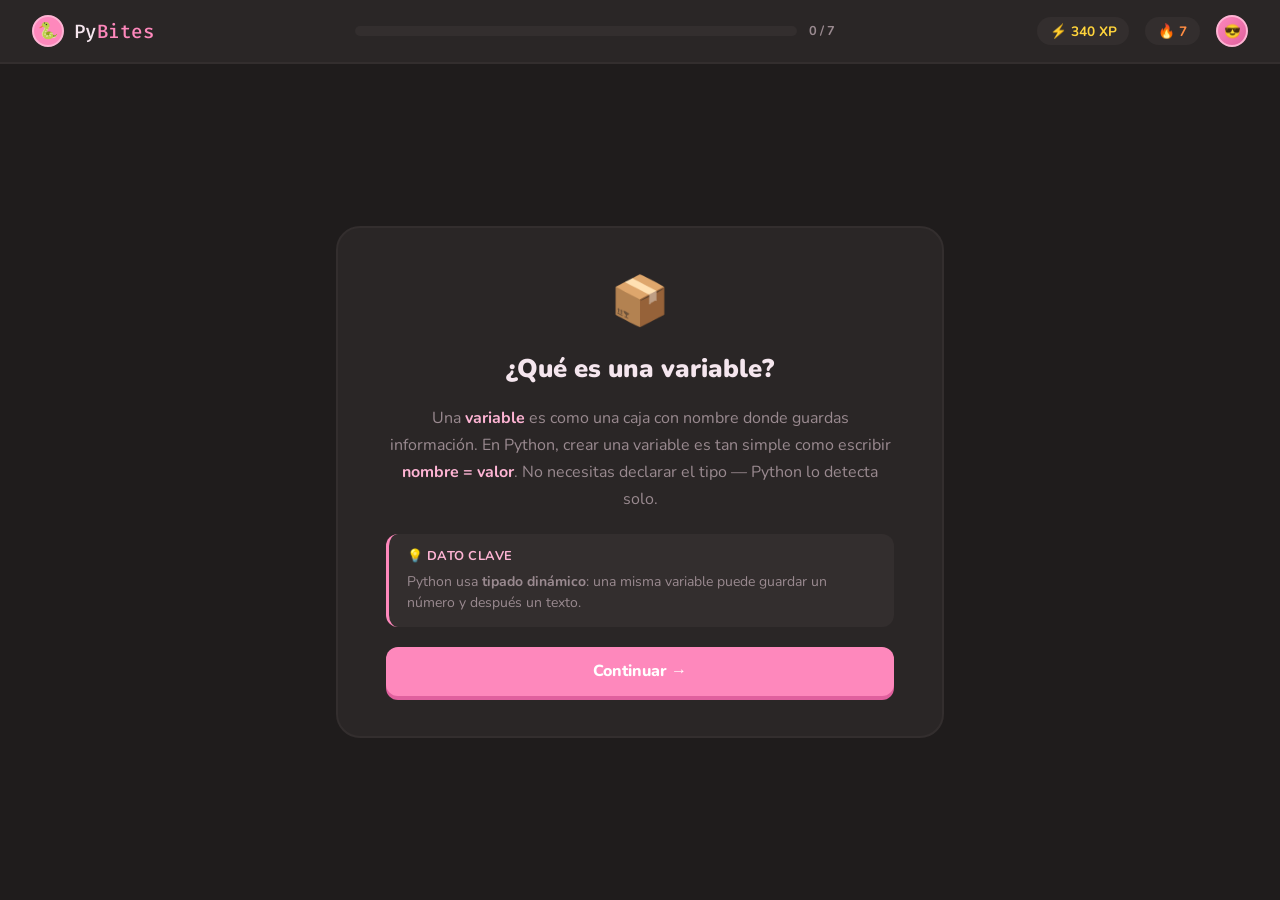
<file: PyBites/lessons/l2.html>
<!DOCTYPE html>
<html lang="es">
<head>
    <meta charset="UTF-8">
    <meta name="viewport" content="width=device-width, initial-scale=1.0">
    <link rel="stylesheet" href="../style.css">
    <link rel="stylesheet" href="lesson.css">
    <link href="https://fonts.googleapis.com/css2?family=Nunito:wght@400;600;700;900&family=Fira+Code:wght@500&display=swap" rel="stylesheet">
    <title>PyBites — L2: Variables y Tipos</title>
</head>
<body>

    <!-- ══ HEADER ═══════════════════════════════════════════ -->
    <header>
        <a href="../index.html" class="logo">
            <div class="logo-icon">🐍</div>
            <span class="logo-text">Py<span>Bites</span></span>
        </a>
        <div class="lesson-header-center">
            <div class="lesson-progress-bar">
                <div class="lesson-progress-fill" id="progressFill"></div>
            </div>
            <span class="lesson-progress-label" id="progressLabel">0 / 5</span>
        </div>
        <div class="header-right">
            <div class="xp-badge">⚡ 340 XP</div>
            <div class="streak-badge">🔥 7</div>
            <div class="avatar">😎</div>
        </div>
    </header>

    <!-- ══ LESSON CONTAINER ══════════════════════════════════ -->
    <main class="lesson-main" id="lessonMain">

        <!-- Slide 1 -->
        <div class="lesson-card" id="card-s1">
            <div class="card-emoji">📦</div>
            <h1 class="card-heading">¿Qué es una variable?</h1>
            <p class="card-body">Una <strong>variable</strong> es como una caja con nombre donde guardas información. En Python, crear una variable es tan simple como escribir <strong>nombre = valor</strong>. No necesitas declarar el tipo — Python lo detecta solo.</p>
            <div class="card-fact">
                <span class="fact-label">💡 Dato clave</span>
                Python usa <strong>tipado dinámico</strong>: una misma variable puede guardar un número y después un texto.
            </div>
            <button class="btn-primary" onclick="nextStep()">Continuar →</button>
        </div>

        <!-- Slide 2 -->
        <div class="lesson-card hidden" id="card-s2">
            <div class="card-emoji">🔢</div>
            <h1 class="card-heading">Tipos de datos básicos</h1>
            <p class="card-body">Python tiene varios tipos fundamentales: <strong>int</strong> (números enteros como 42), <strong>float</strong> (decimales como 3.14), <strong>str</strong> (texto como "hola"), y <strong>bool</strong> (True o False). Cada uno sirve para cosas distintas.</p>
            <div class="card-fact">
                <span class="fact-label">🔍 Truco</span>
                Usa <strong>type(variable)</strong> para saber qué tipo tiene cualquier variable en Python.
            </div>
            <button class="btn-primary" onclick="nextStep()">Continuar →</button>
        </div>

        <!-- Slide 3 -->
        <div class="lesson-card hidden" id="card-s3">
            <div class="card-emoji">✏️</div>
            <h1 class="card-heading">Reglas de nombres</h1>
            <p class="card-body">Los nombres de variables deben empezar por una <strong>letra o guion bajo</strong>, no pueden tener espacios, y distinguen mayúsculas (<strong>edad</strong> y <strong>Edad</strong> son distintas). Por convención Python usa <strong>snake_case</strong>: palabras_separadas_por_guiones.</p>
            <div class="card-fact">
                <span class="fact-label">🚫 Prohibido</span>
                No puedes usar palabras reservadas como <strong>for, if, while, class</strong> como nombres de variables.
            </div>
            <button class="btn-primary" onclick="nextStep()">¡A practicar! 💪</button>
        </div>

        <!-- Q1: opción múltiple -->
        <div class="lesson-card hidden" id="card-q1">
            <div class="question-badge">Pregunta 1 de 5</div>
            <h2 class="card-heading">¿Cómo se asigna un valor a una variable en Python?</h2>
            <div class="choices" id="choices-q1">
                <button class="choice-btn" data-value="a" onclick="selectChoice(this,'q1','b')">var nombre = valor</button>
                <button class="choice-btn" data-value="b" onclick="selectChoice(this,'q1','b')">nombre = valor</button>
                <button class="choice-btn" data-value="c" onclick="selectChoice(this,'q1','b')">int nombre = valor</button>
                <button class="choice-btn" data-value="d" onclick="selectChoice(this,'q1','b')">let nombre = valor</button>
            </div>
            <div class="feedback hidden" id="feedback-q1"></div>
            <button class="btn-primary hidden" id="next-q1" onclick="nextStep()">Continuar →</button>
        </div>

        <!-- Q2: opción múltiple -->
        <div class="lesson-card hidden" id="card-q2">
            <div class="question-badge">Pregunta 2 de 5</div>
            <h2 class="card-heading">¿Qué tipo de dato es el valor 3.14 en Python?</h2>
            <div class="choices" id="choices-q2">
                <button class="choice-btn" data-value="a" onclick="selectChoice(this,'q2','c')">int</button>
                <button class="choice-btn" data-value="b" onclick="selectChoice(this,'q2','c')">str</button>
                <button class="choice-btn" data-value="c" onclick="selectChoice(this,'q2','c')">float</button>
                <button class="choice-btn" data-value="d" onclick="selectChoice(this,'q2','c')">bool</button>
            </div>
            <div class="feedback hidden" id="feedback-q2"></div>
            <button class="btn-primary hidden" id="next-q2" onclick="nextStep()">Continuar →</button>
        </div>

        <!-- Q3: arrastrar -->
        <div class="lesson-card hidden" id="card-q3">
            <div class="question-badge">Pregunta 3 de 5</div>
            <h2 class="card-heading">Ordena los tipos de datos de más a menos común en Python:</h2>
            <p class="card-hint">Arrastra para ordenar</p>
            <div class="drag-list" id="drag-q3">
                <div class="drag-item" draggable="true" data-id="t1">📝 str (texto)</div>
                <div class="drag-item" draggable="true" data-id="t2">🔢 int (entero)</div>
                <div class="drag-item" draggable="true" data-id="t3">💧 float (decimal)</div>
                <div class="drag-item" draggable="true" data-id="t4">✅ bool (verdadero/falso)</div>
            </div>
            <div class="feedback hidden" id="feedback-q3"></div>
            <button class="btn-secondary" id="check-q3" onclick="checkDrag('q3', ['t1','t2','t3','t4'], this)">
                Comprobar ✓
            </button>
            <button class="btn-primary hidden" id="next-q3" onclick="nextStep()">Continuar →</button>
        </div>

        <!-- Q4: opción múltiple -->
        <div class="lesson-card hidden" id="card-q4">
            <div class="question-badge">Pregunta 4 de 5</div>
            <h2 class="card-heading">¿Cuál de estos nombres de variable es INVÁLIDO en Python?</h2>
            <div class="choices" id="choices-q4">
                <button class="choice-btn" data-value="a" onclick="selectChoice(this,'q4','c')">mi_nombre</button>
                <button class="choice-btn" data-value="b" onclick="selectChoice(this,'q4','c')">_privado</button>
                <button class="choice-btn" data-value="c" onclick="selectChoice(this,'q4','c')">2variable</button>
                <button class="choice-btn" data-value="d" onclick="selectChoice(this,'q4','c')">nombreLargo</button>
            </div>
            <div class="feedback hidden" id="feedback-q4"></div>
            <button class="btn-primary hidden" id="next-q4" onclick="nextStep()">Continuar →</button>
        </div>

        <!-- Q5: opción múltiple -->
        <div class="lesson-card hidden" id="card-q5">
            <div class="question-badge">Pregunta 5 de 5</div>
            <h2 class="card-heading">¿Qué función usas para saber el tipo de una variable?</h2>
            <div class="choices" id="choices-q5">
                <button class="choice-btn" data-value="a" onclick="selectChoice(this,'q5','c')">typeof()</button>
                <button class="choice-btn" data-value="b" onclick="selectChoice(this,'q5','c')">getType()</button>
                <button class="choice-btn" data-value="c" onclick="selectChoice(this,'q5','c')">type()</button>
                <button class="choice-btn" data-value="d" onclick="selectChoice(this,'q5','c')">vartype()</button>
            </div>
            <div class="feedback hidden" id="feedback-q5"></div>
            <button class="btn-primary hidden" id="next-q5" onclick="finishLesson()">Ver resultados 🏆</button>
        </div>

        <!-- ── PANTALLA DE RESULTADOS ────────────────────── -->
        <div class="lesson-card results-card hidden" id="card-results">
            <div class="results-emoji" id="resultsEmoji">🏆</div>
            <h2 class="card-heading" id="resultsTitle">¡Lección completada!</h2>
            <p class="results-score" id="resultsScore"></p>
            <div class="results-xp" id="resultsXP">+50 XP</div>
            <p class="results-explanation" id="resultsMsg"></p>
            <div class="results-actions">
                <a href="../index.html" class="btn-primary">← Volver al mapa</a>
                <button class="btn-secondary" onclick="restartLesson()">Repetir lección 🔄</button>
            </div>
        </div>

    </main>

    <script>
        // ── Steps ────────────────────────────────────────────
        const steps = ['s1', 's2', 's3', 'q1', 'q2', 'q3', 'q4', 'q5'];
        const totalQ = 5;
        let current = 0;
        let score   = 0;

        // ── Navegación ───────────────────────────────────────
        function nextStep() {
            document.getElementById('card-' + steps[current]).classList.add('hidden');
            current++;
            if (current < steps.length) {
                const card = document.getElementById('card-' + steps[current]);
                card.classList.remove('hidden');
                card.classList.add('slide-in');
                setTimeout(() => card.classList.remove('slide-in'), 400);
            }
            updateProgress();
        }

        function updateProgress() {
            const pct = Math.round((current / (steps.length - 1)) * 100);
            document.getElementById('progressFill').style.width = pct + '%';
            document.getElementById('progressLabel').textContent = current + ' / ' + (steps.length - 1);
        }

        // ── Preguntas de opción múltiple ────────────────────
        function selectChoice(btn, qId, correct) {
            const container = document.getElementById('choices-' + qId);
            if (container.dataset.answered) return;
            container.dataset.answered = 'true';

            const isCorrect = btn.dataset.value === correct;
            if (isCorrect) { score++; btn.classList.add('correct'); }
            else           { btn.classList.add('wrong'); }

            container.querySelectorAll('.choice-btn').forEach(b => {
                b.disabled = true;
                if (b.dataset.value === correct) b.classList.add('correct');
            });

            showFeedback(qId, isCorrect);
            document.getElementById('next-' + qId).classList.remove('hidden');
        }

        function initDrag(listId) {
            const list = document.getElementById(listId);
            let dragged = null;

            list.addEventListener('dragstart', (e) => {
                if (!e.target.classList.contains('drag-item')) return;
                dragged = e.target;
                e.target.classList.add('dragging');
            });
            list.addEventListener('dragend', (e) => {
                if (!e.target.classList.contains('drag-item')) return;
                e.target.classList.remove('dragging');
                dragged = null;
            });
            list.addEventListener('dragover', (e) => {
                e.preventDefault();
                if (!dragged) return;
                const afterElement = getDragAfterElement(list, e.clientY);
                if (afterElement == null) list.appendChild(dragged);
                else list.insertBefore(dragged, afterElement);
            });
        }

        function getDragAfterElement(container, y) {
            const items = [...container.querySelectorAll('.drag-item:not(.dragging)')];
            let closest = { offset: Number.NEGATIVE_INFINITY, element: null };
            for (const child of items) {
                const box = child.getBoundingClientRect();
                const offset = y - box.top - box.height / 2;
                if (offset < 0 && offset > closest.offset) closest = { offset, element: child };
            }
            return closest.element;
        }

        function checkDrag(qId, correctOrder, btn) {
            const list = document.getElementById('drag-' + qId);
            const items = [...list.querySelectorAll('.drag-item')];
            const current_order = items.map(i => i.dataset.id);
            const isCorrect = JSON.stringify(current_order) === JSON.stringify(correctOrder);

            if (isCorrect) { score++; items.forEach(i => i.classList.add('drag-correct')); }
            else           { items.forEach(i => i.classList.add('drag-wrong')); }

            items.forEach(i => i.draggable = false);
            list.style.pointerEvents = 'none';
            showFeedback(qId, isCorrect);

            btn.textContent = "Continuar →";
            btn.classList.remove("btn-secondary");
            btn.classList.add("btn-primary");
            btn.onclick = () => nextStep();
        }

        function showFeedback(qId, isCorrect) {
            const fb = document.getElementById('feedback-' + qId);
            fb.classList.remove('hidden');
            fb.className = 'feedback ' + (isCorrect ? 'feedback-ok' : 'feedback-err');
            fb.textContent = isCorrect ? '✅ ¡Correcto!' : '❌ No del todo — ¡sigue intentando!';
        }

        function finishLesson() {
            document.querySelectorAll('.lesson-card').forEach(c => c.classList.add('hidden'));
            const card = document.getElementById('card-results');
            card.classList.remove('hidden');

            const pct = Math.round((score / totalQ) * 100);
            const xp  = score === totalQ ? 50 : Math.floor(50 * (score / totalQ));

            document.getElementById('resultsEmoji').textContent = pct === 100 ? '🏆' : pct >= 60 ? '🌟' : '💪';
            document.getElementById('resultsTitle').textContent = pct === 100 ? '¡Perfecto!' : pct >= 60 ? '¡Bien hecho!' : '¡Sigue practicando!';
            document.getElementById('resultsScore').textContent = score + ' de ' + totalQ + ' respuestas correctas (' + pct + '%)';
            document.getElementById('resultsXP').textContent    = '+' + xp + ' XP ganados';
            document.getElementById('resultsMsg').textContent   = pct === 100
                ? '¡Dominas este tema! Estás listo para la siguiente lección.'
                : 'Cada intento te acerca más a dominar Python. ¡No te rindas!';

            document.getElementById('progressFill').style.width = '100%';
            document.getElementById('progressLabel').textContent = (steps.length - 1) + ' / ' + (steps.length - 1);
        }

        function restartLesson() {
            current = 0; score = 0;
            document.querySelectorAll('.lesson-card').forEach(c => c.classList.add('hidden'));
            document.getElementById('card-s1').classList.remove('hidden');
            document.querySelectorAll('.choice-btn').forEach(b => {
                b.classList.remove('correct','wrong'); b.disabled = false;
            });
            document.querySelectorAll('.drag-item').forEach(i => {
                i.classList.remove('drag-correct','drag-wrong'); i.draggable = true;
            });
            document.querySelectorAll('[data-answered]').forEach(el => delete el.dataset.answered);
            document.querySelectorAll('.feedback').forEach(f => f.classList.add('hidden'));
            document.querySelectorAll('[id^="next-"]').forEach(b => b.classList.add('hidden'));
            updateProgress();
        }

        // ── Init ────────────────────────────────────────────
                initDrag('drag-q3');
        updateProgress();
    </script>
</body>
</html>
</file>
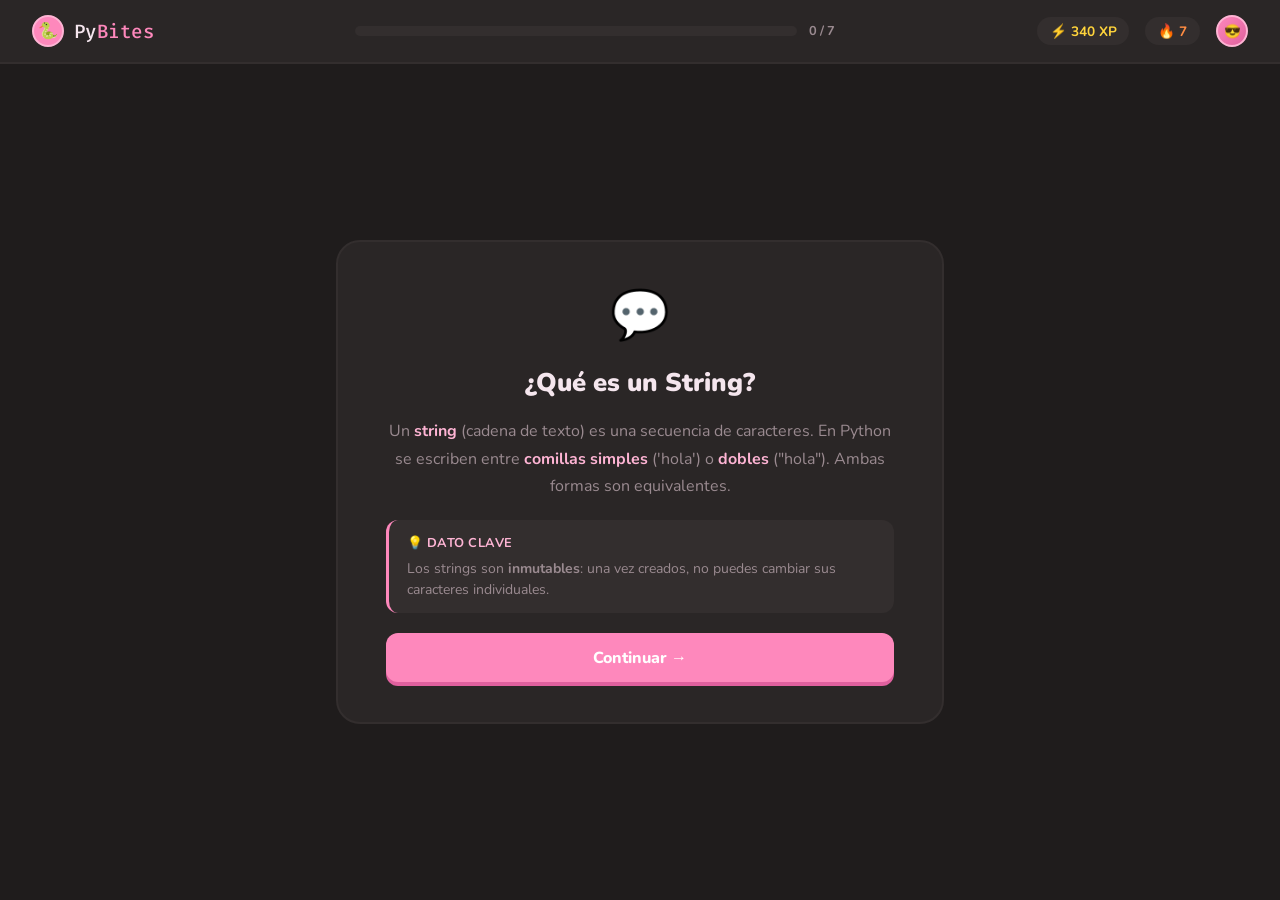
<file: PyBites/lessons/l3.html>
<!DOCTYPE html>
<html lang="es">
<head>
    <meta charset="UTF-8">
    <meta name="viewport" content="width=device-width, initial-scale=1.0">
    <link rel="stylesheet" href="../style.css">
    <link rel="stylesheet" href="lesson.css">
    <link href="https://fonts.googleapis.com/css2?family=Nunito:wght@400;600;700;900&family=Fira+Code:wght@500&display=swap" rel="stylesheet">
    <title>PyBites — L3: Strings</title>
</head>
<body>

    <!-- ══ HEADER ═══════════════════════════════════════════ -->
    <header>
        <a href="../index.html" class="logo">
            <div class="logo-icon">🐍</div>
            <span class="logo-text">Py<span>Bites</span></span>
        </a>
        <div class="lesson-header-center">
            <div class="lesson-progress-bar">
                <div class="lesson-progress-fill" id="progressFill"></div>
            </div>
            <span class="lesson-progress-label" id="progressLabel">0 / 5</span>
        </div>
        <div class="header-right">
            <div class="xp-badge">⚡ 340 XP</div>
            <div class="streak-badge">🔥 7</div>
            <div class="avatar">😎</div>
        </div>
    </header>

    <!-- ══ LESSON CONTAINER ══════════════════════════════════ -->
    <main class="lesson-main" id="lessonMain">

        <!-- Slide 1 -->
        <div class="lesson-card" id="card-s1">
            <div class="card-emoji">💬</div>
            <h1 class="card-heading">¿Qué es un String?</h1>
            <p class="card-body">Un <strong>string</strong> (cadena de texto) es una secuencia de caracteres. En Python se escriben entre <strong>comillas simples</strong> ('hola') o <strong>dobles</strong> ("hola"). Ambas formas son equivalentes.</p>
            <div class="card-fact">
                <span class="fact-label">💡 Dato clave</span>
                Los strings son <strong>inmutables</strong>: una vez creados, no puedes cambiar sus caracteres individuales.
            </div>
            <button class="btn-primary" onclick="nextStep()">Continuar →</button>
        </div>

        <!-- Slide 2 -->
        <div class="lesson-card hidden" id="card-s2">
            <div class="card-emoji">🔗</div>
            <h1 class="card-heading">Operaciones con Strings</h1>
            <p class="card-body">Puedes <strong>concatenar</strong> strings con el operador <code>+</code>, <strong>repetirlos</strong> con <code>*</code>, y acceder a caracteres por su <strong>índice</strong> (empezando en 0). El último carácter tiene índice <strong>-1</strong>.</p>
            <div class="card-fact">
                <span class="fact-label">🧮 Ejemplo</span>
                <strong>"Py" + "thon"</strong> da <strong>"Python"</strong>. Y <strong>"ha" * 3</strong> da <strong>"hahaha"</strong>.
            </div>
            <button class="btn-primary" onclick="nextStep()">Continuar →</button>
        </div>

        <!-- Slide 3 -->
        <div class="lesson-card hidden" id="card-s3">
            <div class="card-emoji">🛠️</div>
            <h1 class="card-heading">Métodos útiles</h1>
            <p class="card-body">Python incluye muchos métodos para strings: <strong>.upper()</strong> convierte a mayúsculas, <strong>.lower()</strong> a minúsculas, <strong>.strip()</strong> elimina espacios, <strong>.replace()</strong> sustituye texto, y <strong>.split()</strong> divide el string en una lista.</p>
            <div class="card-fact">
                <span class="fact-label">🚀 f-strings</span>
                Con <strong>f"Hola {nombre}"</strong> puedes insertar variables dentro de un string fácilmente.
            </div>
            <button class="btn-primary" onclick="nextStep()">¡A practicar! 💪</button>
        </div>

        <!-- Q1: opción múltiple -->
        <div class="lesson-card hidden" id="card-q1">
            <div class="question-badge">Pregunta 1 de 5</div>
            <h2 class="card-heading">¿Cuál de estos es un string válido en Python?</h2>
            <div class="choices" id="choices-q1">
                <button class="choice-btn" data-value="a" onclick="selectChoice(this,'q1','b')">42</button>
                <button class="choice-btn" data-value="b" onclick="selectChoice(this,'q1','b')">'Python'</button>
                <button class="choice-btn" data-value="c" onclick="selectChoice(this,'q1','b')">True</button>
                <button class="choice-btn" data-value="d" onclick="selectChoice(this,'q1','b')">3.14</button>
            </div>
            <div class="feedback hidden" id="feedback-q1"></div>
            <button class="btn-primary hidden" id="next-q1" onclick="nextStep()">Continuar →</button>
        </div>

        <!-- Q2: opción múltiple -->
        <div class="lesson-card hidden" id="card-q2">
            <div class="question-badge">Pregunta 2 de 5</div>
            <h2 class="card-heading">¿Qué devuelve 'ha' * 3 en Python?</h2>
            <div class="choices" id="choices-q2">
                <button class="choice-btn" data-value="a" onclick="selectChoice(this,'q2','b')">ha3</button>
                <button class="choice-btn" data-value="b" onclick="selectChoice(this,'q2','b')">hahaha</button>
                <button class="choice-btn" data-value="c" onclick="selectChoice(this,'q2','b')">ha ha ha</button>
                <button class="choice-btn" data-value="d" onclick="selectChoice(this,'q2','b')">Error</button>
            </div>
            <div class="feedback hidden" id="feedback-q2"></div>
            <button class="btn-primary hidden" id="next-q2" onclick="nextStep()">Continuar →</button>
        </div>

        <!-- Q3: arrastrar -->
        <div class="lesson-card hidden" id="card-q3">
            <div class="question-badge">Pregunta 3 de 5</div>
            <h2 class="card-heading">Ordena estos métodos de string de mayor a menor utilidad:</h2>
            <p class="card-hint">Arrastra para ordenar</p>
            <div class="drag-list" id="drag-q3">
                <div class="drag-item" draggable="true" data-id="m1">📝 .upper() — mayúsculas</div>
                <div class="drag-item" draggable="true" data-id="m2">✂️ .strip() — eliminar espacios</div>
                <div class="drag-item" draggable="true" data-id="m3">🔄 .replace() — sustituir</div>
                <div class="drag-item" draggable="true" data-id="m4">📋 .split() — dividir</div>
            </div>
            <div class="feedback hidden" id="feedback-q3"></div>
            <button class="btn-secondary" id="check-q3" onclick="checkDrag('q3', ['m1', 'm2', 'm3', 'm4'], this)">
                Comprobar ✓
            </button>
            <button class="btn-primary hidden" id="next-q3" onclick="nextStep()">Continuar →</button>
        </div>

        <!-- Q4: opción múltiple -->
        <div class="lesson-card hidden" id="card-q4">
            <div class="question-badge">Pregunta 4 de 5</div>
            <h2 class="card-heading">¿Qué índice tiene el PRIMER carácter de un string en Python?</h2>
            <div class="choices" id="choices-q4">
                <button class="choice-btn" data-value="a" onclick="selectChoice(this,'q4','c')">1</button>
                <button class="choice-btn" data-value="b" onclick="selectChoice(this,'q4','c')">-1</button>
                <button class="choice-btn" data-value="c" onclick="selectChoice(this,'q4','c')">0</button>
                <button class="choice-btn" data-value="d" onclick="selectChoice(this,'q4','c')">Depende del string</button>
            </div>
            <div class="feedback hidden" id="feedback-q4"></div>
            <button class="btn-primary hidden" id="next-q4" onclick="nextStep()">Continuar →</button>
        </div>

        <!-- Q5: opción múltiple -->
        <div class="lesson-card hidden" id="card-q5">
            <div class="question-badge">Pregunta 5 de 5</div>
            <h2 class="card-heading">¿Cuál es la forma correcta de un f-string en Python?</h2>
            <div class="choices" id="choices-q5">
                <button class="choice-btn" data-value="a" onclick="selectChoice(this,'q5','b')">"Hola ${nombre}"</button>
                <button class="choice-btn" data-value="b" onclick="selectChoice(this,'q5','b')">f"Hola {nombre}"</button>
                <button class="choice-btn" data-value="c" onclick="selectChoice(this,'q5','b')">"Hola " + {nombre}</button>
                <button class="choice-btn" data-value="d" onclick="selectChoice(this,'q5','b')">format("Hola nombre")</button>
            </div>
            <div class="feedback hidden" id="feedback-q5"></div>
            <button class="btn-primary hidden" id="next-q5" onclick="finishLesson()">Ver resultados 🏆</button>
        </div>

        <!-- ── PANTALLA DE RESULTADOS ────────────────────── -->
        <div class="lesson-card results-card hidden" id="card-results">
            <div class="results-emoji" id="resultsEmoji">🏆</div>
            <h2 class="card-heading" id="resultsTitle">¡Lección completada!</h2>
            <p class="results-score" id="resultsScore"></p>
            <div class="results-xp" id="resultsXP">+50 XP</div>
            <p class="results-explanation" id="resultsMsg"></p>
            <div class="results-actions">
                <a href="../index.html" class="btn-primary">← Volver al mapa</a>
                <button class="btn-secondary" onclick="restartLesson()">Repetir lección 🔄</button>
            </div>
        </div>

    </main>

    <script>
        // ── Steps ────────────────────────────────────────────
        const steps = ['s1', 's2', 's3', 'q1', 'q2', 'q3', 'q4', 'q5'];
        const totalQ = 5;
        let current = 0;
        let score   = 0;

        // ── Navegación ───────────────────────────────────────
        function nextStep() {
            document.getElementById('card-' + steps[current]).classList.add('hidden');
            current++;
            if (current < steps.length) {
                const card = document.getElementById('card-' + steps[current]);
                card.classList.remove('hidden');
                card.classList.add('slide-in');
                setTimeout(() => card.classList.remove('slide-in'), 400);
            }
            updateProgress();
        }

        function updateProgress() {
            const pct = Math.round((current / (steps.length - 1)) * 100);
            document.getElementById('progressFill').style.width = pct + '%';
            document.getElementById('progressLabel').textContent = current + ' / ' + (steps.length - 1);
        }

        // ── Preguntas de opción múltiple ────────────────────
        function selectChoice(btn, qId, correct) {
            const container = document.getElementById('choices-' + qId);
            if (container.dataset.answered) return;
            container.dataset.answered = 'true';

            const isCorrect = btn.dataset.value === correct;
            if (isCorrect) { score++; btn.classList.add('correct'); }
            else           { btn.classList.add('wrong'); }

            container.querySelectorAll('.choice-btn').forEach(b => {
                b.disabled = true;
                if (b.dataset.value === correct) b.classList.add('correct');
            });

            showFeedback(qId, isCorrect);
            document.getElementById('next-' + qId).classList.remove('hidden');
        }

        function initDrag(listId) {
            const list = document.getElementById(listId);
            let dragged = null;

            list.addEventListener('dragstart', (e) => {
                if (!e.target.classList.contains('drag-item')) return;
                dragged = e.target;
                e.target.classList.add('dragging');
            });
            list.addEventListener('dragend', (e) => {
                if (!e.target.classList.contains('drag-item')) return;
                e.target.classList.remove('dragging');
                dragged = null;
            });
            list.addEventListener('dragover', (e) => {
                e.preventDefault();
                if (!dragged) return;
                const afterElement = getDragAfterElement(list, e.clientY);
                if (afterElement == null) list.appendChild(dragged);
                else list.insertBefore(dragged, afterElement);
            });
        }

        function getDragAfterElement(container, y) {
            const items = [...container.querySelectorAll('.drag-item:not(.dragging)')];
            let closest = { offset: Number.NEGATIVE_INFINITY, element: null };
            for (const child of items) {
                const box = child.getBoundingClientRect();
                const offset = y - box.top - box.height / 2;
                if (offset < 0 && offset > closest.offset) closest = { offset, element: child };
            }
            return closest.element;
        }

        function checkDrag(qId, correctOrder, btn) {
            const list = document.getElementById('drag-' + qId);
            const items = [...list.querySelectorAll('.drag-item')];
            const current_order = items.map(i => i.dataset.id);
            const isCorrect = JSON.stringify(current_order) === JSON.stringify(correctOrder);

            if (isCorrect) { score++; items.forEach(i => i.classList.add('drag-correct')); }
            else           { items.forEach(i => i.classList.add('drag-wrong')); }

            items.forEach(i => i.draggable = false);
            list.style.pointerEvents = 'none';
            showFeedback(qId, isCorrect);

            btn.textContent = "Continuar →";
            btn.classList.remove("btn-secondary");
            btn.classList.add("btn-primary");
            btn.onclick = () => nextStep();
        }

        function showFeedback(qId, isCorrect) {
            const fb = document.getElementById('feedback-' + qId);
            fb.classList.remove('hidden');
            fb.className = 'feedback ' + (isCorrect ? 'feedback-ok' : 'feedback-err');
            fb.textContent = isCorrect ? '✅ ¡Correcto!' : '❌ No del todo — ¡sigue intentando!';
        }

        function finishLesson() {
            document.querySelectorAll('.lesson-card').forEach(c => c.classList.add('hidden'));
            const card = document.getElementById('card-results');
            card.classList.remove('hidden');

            const pct = Math.round((score / totalQ) * 100);
            const xp  = score === totalQ ? 50 : Math.floor(50 * (score / totalQ));

            document.getElementById('resultsEmoji').textContent = pct === 100 ? '🏆' : pct >= 60 ? '🌟' : '💪';
            document.getElementById('resultsTitle').textContent = pct === 100 ? '¡Perfecto!' : pct >= 60 ? '¡Bien hecho!' : '¡Sigue practicando!';
            document.getElementById('resultsScore').textContent = score + ' de ' + totalQ + ' respuestas correctas (' + pct + '%)';
            document.getElementById('resultsXP').textContent    = '+' + xp + ' XP ganados';
            document.getElementById('resultsMsg').textContent   = pct === 100
                ? '¡Dominas este tema! Estás listo para la siguiente lección.'
                : 'Cada intento te acerca más a dominar Python. ¡No te rindas!';

            document.getElementById('progressFill').style.width = '100%';
            document.getElementById('progressLabel').textContent = (steps.length - 1) + ' / ' + (steps.length - 1);
        }

        function restartLesson() {
            current = 0; score = 0;
            document.querySelectorAll('.lesson-card').forEach(c => c.classList.add('hidden'));
            document.getElementById('card-s1').classList.remove('hidden');
            document.querySelectorAll('.choice-btn').forEach(b => {
                b.classList.remove('correct','wrong'); b.disabled = false;
            });
            document.querySelectorAll('.drag-item').forEach(i => {
                i.classList.remove('drag-correct','drag-wrong'); i.draggable = true;
            });
            document.querySelectorAll('[data-answered]').forEach(el => delete el.dataset.answered);
            document.querySelectorAll('.feedback').forEach(f => f.classList.add('hidden'));
            document.querySelectorAll('[id^="next-"]').forEach(b => b.classList.add('hidden'));
            updateProgress();
        }

        // ── Init ────────────────────────────────────────────
                initDrag('drag-q3');
        updateProgress();
    </script>
</body>
</html>
</file>
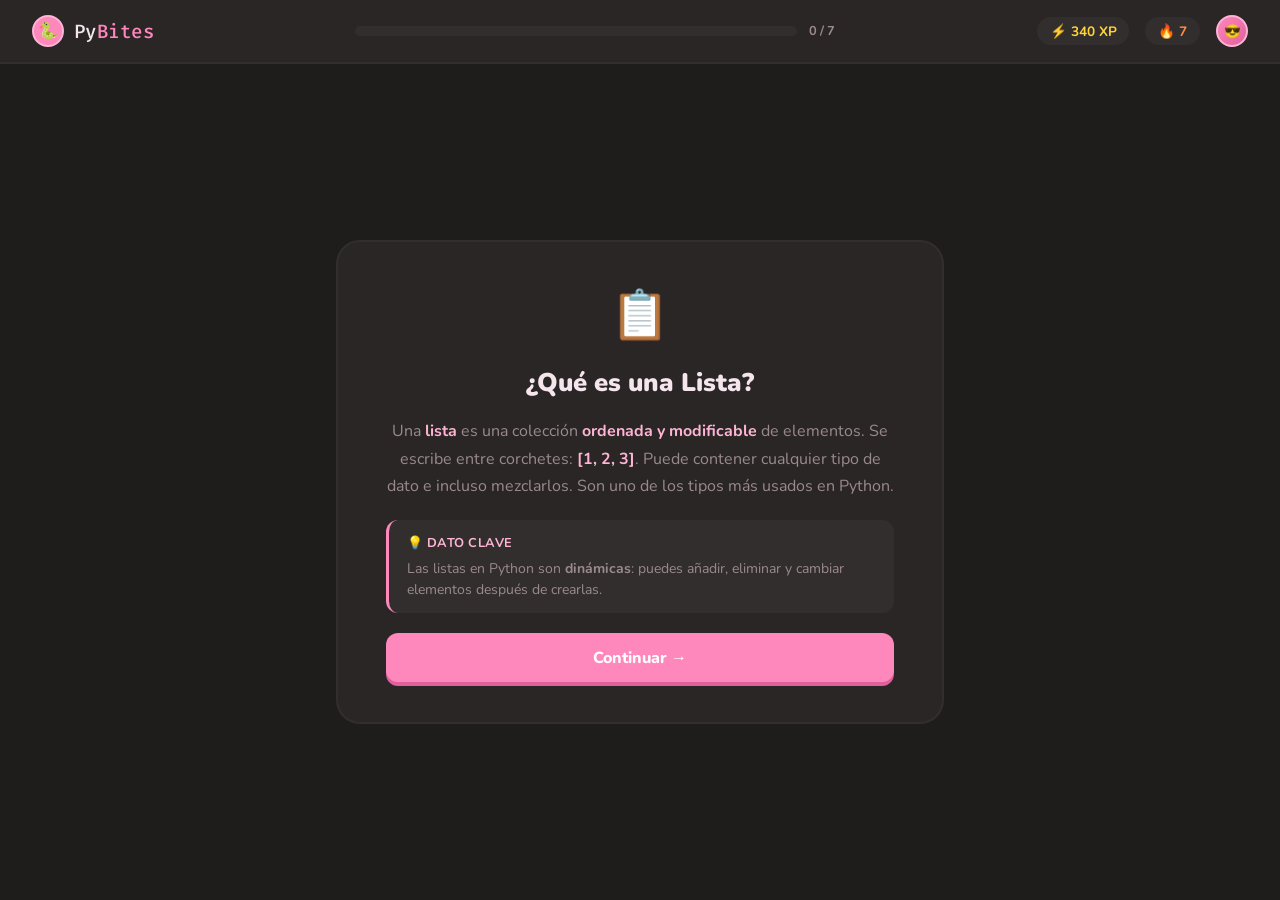
<file: PyBites/lessons/l4.html>
<!DOCTYPE html>
<html lang="es">
<head>
    <meta charset="UTF-8">
    <meta name="viewport" content="width=device-width, initial-scale=1.0">
    <link rel="stylesheet" href="../style.css">
    <link rel="stylesheet" href="lesson.css">
    <link href="https://fonts.googleapis.com/css2?family=Nunito:wght@400;600;700;900&family=Fira+Code:wght@500&display=swap" rel="stylesheet">
    <title>PyBites — L4: Listas</title>
</head>
<body>

    <!-- ══ HEADER ═══════════════════════════════════════════ -->
    <header>
        <a href="../index.html" class="logo">
            <div class="logo-icon">🐍</div>
            <span class="logo-text">Py<span>Bites</span></span>
        </a>
        <div class="lesson-header-center">
            <div class="lesson-progress-bar">
                <div class="lesson-progress-fill" id="progressFill"></div>
            </div>
            <span class="lesson-progress-label" id="progressLabel">0 / 5</span>
        </div>
        <div class="header-right">
            <div class="xp-badge">⚡ 340 XP</div>
            <div class="streak-badge">🔥 7</div>
            <div class="avatar">😎</div>
        </div>
    </header>

    <!-- ══ LESSON CONTAINER ══════════════════════════════════ -->
    <main class="lesson-main" id="lessonMain">

        <!-- Slide 1 -->
        <div class="lesson-card" id="card-s1">
            <div class="card-emoji">📋</div>
            <h1 class="card-heading">¿Qué es una Lista?</h1>
            <p class="card-body">Una <strong>lista</strong> es una colección <strong>ordenada y modificable</strong> de elementos. Se escribe entre corchetes: <strong>[1, 2, 3]</strong>. Puede contener cualquier tipo de dato e incluso mezclarlos. Son uno de los tipos más usados en Python.</p>
            <div class="card-fact">
                <span class="fact-label">💡 Dato clave</span>
                Las listas en Python son <strong>dinámicas</strong>: puedes añadir, eliminar y cambiar elementos después de crearlas.
            </div>
            <button class="btn-primary" onclick="nextStep()">Continuar →</button>
        </div>

        <!-- Slide 2 -->
        <div class="lesson-card hidden" id="card-s2">
            <div class="card-emoji">🔧</div>
            <h1 class="card-heading">Operaciones con Listas</h1>
            <p class="card-body">Accede a elementos por índice: <strong>lista[0]</strong>. Añade con <strong>.append()</strong>, elimina con <strong>.remove()</strong> o <strong>.pop()</strong>, ordena con <strong>.sort()</strong> y conoce el tamaño con <strong>len(lista)</strong>.</p>
            <div class="card-fact">
                <span class="fact-label">🍕 Slice</span>
                Con <strong>lista[1:3]</strong> obtienes los elementos del índice 1 al 2. Es el <strong>slicing</strong> — muy poderoso en Python.
            </div>
            <button class="btn-primary" onclick="nextStep()">Continuar →</button>
        </div>

        <!-- Slide 3 -->
        <div class="lesson-card hidden" id="card-s3">
            <div class="card-emoji">🔁</div>
            <h1 class="card-heading">Listas y Bucles</h1>
            <p class="card-body">Las listas y los bucles van de la mano. Con <strong>for elemento in lista:</strong> puedes recorrer todos los elementos uno a uno. También puedes usar <strong>list comprehensions</strong> para crear listas de forma compacta y elegante.</p>
            <div class="card-fact">
                <span class="fact-label">⚡ Pro tip</span>
                <strong>[x*2 for x in lista]</strong> crea una nueva lista con cada elemento multiplicado por 2 — ¡en una sola línea!
            </div>
            <button class="btn-primary" onclick="nextStep()">¡A practicar! 💪</button>
        </div>

        <!-- Q1: opción múltiple -->
        <div class="lesson-card hidden" id="card-q1">
            <div class="question-badge">Pregunta 1 de 5</div>
            <h2 class="card-heading">¿Cuál de estas es una lista válida en Python?</h2>
            <div class="choices" id="choices-q1">
                <button class="choice-btn" data-value="a" onclick="selectChoice(this,'q1','c')">{1, 2, 3}</button>
                <button class="choice-btn" data-value="b" onclick="selectChoice(this,'q1','c')">(1, 2, 3)</button>
                <button class="choice-btn" data-value="c" onclick="selectChoice(this,'q1','c')">[1, 2, 3]</button>
                <button class="choice-btn" data-value="d" onclick="selectChoice(this,'q1','c')"><1, 2, 3></button>
            </div>
            <div class="feedback hidden" id="feedback-q1"></div>
            <button class="btn-primary hidden" id="next-q1" onclick="nextStep()">Continuar →</button>
        </div>

        <!-- Q2: opción múltiple -->
        <div class="lesson-card hidden" id="card-q2">
            <div class="question-badge">Pregunta 2 de 5</div>
            <h2 class="card-heading">¿Qué método se usa para añadir un elemento AL FINAL de una lista?</h2>
            <div class="choices" id="choices-q2">
                <button class="choice-btn" data-value="a" onclick="selectChoice(this,'q2','d')">.add()</button>
                <button class="choice-btn" data-value="b" onclick="selectChoice(this,'q2','d')">.insert()</button>
                <button class="choice-btn" data-value="c" onclick="selectChoice(this,'q2','d')">.push()</button>
                <button class="choice-btn" data-value="d" onclick="selectChoice(this,'q2','d')">.append()</button>
            </div>
            <div class="feedback hidden" id="feedback-q2"></div>
            <button class="btn-primary hidden" id="next-q2" onclick="nextStep()">Continuar →</button>
        </div>

        <!-- Q3: arrastrar -->
        <div class="lesson-card hidden" id="card-q3">
            <div class="question-badge">Pregunta 3 de 5</div>
            <h2 class="card-heading">Ordena estos pasos para crear y usar una lista en Python:</h2>
            <p class="card-hint">Arrastra para ordenar</p>
            <div class="drag-list" id="drag-q3">
                <div class="drag-item" draggable="true" data-id="p1">📋 Crear la lista: frutas = []</div>
                <div class="drag-item" draggable="true" data-id="p2">➕ Añadir elemento: frutas.append('manzana')</div>
                <div class="drag-item" draggable="true" data-id="p3">🔍 Acceder: print(frutas[0])</div>
                <div class="drag-item" draggable="true" data-id="p4">📏 Contar: print(len(frutas))</div>
            </div>
            <div class="feedback hidden" id="feedback-q3"></div>
            <button class="btn-secondary" id="check-q3" onclick="checkDrag('q3', ['p1', 'p2', 'p3', 'p4'], this)">
                Comprobar ✓
            </button>
            <button class="btn-primary hidden" id="next-q3" onclick="nextStep()">Continuar →</button>
        </div>

        <!-- Q4: opción múltiple -->
        <div class="lesson-card hidden" id="card-q4">
            <div class="question-badge">Pregunta 4 de 5</div>
            <h2 class="card-heading">¿Qué devuelve len([10, 20, 30, 40])?</h2>
            <div class="choices" id="choices-q4">
                <button class="choice-btn" data-value="a" onclick="selectChoice(this,'q4','c')">3</button>
                <button class="choice-btn" data-value="b" onclick="selectChoice(this,'q4','c')">40</button>
                <button class="choice-btn" data-value="c" onclick="selectChoice(this,'q4','c')">4</button>
                <button class="choice-btn" data-value="d" onclick="selectChoice(this,'q4','c')">10</button>
            </div>
            <div class="feedback hidden" id="feedback-q4"></div>
            <button class="btn-primary hidden" id="next-q4" onclick="nextStep()">Continuar →</button>
        </div>

        <!-- Q5: opción múltiple -->
        <div class="lesson-card hidden" id="card-q5">
            <div class="question-badge">Pregunta 5 de 5</div>
            <h2 class="card-heading">¿Qué hace lista[1:3] en Python?</h2>
            <div class="choices" id="choices-q5">
                <button class="choice-btn" data-value="a" onclick="selectChoice(this,'q5','b')">Devuelve el elemento en índice 1 y 3</button>
                <button class="choice-btn" data-value="b" onclick="selectChoice(this,'q5','b')">Devuelve los elementos del índice 1 al 2</button>
                <button class="choice-btn" data-value="c" onclick="selectChoice(this,'q5','b')">Devuelve los 3 primeros elementos</button>
                <button class="choice-btn" data-value="d" onclick="selectChoice(this,'q5','b')">Elimina los índices 1 y 3</button>
            </div>
            <div class="feedback hidden" id="feedback-q5"></div>
            <button class="btn-primary hidden" id="next-q5" onclick="finishLesson()">Ver resultados 🏆</button>
        </div>

        <!-- ── PANTALLA DE RESULTADOS ────────────────────── -->
        <div class="lesson-card results-card hidden" id="card-results">
            <div class="results-emoji" id="resultsEmoji">🏆</div>
            <h2 class="card-heading" id="resultsTitle">¡Lección completada!</h2>
            <p class="results-score" id="resultsScore"></p>
            <div class="results-xp" id="resultsXP">+60 XP</div>
            <p class="results-explanation" id="resultsMsg"></p>
            <div class="results-actions">
                <a href="../index.html" class="btn-primary">← Volver al mapa</a>
                <button class="btn-secondary" onclick="restartLesson()">Repetir lección 🔄</button>
            </div>
        </div>

    </main>

    <script>
        // ── Steps ────────────────────────────────────────────
        const steps = ['s1', 's2', 's3', 'q1', 'q2', 'q3', 'q4', 'q5'];
        const totalQ = 5;
        let current = 0;
        let score   = 0;

        // ── Navegación ───────────────────────────────────────
        function nextStep() {
            document.getElementById('card-' + steps[current]).classList.add('hidden');
            current++;
            if (current < steps.length) {
                const card = document.getElementById('card-' + steps[current]);
                card.classList.remove('hidden');
                card.classList.add('slide-in');
                setTimeout(() => card.classList.remove('slide-in'), 400);
            }
            updateProgress();
        }

        function updateProgress() {
            const pct = Math.round((current / (steps.length - 1)) * 100);
            document.getElementById('progressFill').style.width = pct + '%';
            document.getElementById('progressLabel').textContent = current + ' / ' + (steps.length - 1);
        }

        // ── Preguntas de opción múltiple ────────────────────
        function selectChoice(btn, qId, correct) {
            const container = document.getElementById('choices-' + qId);
            if (container.dataset.answered) return;
            container.dataset.answered = 'true';

            const isCorrect = btn.dataset.value === correct;
            if (isCorrect) { score++; btn.classList.add('correct'); }
            else           { btn.classList.add('wrong'); }

            container.querySelectorAll('.choice-btn').forEach(b => {
                b.disabled = true;
                if (b.dataset.value === correct) b.classList.add('correct');
            });

            showFeedback(qId, isCorrect);
            document.getElementById('next-' + qId).classList.remove('hidden');
        }

        function initDrag(listId) {
            const list = document.getElementById(listId);
            let dragged = null;

            list.addEventListener('dragstart', (e) => {
                if (!e.target.classList.contains('drag-item')) return;
                dragged = e.target;
                e.target.classList.add('dragging');
            });
            list.addEventListener('dragend', (e) => {
                if (!e.target.classList.contains('drag-item')) return;
                e.target.classList.remove('dragging');
                dragged = null;
            });
            list.addEventListener('dragover', (e) => {
                e.preventDefault();
                if (!dragged) return;
                const afterElement = getDragAfterElement(list, e.clientY);
                if (afterElement == null) list.appendChild(dragged);
                else list.insertBefore(dragged, afterElement);
            });
        }

        function getDragAfterElement(container, y) {
            const items = [...container.querySelectorAll('.drag-item:not(.dragging)')];
            let closest = { offset: Number.NEGATIVE_INFINITY, element: null };
            for (const child of items) {
                const box = child.getBoundingClientRect();
                const offset = y - box.top - box.height / 2;
                if (offset < 0 && offset > closest.offset) closest = { offset, element: child };
            }
            return closest.element;
        }

        function checkDrag(qId, correctOrder, btn) {
            const list = document.getElementById('drag-' + qId);
            const items = [...list.querySelectorAll('.drag-item')];
            const current_order = items.map(i => i.dataset.id);
            const isCorrect = JSON.stringify(current_order) === JSON.stringify(correctOrder);

            if (isCorrect) { score++; items.forEach(i => i.classList.add('drag-correct')); }
            else           { items.forEach(i => i.classList.add('drag-wrong')); }

            items.forEach(i => i.draggable = false);
            list.style.pointerEvents = 'none';
            showFeedback(qId, isCorrect);

            btn.textContent = "Continuar →";
            btn.classList.remove("btn-secondary");
            btn.classList.add("btn-primary");
            btn.onclick = () => nextStep();
        }

        function showFeedback(qId, isCorrect) {
            const fb = document.getElementById('feedback-' + qId);
            fb.classList.remove('hidden');
            fb.className = 'feedback ' + (isCorrect ? 'feedback-ok' : 'feedback-err');
            fb.textContent = isCorrect ? '✅ ¡Correcto!' : '❌ No del todo — ¡sigue intentando!';
        }

        function finishLesson() {
            document.querySelectorAll('.lesson-card').forEach(c => c.classList.add('hidden'));
            const card = document.getElementById('card-results');
            card.classList.remove('hidden');

            const pct = Math.round((score / totalQ) * 100);
            const xp  = score === totalQ ? 60 : Math.floor(60 * (score / totalQ));

            document.getElementById('resultsEmoji').textContent = pct === 100 ? '🏆' : pct >= 60 ? '🌟' : '💪';
            document.getElementById('resultsTitle').textContent = pct === 100 ? '¡Perfecto!' : pct >= 60 ? '¡Bien hecho!' : '¡Sigue practicando!';
            document.getElementById('resultsScore').textContent = score + ' de ' + totalQ + ' respuestas correctas (' + pct + '%)';
            document.getElementById('resultsXP').textContent    = '+' + xp + ' XP ganados';
            document.getElementById('resultsMsg').textContent   = pct === 100
                ? '¡Dominas este tema! Estás listo para la siguiente lección.'
                : 'Cada intento te acerca más a dominar Python. ¡No te rindas!';

            document.getElementById('progressFill').style.width = '100%';
            document.getElementById('progressLabel').textContent = (steps.length - 1) + ' / ' + (steps.length - 1);
        }

        function restartLesson() {
            current = 0; score = 0;
            document.querySelectorAll('.lesson-card').forEach(c => c.classList.add('hidden'));
            document.getElementById('card-s1').classList.remove('hidden');
            document.querySelectorAll('.choice-btn').forEach(b => {
                b.classList.remove('correct','wrong'); b.disabled = false;
            });
            document.querySelectorAll('.drag-item').forEach(i => {
                i.classList.remove('drag-correct','drag-wrong'); i.draggable = true;
            });
            document.querySelectorAll('[data-answered]').forEach(el => delete el.dataset.answered);
            document.querySelectorAll('.feedback').forEach(f => f.classList.add('hidden'));
            document.querySelectorAll('[id^="next-"]').forEach(b => b.classList.add('hidden'));
            updateProgress();
        }

        // ── Init ────────────────────────────────────────────
                initDrag('drag-q3');
        updateProgress();
    </script>
</body>
</html>
</file>
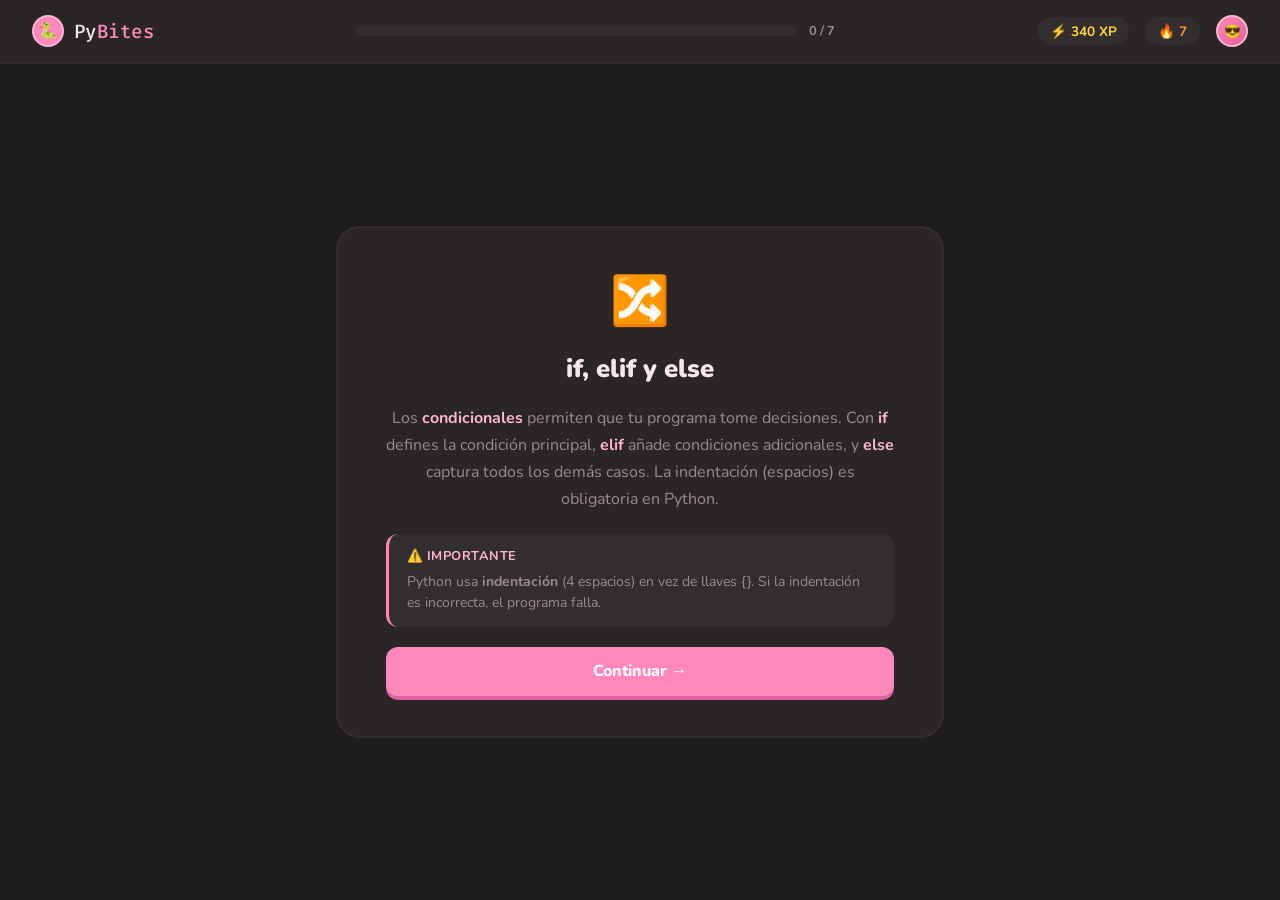
<file: PyBites/lessons/l5.html>
<!DOCTYPE html>
<html lang="es">
<head>
    <meta charset="UTF-8">
    <meta name="viewport" content="width=device-width, initial-scale=1.0">
    <link rel="stylesheet" href="../style.css">
    <link rel="stylesheet" href="lesson.css">
    <link href="https://fonts.googleapis.com/css2?family=Nunito:wght@400;600;700;900&family=Fira+Code:wght@500&display=swap" rel="stylesheet">
    <title>PyBites — L5: Condicionales</title>
</head>
<body>

    <!-- ══ HEADER ═══════════════════════════════════════════ -->
    <header>
        <a href="../index.html" class="logo">
            <div class="logo-icon">🐍</div>
            <span class="logo-text">Py<span>Bites</span></span>
        </a>
        <div class="lesson-header-center">
            <div class="lesson-progress-bar">
                <div class="lesson-progress-fill" id="progressFill"></div>
            </div>
            <span class="lesson-progress-label" id="progressLabel">0 / 5</span>
        </div>
        <div class="header-right">
            <div class="xp-badge">⚡ 340 XP</div>
            <div class="streak-badge">🔥 7</div>
            <div class="avatar">😎</div>
        </div>
    </header>

    <!-- ══ LESSON CONTAINER ══════════════════════════════════ -->
    <main class="lesson-main" id="lessonMain">

        <!-- Slide 1 -->
        <div class="lesson-card" id="card-s1">
            <div class="card-emoji">🔀</div>
            <h1 class="card-heading">if, elif y else</h1>
            <p class="card-body">Los <strong>condicionales</strong> permiten que tu programa tome decisiones. Con <strong>if</strong> defines la condición principal, <strong>elif</strong> añade condiciones adicionales, y <strong>else</strong> captura todos los demás casos. La indentación (espacios) es obligatoria en Python.</p>
            <div class="card-fact">
                <span class="fact-label">⚠️ Importante</span>
                Python usa <strong>indentación</strong> (4 espacios) en vez de llaves {}. Si la indentación es incorrecta, el programa falla.
            </div>
            <button class="btn-primary" onclick="nextStep()">Continuar →</button>
        </div>

        <!-- Slide 2 -->
        <div class="lesson-card hidden" id="card-s2">
            <div class="card-emoji">⚖️</div>
            <h1 class="card-heading">Operadores de Comparación</h1>
            <p class="card-body">Para comparar valores usa: <strong>==</strong> (igual), <strong>!=</strong> (distinto), <strong>&gt;</strong> (mayor), <strong>&lt;</strong> (menor), <strong>&gt;=</strong> (mayor o igual), <strong>&lt;=</strong> (menor o igual). Estos operadores devuelven <strong>True</strong> o <strong>False</strong>.</p>
            <div class="card-fact">
                <span class="fact-label">🚨 Cuidado</span>
                <strong>= es asignación</strong> (edad = 18) y <strong>== es comparación</strong> (edad == 18). ¡No los confundas!
            </div>
            <button class="btn-primary" onclick="nextStep()">Continuar →</button>
        </div>

        <!-- Slide 3 -->
        <div class="lesson-card hidden" id="card-s3">
            <div class="card-emoji">🔗</div>
            <h1 class="card-heading">Operadores Lógicos</h1>
            <p class="card-body">Combina condiciones con <strong>and</strong> (ambas deben ser verdad), <strong>or</strong> (al menos una debe ser verdad) y <strong>not</strong> (invierte el resultado). Así puedes crear condiciones más complejas y precisas.</p>
            <div class="card-fact">
                <span class="fact-label">💡 Ejemplo</span>
                <strong>if edad >= 18 and tiene_dni:</strong> — solo entra si las DOS condiciones son verdaderas.
            </div>
            <button class="btn-primary" onclick="nextStep()">¡A practicar! 💪</button>
        </div>

        <!-- Q1: opción múltiple -->
        <div class="lesson-card hidden" id="card-q1">
            <div class="question-badge">Pregunta 1 de 5</div>
            <h2 class="card-heading">¿Cuál es el operador para comparar si dos valores son IGUALES?</h2>
            <div class="choices" id="choices-q1">
                <button class="choice-btn" data-value="a" onclick="selectChoice(this,'q1','c')">=</button>
                <button class="choice-btn" data-value="b" onclick="selectChoice(this,'q1','c')">!=</button>
                <button class="choice-btn" data-value="c" onclick="selectChoice(this,'q1','c')">==</button>
                <button class="choice-btn" data-value="d" onclick="selectChoice(this,'q1','c')">===</button>
            </div>
            <div class="feedback hidden" id="feedback-q1"></div>
            <button class="btn-primary hidden" id="next-q1" onclick="nextStep()">Continuar →</button>
        </div>

        <!-- Q2: opción múltiple -->
        <div class="lesson-card hidden" id="card-q2">
            <div class="question-badge">Pregunta 2 de 5</div>
            <h2 class="card-heading">¿Qué hace 'elif' en Python?</h2>
            <div class="choices" id="choices-q2">
                <button class="choice-btn" data-value="a" onclick="selectChoice(this,'q2','b')">Finaliza el bloque if</button>
                <button class="choice-btn" data-value="b" onclick="selectChoice(this,'q2','b')">Es una condición alternativa si el if es False</button>
                <button class="choice-btn" data-value="c" onclick="selectChoice(this,'q2','b')">Repite el if</button>
                <button class="choice-btn" data-value="d" onclick="selectChoice(this,'q2','b')">Es igual a else</button>
            </div>
            <div class="feedback hidden" id="feedback-q2"></div>
            <button class="btn-primary hidden" id="next-q2" onclick="nextStep()">Continuar →</button>
        </div>

        <!-- Q3: arrastrar -->
        <div class="lesson-card hidden" id="card-q3">
            <div class="question-badge">Pregunta 3 de 5</div>
            <h2 class="card-heading">Ordena correctamente este bloque condicional:</h2>
            <p class="card-hint">Arrastra para ordenar</p>
            <div class="drag-list" id="drag-q3">
                <div class="drag-item" draggable="true" data-id="c1">🔍 if nota >= 9:</div>
                <div class="drag-item" draggable="true" data-id="c2">⭐ elif nota >= 5:</div>
                <div class="drag-item" draggable="true" data-id="c3">❌ else:</div>
                <div class="drag-item" draggable="true" data-id="c4">🏁 print(resultado)</div>
            </div>
            <div class="feedback hidden" id="feedback-q3"></div>
            <button class="btn-secondary" id="check-q3" onclick="checkDrag('q3', ['c1', 'c2', 'c3', 'c4'], this)">
                Comprobar ✓
            </button>
            <button class="btn-primary hidden" id="next-q3" onclick="nextStep()">Continuar →</button>
        </div>

        <!-- Q4: opción múltiple -->
        <div class="lesson-card hidden" id="card-q4">
            <div class="question-badge">Pregunta 4 de 5</div>
            <h2 class="card-heading">¿Qué operador lógico requiere que AMBAS condiciones sean True?</h2>
            <div class="choices" id="choices-q4">
                <button class="choice-btn" data-value="a" onclick="selectChoice(this,'q4','c')">or</button>
                <button class="choice-btn" data-value="b" onclick="selectChoice(this,'q4','c')">not</button>
                <button class="choice-btn" data-value="c" onclick="selectChoice(this,'q4','c')">and</button>
                <button class="choice-btn" data-value="d" onclick="selectChoice(this,'q4','c')">xor</button>
            </div>
            <div class="feedback hidden" id="feedback-q4"></div>
            <button class="btn-primary hidden" id="next-q4" onclick="nextStep()">Continuar →</button>
        </div>

        <!-- Q5: opción múltiple -->
        <div class="lesson-card hidden" id="card-q5">
            <div class="question-badge">Pregunta 5 de 5</div>
            <h2 class="card-heading">¿Qué marca los bloques de código en Python?</h2>
            <div class="choices" id="choices-q5">
                <button class="choice-btn" data-value="a" onclick="selectChoice(this,'q5','c')">Llaves {}</button>
                <button class="choice-btn" data-value="b" onclick="selectChoice(this,'q5','c')">Paréntesis ()</button>
                <button class="choice-btn" data-value="c" onclick="selectChoice(this,'q5','c')">Indentación (espacios)</button>
                <button class="choice-btn" data-value="d" onclick="selectChoice(this,'q5','c')">Corchetes []</button>
            </div>
            <div class="feedback hidden" id="feedback-q5"></div>
            <button class="btn-primary hidden" id="next-q5" onclick="finishLesson()">Ver resultados 🏆</button>
        </div>

        <!-- ── PANTALLA DE RESULTADOS ────────────────────── -->
        <div class="lesson-card results-card hidden" id="card-results">
            <div class="results-emoji" id="resultsEmoji">🏆</div>
            <h2 class="card-heading" id="resultsTitle">¡Lección completada!</h2>
            <p class="results-score" id="resultsScore"></p>
            <div class="results-xp" id="resultsXP">+60 XP</div>
            <p class="results-explanation" id="resultsMsg"></p>
            <div class="results-actions">
                <a href="../index.html" class="btn-primary">← Volver al mapa</a>
                <button class="btn-secondary" onclick="restartLesson()">Repetir lección 🔄</button>
            </div>
        </div>

    </main>

    <script>
        // ── Steps ────────────────────────────────────────────
        const steps = ['s1', 's2', 's3', 'q1', 'q2', 'q3', 'q4', 'q5'];
        const totalQ = 5;
        let current = 0;
        let score   = 0;

        // ── Navegación ───────────────────────────────────────
        function nextStep() {
            document.getElementById('card-' + steps[current]).classList.add('hidden');
            current++;
            if (current < steps.length) {
                const card = document.getElementById('card-' + steps[current]);
                card.classList.remove('hidden');
                card.classList.add('slide-in');
                setTimeout(() => card.classList.remove('slide-in'), 400);
            }
            updateProgress();
        }

        function updateProgress() {
            const pct = Math.round((current / (steps.length - 1)) * 100);
            document.getElementById('progressFill').style.width = pct + '%';
            document.getElementById('progressLabel').textContent = current + ' / ' + (steps.length - 1);
        }

        // ── Preguntas de opción múltiple ────────────────────
        function selectChoice(btn, qId, correct) {
            const container = document.getElementById('choices-' + qId);
            if (container.dataset.answered) return;
            container.dataset.answered = 'true';

            const isCorrect = btn.dataset.value === correct;
            if (isCorrect) { score++; btn.classList.add('correct'); }
            else           { btn.classList.add('wrong'); }

            container.querySelectorAll('.choice-btn').forEach(b => {
                b.disabled = true;
                if (b.dataset.value === correct) b.classList.add('correct');
            });

            showFeedback(qId, isCorrect);
            document.getElementById('next-' + qId).classList.remove('hidden');
        }

        function initDrag(listId) {
            const list = document.getElementById(listId);
            let dragged = null;

            list.addEventListener('dragstart', (e) => {
                if (!e.target.classList.contains('drag-item')) return;
                dragged = e.target;
                e.target.classList.add('dragging');
            });
            list.addEventListener('dragend', (e) => {
                if (!e.target.classList.contains('drag-item')) return;
                e.target.classList.remove('dragging');
                dragged = null;
            });
            list.addEventListener('dragover', (e) => {
                e.preventDefault();
                if (!dragged) return;
                const afterElement = getDragAfterElement(list, e.clientY);
                if (afterElement == null) list.appendChild(dragged);
                else list.insertBefore(dragged, afterElement);
            });
        }

        function getDragAfterElement(container, y) {
            const items = [...container.querySelectorAll('.drag-item:not(.dragging)')];
            let closest = { offset: Number.NEGATIVE_INFINITY, element: null };
            for (const child of items) {
                const box = child.getBoundingClientRect();
                const offset = y - box.top - box.height / 2;
                if (offset < 0 && offset > closest.offset) closest = { offset, element: child };
            }
            return closest.element;
        }

        function checkDrag(qId, correctOrder, btn) {
            const list = document.getElementById('drag-' + qId);
            const items = [...list.querySelectorAll('.drag-item')];
            const current_order = items.map(i => i.dataset.id);
            const isCorrect = JSON.stringify(current_order) === JSON.stringify(correctOrder);

            if (isCorrect) { score++; items.forEach(i => i.classList.add('drag-correct')); }
            else           { items.forEach(i => i.classList.add('drag-wrong')); }

            items.forEach(i => i.draggable = false);
            list.style.pointerEvents = 'none';
            showFeedback(qId, isCorrect);

            btn.textContent = "Continuar →";
            btn.classList.remove("btn-secondary");
            btn.classList.add("btn-primary");
            btn.onclick = () => nextStep();
        }

        function showFeedback(qId, isCorrect) {
            const fb = document.getElementById('feedback-' + qId);
            fb.classList.remove('hidden');
            fb.className = 'feedback ' + (isCorrect ? 'feedback-ok' : 'feedback-err');
            fb.textContent = isCorrect ? '✅ ¡Correcto!' : '❌ No del todo — ¡sigue intentando!';
        }

        function finishLesson() {
            document.querySelectorAll('.lesson-card').forEach(c => c.classList.add('hidden'));
            const card = document.getElementById('card-results');
            card.classList.remove('hidden');

            const pct = Math.round((score / totalQ) * 100);
            const xp  = score === totalQ ? 60 : Math.floor(60 * (score / totalQ));

            document.getElementById('resultsEmoji').textContent = pct === 100 ? '🏆' : pct >= 60 ? '🌟' : '💪';
            document.getElementById('resultsTitle').textContent = pct === 100 ? '¡Perfecto!' : pct >= 60 ? '¡Bien hecho!' : '¡Sigue practicando!';
            document.getElementById('resultsScore').textContent = score + ' de ' + totalQ + ' respuestas correctas (' + pct + '%)';
            document.getElementById('resultsXP').textContent    = '+' + xp + ' XP ganados';
            document.getElementById('resultsMsg').textContent   = pct === 100
                ? '¡Dominas este tema! Estás listo para la siguiente lección.'
                : 'Cada intento te acerca más a dominar Python. ¡No te rindas!';

            document.getElementById('progressFill').style.width = '100%';
            document.getElementById('progressLabel').textContent = (steps.length - 1) + ' / ' + (steps.length - 1);
        }

        function restartLesson() {
            current = 0; score = 0;
            document.querySelectorAll('.lesson-card').forEach(c => c.classList.add('hidden'));
            document.getElementById('card-s1').classList.remove('hidden');
            document.querySelectorAll('.choice-btn').forEach(b => {
                b.classList.remove('correct','wrong'); b.disabled = false;
            });
            document.querySelectorAll('.drag-item').forEach(i => {
                i.classList.remove('drag-correct','drag-wrong'); i.draggable = true;
            });
            document.querySelectorAll('[data-answered]').forEach(el => delete el.dataset.answered);
            document.querySelectorAll('.feedback').forEach(f => f.classList.add('hidden'));
            document.querySelectorAll('[id^="next-"]').forEach(b => b.classList.add('hidden'));
            updateProgress();
        }

        // ── Init ────────────────────────────────────────────
                initDrag('drag-q3');
        updateProgress();
    </script>
</body>
</html>
</file>
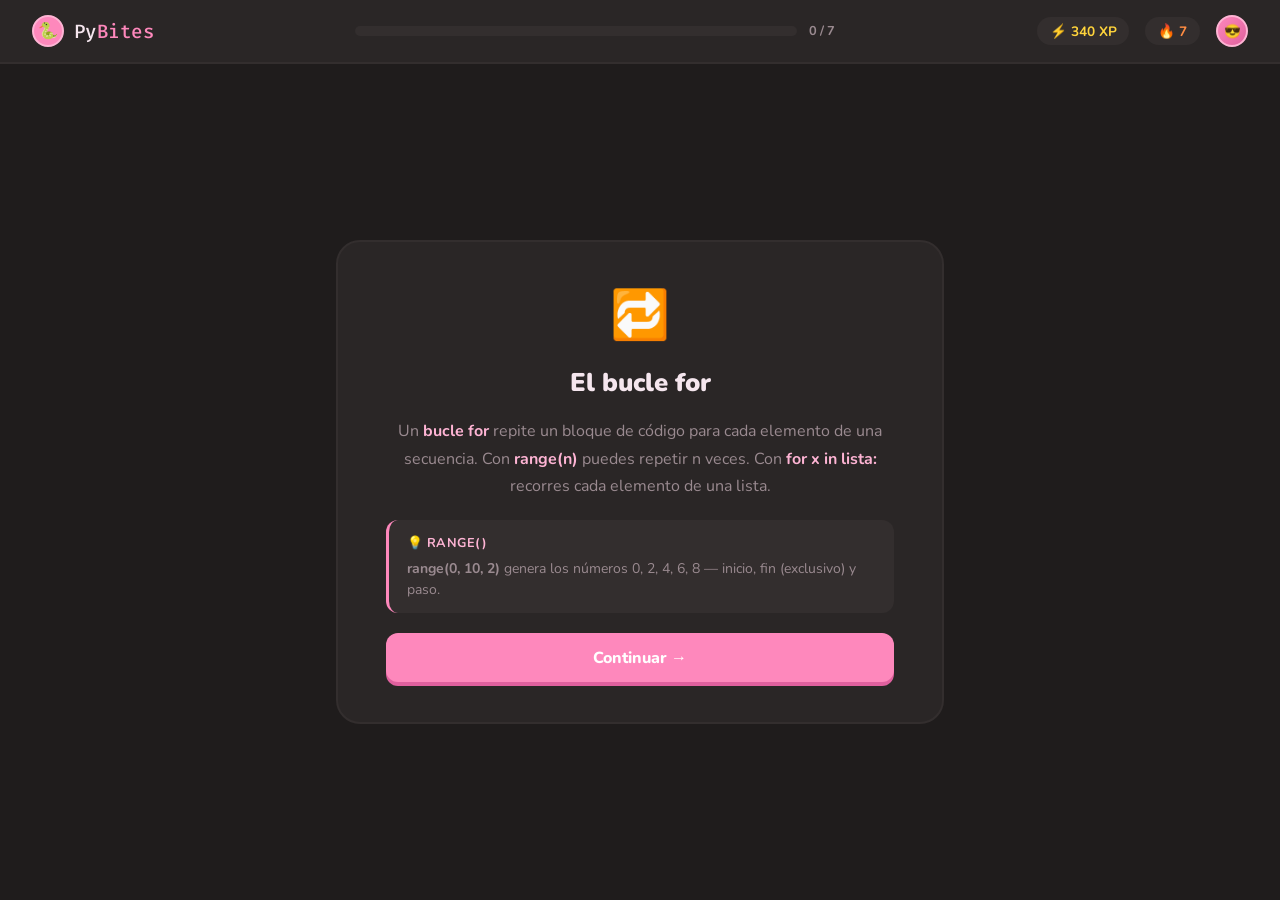
<file: PyBites/lessons/l6.html>
<!DOCTYPE html>
<html lang="es">
<head>
    <meta charset="UTF-8">
    <meta name="viewport" content="width=device-width, initial-scale=1.0">
    <link rel="stylesheet" href="../style.css">
    <link rel="stylesheet" href="lesson.css">
    <link href="https://fonts.googleapis.com/css2?family=Nunito:wght@400;600;700;900&family=Fira+Code:wght@500&display=swap" rel="stylesheet">
    <title>PyBites — L6: Bucles</title>
</head>
<body>

    <!-- ══ HEADER ═══════════════════════════════════════════ -->
    <header>
        <a href="../index.html" class="logo">
            <div class="logo-icon">🐍</div>
            <span class="logo-text">Py<span>Bites</span></span>
        </a>
        <div class="lesson-header-center">
            <div class="lesson-progress-bar">
                <div class="lesson-progress-fill" id="progressFill"></div>
            </div>
            <span class="lesson-progress-label" id="progressLabel">0 / 5</span>
        </div>
        <div class="header-right">
            <div class="xp-badge">⚡ 340 XP</div>
            <div class="streak-badge">🔥 7</div>
            <div class="avatar">😎</div>
        </div>
    </header>

    <!-- ══ LESSON CONTAINER ══════════════════════════════════ -->
    <main class="lesson-main" id="lessonMain">

        <!-- Slide 1 -->
        <div class="lesson-card" id="card-s1">
            <div class="card-emoji">🔁</div>
            <h1 class="card-heading">El bucle for</h1>
            <p class="card-body">Un <strong>bucle for</strong> repite un bloque de código para cada elemento de una secuencia. Con <strong>range(n)</strong> puedes repetir n veces. Con <strong>for x in lista:</strong> recorres cada elemento de una lista.</p>
            <div class="card-fact">
                <span class="fact-label">💡 range()</span>
                <strong>range(0, 10, 2)</strong> genera los números 0, 2, 4, 6, 8 — inicio, fin (exclusivo) y paso.
            </div>
            <button class="btn-primary" onclick="nextStep()">Continuar →</button>
        </div>

        <!-- Slide 2 -->
        <div class="lesson-card hidden" id="card-s2">
            <div class="card-emoji">⏳</div>
            <h1 class="card-heading">El bucle while</h1>
            <p class="card-body">Un <strong>bucle while</strong> repite el código mientras una condición sea verdadera. Es ideal cuando no sabes cuántas veces necesitas repetir. <strong>¡Cuidado!</strong> Si la condición nunca se hace False, el bucle es infinito.</p>
            <div class="card-fact">
                <span class="fact-label">🛑 break y continue</span>
                <strong>break</strong> detiene el bucle inmediatamente. <strong>continue</strong> salta a la siguiente iteración sin ejecutar el resto.
            </div>
            <button class="btn-primary" onclick="nextStep()">Continuar →</button>
        </div>

        <!-- Slide 3 -->
        <div class="lesson-card hidden" id="card-s3">
            <div class="card-emoji">🧠</div>
            <h1 class="card-heading">¿Cuándo usar cada uno?</h1>
            <p class="card-body">Usa <strong>for</strong> cuando sabes cuántas iteraciones necesitas o tienes una colección que recorrer. Usa <strong>while</strong> cuando la repetición depende de una condición que cambia durante la ejecución.</p>
            <div class="card-fact">
                <span class="fact-label">⚡ Enumerate</span>
                <strong>for i, elem in enumerate(lista):</strong> te da el índice y el elemento a la vez. ¡Muy útil!
            </div>
            <button class="btn-primary" onclick="nextStep()">¡A practicar! 💪</button>
        </div>

        <!-- Q1: opción múltiple -->
        <div class="lesson-card hidden" id="card-q1">
            <div class="question-badge">Pregunta 1 de 5</div>
            <h2 class="card-heading">¿Qué genera range(5) en Python?</h2>
            <div class="choices" id="choices-q1">
                <button class="choice-btn" data-value="a" onclick="selectChoice(this,'q1','b')">1, 2, 3, 4, 5</button>
                <button class="choice-btn" data-value="b" onclick="selectChoice(this,'q1','b')">0, 1, 2, 3, 4</button>
                <button class="choice-btn" data-value="c" onclick="selectChoice(this,'q1','b')">0, 1, 2, 3, 4, 5</button>
                <button class="choice-btn" data-value="d" onclick="selectChoice(this,'q1','b')">5, 4, 3, 2, 1</button>
            </div>
            <div class="feedback hidden" id="feedback-q1"></div>
            <button class="btn-primary hidden" id="next-q1" onclick="nextStep()">Continuar →</button>
        </div>

        <!-- Q2: opción múltiple -->
        <div class="lesson-card hidden" id="card-q2">
            <div class="question-badge">Pregunta 2 de 5</div>
            <h2 class="card-heading">¿Qué hace la instrucción 'break' dentro de un bucle?</h2>
            <div class="choices" id="choices-q2">
                <button class="choice-btn" data-value="a" onclick="selectChoice(this,'q2','c')">Pausa el bucle 1 segundo</button>
                <button class="choice-btn" data-value="b" onclick="selectChoice(this,'q2','c')">Salta a la siguiente iteración</button>
                <button class="choice-btn" data-value="c" onclick="selectChoice(this,'q2','c')">Detiene el bucle completamente</button>
                <button class="choice-btn" data-value="d" onclick="selectChoice(this,'q2','c')">Reinicia el bucle</button>
            </div>
            <div class="feedback hidden" id="feedback-q2"></div>
            <button class="btn-primary hidden" id="next-q2" onclick="nextStep()">Continuar →</button>
        </div>

        <!-- Q3: arrastrar -->
        <div class="lesson-card hidden" id="card-q3">
            <div class="question-badge">Pregunta 3 de 5</div>
            <h2 class="card-heading">Ordena las partes de un bucle for correctamente:</h2>
            <p class="card-hint">Arrastra para ordenar</p>
            <div class="drag-list" id="drag-q3">
                <div class="drag-item" draggable="true" data-id="b1">🔑 for elemento in lista:</div>
                <div class="drag-item" draggable="true" data-id="b2">⚙️ Código a ejecutar (indentado)</div>
                <div class="drag-item" draggable="true" data-id="b3">🔄 Se repite por cada elemento</div>
                <div class="drag-item" draggable="true" data-id="b4">🏁 El bucle termina</div>
            </div>
            <div class="feedback hidden" id="feedback-q3"></div>
            <button class="btn-secondary" id="check-q3" onclick="checkDrag('q3', ['b1', 'b2', 'b3', 'b4'], this)">
                Comprobar ✓
            </button>
            <button class="btn-primary hidden" id="next-q3" onclick="nextStep()">Continuar →</button>
        </div>

        <!-- Q4: opción múltiple -->
        <div class="lesson-card hidden" id="card-q4">
            <div class="question-badge">Pregunta 4 de 5</div>
            <h2 class="card-heading">¿Cuándo es mejor usar un bucle while?</h2>
            <div class="choices" id="choices-q4">
                <button class="choice-btn" data-value="a" onclick="selectChoice(this,'q4','c')">Cuando sabes exactamente cuántas veces repetir</button>
                <button class="choice-btn" data-value="b" onclick="selectChoice(this,'q4','c')">Cuando recorres una lista</button>
                <button class="choice-btn" data-value="c" onclick="selectChoice(this,'q4','c')">Cuando la repetición depende de una condición variable</button>
                <button class="choice-btn" data-value="d" onclick="selectChoice(this,'q4','c')">Nunca, for siempre es mejor</button>
            </div>
            <div class="feedback hidden" id="feedback-q4"></div>
            <button class="btn-primary hidden" id="next-q4" onclick="nextStep()">Continuar →</button>
        </div>

        <!-- Q5: opción múltiple -->
        <div class="lesson-card hidden" id="card-q5">
            <div class="question-badge">Pregunta 5 de 5</div>
            <h2 class="card-heading">¿Qué función te da el índice Y el elemento al recorrer una lista?</h2>
            <div class="choices" id="choices-q5">
                <button class="choice-btn" data-value="a" onclick="selectChoice(this,'q5','d')">range()</button>
                <button class="choice-btn" data-value="b" onclick="selectChoice(this,'q5','d')">zip()</button>
                <button class="choice-btn" data-value="c" onclick="selectChoice(this,'q5','d')">index()</button>
                <button class="choice-btn" data-value="d" onclick="selectChoice(this,'q5','d')">enumerate()</button>
            </div>
            <div class="feedback hidden" id="feedback-q5"></div>
            <button class="btn-primary hidden" id="next-q5" onclick="finishLesson()">Ver resultados 🏆</button>
        </div>

        <!-- ── PANTALLA DE RESULTADOS ────────────────────── -->
        <div class="lesson-card results-card hidden" id="card-results">
            <div class="results-emoji" id="resultsEmoji">🏆</div>
            <h2 class="card-heading" id="resultsTitle">¡Lección completada!</h2>
            <p class="results-score" id="resultsScore"></p>
            <div class="results-xp" id="resultsXP">+60 XP</div>
            <p class="results-explanation" id="resultsMsg"></p>
            <div class="results-actions">
                <a href="../index.html" class="btn-primary">← Volver al mapa</a>
                <button class="btn-secondary" onclick="restartLesson()">Repetir lección 🔄</button>
            </div>
        </div>

    </main>

    <script>
        // ── Steps ────────────────────────────────────────────
        const steps = ['s1', 's2', 's3', 'q1', 'q2', 'q3', 'q4', 'q5'];
        const totalQ = 5;
        let current = 0;
        let score   = 0;

        // ── Navegación ───────────────────────────────────────
        function nextStep() {
            document.getElementById('card-' + steps[current]).classList.add('hidden');
            current++;
            if (current < steps.length) {
                const card = document.getElementById('card-' + steps[current]);
                card.classList.remove('hidden');
                card.classList.add('slide-in');
                setTimeout(() => card.classList.remove('slide-in'), 400);
            }
            updateProgress();
        }

        function updateProgress() {
            const pct = Math.round((current / (steps.length - 1)) * 100);
            document.getElementById('progressFill').style.width = pct + '%';
            document.getElementById('progressLabel').textContent = current + ' / ' + (steps.length - 1);
        }

        // ── Preguntas de opción múltiple ────────────────────
        function selectChoice(btn, qId, correct) {
            const container = document.getElementById('choices-' + qId);
            if (container.dataset.answered) return;
            container.dataset.answered = 'true';

            const isCorrect = btn.dataset.value === correct;
            if (isCorrect) { score++; btn.classList.add('correct'); }
            else           { btn.classList.add('wrong'); }

            container.querySelectorAll('.choice-btn').forEach(b => {
                b.disabled = true;
                if (b.dataset.value === correct) b.classList.add('correct');
            });

            showFeedback(qId, isCorrect);
            document.getElementById('next-' + qId).classList.remove('hidden');
        }

        function initDrag(listId) {
            const list = document.getElementById(listId);
            let dragged = null;

            list.addEventListener('dragstart', (e) => {
                if (!e.target.classList.contains('drag-item')) return;
                dragged = e.target;
                e.target.classList.add('dragging');
            });
            list.addEventListener('dragend', (e) => {
                if (!e.target.classList.contains('drag-item')) return;
                e.target.classList.remove('dragging');
                dragged = null;
            });
            list.addEventListener('dragover', (e) => {
                e.preventDefault();
                if (!dragged) return;
                const afterElement = getDragAfterElement(list, e.clientY);
                if (afterElement == null) list.appendChild(dragged);
                else list.insertBefore(dragged, afterElement);
            });
        }

        function getDragAfterElement(container, y) {
            const items = [...container.querySelectorAll('.drag-item:not(.dragging)')];
            let closest = { offset: Number.NEGATIVE_INFINITY, element: null };
            for (const child of items) {
                const box = child.getBoundingClientRect();
                const offset = y - box.top - box.height / 2;
                if (offset < 0 && offset > closest.offset) closest = { offset, element: child };
            }
            return closest.element;
        }

        function checkDrag(qId, correctOrder, btn) {
            const list = document.getElementById('drag-' + qId);
            const items = [...list.querySelectorAll('.drag-item')];
            const current_order = items.map(i => i.dataset.id);
            const isCorrect = JSON.stringify(current_order) === JSON.stringify(correctOrder);

            if (isCorrect) { score++; items.forEach(i => i.classList.add('drag-correct')); }
            else           { items.forEach(i => i.classList.add('drag-wrong')); }

            items.forEach(i => i.draggable = false);
            list.style.pointerEvents = 'none';
            showFeedback(qId, isCorrect);

            btn.textContent = "Continuar →";
            btn.classList.remove("btn-secondary");
            btn.classList.add("btn-primary");
            btn.onclick = () => nextStep();
        }

        function showFeedback(qId, isCorrect) {
            const fb = document.getElementById('feedback-' + qId);
            fb.classList.remove('hidden');
            fb.className = 'feedback ' + (isCorrect ? 'feedback-ok' : 'feedback-err');
            fb.textContent = isCorrect ? '✅ ¡Correcto!' : '❌ No del todo — ¡sigue intentando!';
        }

        function finishLesson() {
            document.querySelectorAll('.lesson-card').forEach(c => c.classList.add('hidden'));
            const card = document.getElementById('card-results');
            card.classList.remove('hidden');

            const pct = Math.round((score / totalQ) * 100);
            const xp  = score === totalQ ? 60 : Math.floor(60 * (score / totalQ));

            document.getElementById('resultsEmoji').textContent = pct === 100 ? '🏆' : pct >= 60 ? '🌟' : '💪';
            document.getElementById('resultsTitle').textContent = pct === 100 ? '¡Perfecto!' : pct >= 60 ? '¡Bien hecho!' : '¡Sigue practicando!';
            document.getElementById('resultsScore').textContent = score + ' de ' + totalQ + ' respuestas correctas (' + pct + '%)';
            document.getElementById('resultsXP').textContent    = '+' + xp + ' XP ganados';
            document.getElementById('resultsMsg').textContent   = pct === 100
                ? '¡Dominas este tema! Estás listo para la siguiente lección.'
                : 'Cada intento te acerca más a dominar Python. ¡No te rindas!';

            document.getElementById('progressFill').style.width = '100%';
            document.getElementById('progressLabel').textContent = (steps.length - 1) + ' / ' + (steps.length - 1);
        }

        function restartLesson() {
            current = 0; score = 0;
            document.querySelectorAll('.lesson-card').forEach(c => c.classList.add('hidden'));
            document.getElementById('card-s1').classList.remove('hidden');
            document.querySelectorAll('.choice-btn').forEach(b => {
                b.classList.remove('correct','wrong'); b.disabled = false;
            });
            document.querySelectorAll('.drag-item').forEach(i => {
                i.classList.remove('drag-correct','drag-wrong'); i.draggable = true;
            });
            document.querySelectorAll('[data-answered]').forEach(el => delete el.dataset.answered);
            document.querySelectorAll('.feedback').forEach(f => f.classList.add('hidden'));
            document.querySelectorAll('[id^="next-"]').forEach(b => b.classList.add('hidden'));
            updateProgress();
        }

        // ── Init ────────────────────────────────────────────
                initDrag('drag-q3');
        updateProgress();
    </script>
</body>
</html>
</file>
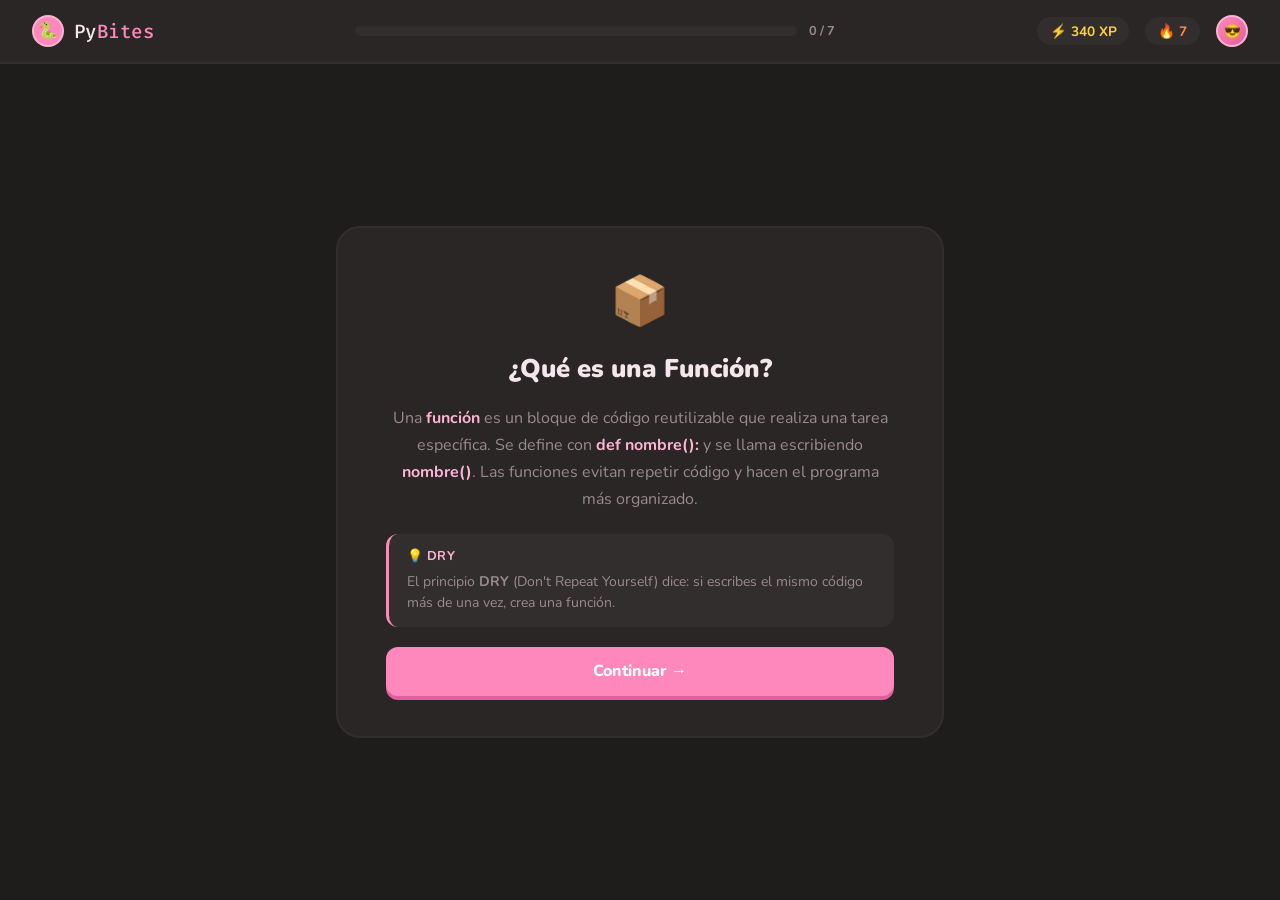
<file: PyBites/lessons/l7.html>
<!DOCTYPE html>
<html lang="es">
<head>
    <meta charset="UTF-8">
    <meta name="viewport" content="width=device-width, initial-scale=1.0">
    <link rel="stylesheet" href="../style.css">
    <link rel="stylesheet" href="lesson.css">
    <link href="https://fonts.googleapis.com/css2?family=Nunito:wght@400;600;700;900&family=Fira+Code:wght@500&display=swap" rel="stylesheet">
    <title>PyBites — L7: Funciones</title>
</head>
<body>

    <!-- ══ HEADER ═══════════════════════════════════════════ -->
    <header>
        <a href="../index.html" class="logo">
            <div class="logo-icon">🐍</div>
            <span class="logo-text">Py<span>Bites</span></span>
        </a>
        <div class="lesson-header-center">
            <div class="lesson-progress-bar">
                <div class="lesson-progress-fill" id="progressFill"></div>
            </div>
            <span class="lesson-progress-label" id="progressLabel">0 / 5</span>
        </div>
        <div class="header-right">
            <div class="xp-badge">⚡ 340 XP</div>
            <div class="streak-badge">🔥 7</div>
            <div class="avatar">😎</div>
        </div>
    </header>

    <!-- ══ LESSON CONTAINER ══════════════════════════════════ -->
    <main class="lesson-main" id="lessonMain">

        <!-- Slide 1 -->
        <div class="lesson-card" id="card-s1">
            <div class="card-emoji">📦</div>
            <h1 class="card-heading">¿Qué es una Función?</h1>
            <p class="card-body">Una <strong>función</strong> es un bloque de código reutilizable que realiza una tarea específica. Se define con <strong>def nombre():</strong> y se llama escribiendo <strong>nombre()</strong>. Las funciones evitan repetir código y hacen el programa más organizado.</p>
            <div class="card-fact">
                <span class="fact-label">💡 DRY</span>
                El principio <strong>DRY</strong> (Don't Repeat Yourself) dice: si escribes el mismo código más de una vez, crea una función.
            </div>
            <button class="btn-primary" onclick="nextStep()">Continuar →</button>
        </div>

        <!-- Slide 2 -->
        <div class="lesson-card hidden" id="card-s2">
            <div class="card-emoji">📨</div>
            <h1 class="card-heading">Parámetros y Argumentos</h1>
            <p class="card-body">Las funciones pueden recibir <strong>parámetros</strong> (variables de entrada) y devolver valores con <strong>return</strong>. Puedes tener parámetros con <strong>valores por defecto</strong>: <code>def saludar(nombre='Mundo'):</code></p>
            <div class="card-fact">
                <span class="fact-label">🎯 *args y **kwargs</span>
                <strong>*args</strong> permite pasar cualquier número de argumentos. <strong>**kwargs</strong> permite pasar argumentos con nombre.
            </div>
            <button class="btn-primary" onclick="nextStep()">Continuar →</button>
        </div>

        <!-- Slide 3 -->
        <div class="lesson-card hidden" id="card-s3">
            <div class="card-emoji">🌐</div>
            <h1 class="card-heading">Ámbito (Scope)</h1>
            <p class="card-body">Las variables creadas dentro de una función son <strong>locales</strong> — solo existen dentro de ella. Las variables fuera son <strong>globales</strong>. Si necesitas modificar una global desde dentro, usa la palabra <strong>global</strong>.</p>
            <div class="card-fact">
                <span class="fact-label">⚡ Lambda</span>
                <strong>lambda x: x*2</strong> es una función anónima de una línea. Útil para operaciones simples y rápidas.
            </div>
            <button class="btn-primary" onclick="nextStep()">¡A practicar! 💪</button>
        </div>

        <!-- Q1: opción múltiple -->
        <div class="lesson-card hidden" id="card-q1">
            <div class="question-badge">Pregunta 1 de 5</div>
            <h2 class="card-heading">¿Cuál es la sintaxis correcta para definir una función en Python?</h2>
            <div class="choices" id="choices-q1">
                <button class="choice-btn" data-value="a" onclick="selectChoice(this,'q1','b')">function saludar():</button>
                <button class="choice-btn" data-value="b" onclick="selectChoice(this,'q1','b')">def saludar():</button>
                <button class="choice-btn" data-value="c" onclick="selectChoice(this,'q1','b')">func saludar():</button>
                <button class="choice-btn" data-value="d" onclick="selectChoice(this,'q1','b')">define saludar():</button>
            </div>
            <div class="feedback hidden" id="feedback-q1"></div>
            <button class="btn-primary hidden" id="next-q1" onclick="nextStep()">Continuar →</button>
        </div>

        <!-- Q2: opción múltiple -->
        <div class="lesson-card hidden" id="card-q2">
            <div class="question-badge">Pregunta 2 de 5</div>
            <h2 class="card-heading">¿Qué palabra se usa para devolver un valor desde una función?</h2>
            <div class="choices" id="choices-q2">
                <button class="choice-btn" data-value="a" onclick="selectChoice(this,'q2','c')">give</button>
                <button class="choice-btn" data-value="b" onclick="selectChoice(this,'q2','c')">output</button>
                <button class="choice-btn" data-value="c" onclick="selectChoice(this,'q2','c')">return</button>
                <button class="choice-btn" data-value="d" onclick="selectChoice(this,'q2','c')">yield</button>
            </div>
            <div class="feedback hidden" id="feedback-q2"></div>
            <button class="btn-primary hidden" id="next-q2" onclick="nextStep()">Continuar →</button>
        </div>

        <!-- Q3: arrastrar -->
        <div class="lesson-card hidden" id="card-q3">
            <div class="question-badge">Pregunta 3 de 5</div>
            <h2 class="card-heading">Ordena las partes de una función correctamente:</h2>
            <p class="card-hint">Arrastra para ordenar</p>
            <div class="drag-list" id="drag-q3">
                <div class="drag-item" draggable="true" data-id="f1">📝 def nombre(parámetros):</div>
                <div class="drag-item" draggable="true" data-id="f2">⚙️ Cuerpo de la función (indentado)</div>
                <div class="drag-item" draggable="true" data-id="f3">📤 return resultado</div>
                <div class="drag-item" draggable="true" data-id="f4">📞 Llamar: nombre(argumentos)</div>
            </div>
            <div class="feedback hidden" id="feedback-q3"></div>
            <button class="btn-secondary" id="check-q3" onclick="checkDrag('q3', ['f1', 'f2', 'f3', 'f4'], this)">
                Comprobar ✓
            </button>
            <button class="btn-primary hidden" id="next-q3" onclick="nextStep()">Continuar →</button>
        </div>

        <!-- Q4: opción múltiple -->
        <div class="lesson-card hidden" id="card-q4">
            <div class="question-badge">Pregunta 4 de 5</div>
            <h2 class="card-heading">¿Qué son las variables 'locales' en una función?</h2>
            <div class="choices" id="choices-q4">
                <button class="choice-btn" data-value="a" onclick="selectChoice(this,'q4','b')">Variables que existen en todo el programa</button>
                <button class="choice-btn" data-value="b" onclick="selectChoice(this,'q4','b')">Variables definidas dentro de la función, solo visibles ahí</button>
                <button class="choice-btn" data-value="c" onclick="selectChoice(this,'q4','b')">Variables importadas de otros módulos</button>
                <button class="choice-btn" data-value="d" onclick="selectChoice(this,'q4','b')">Variables que nunca cambian</button>
            </div>
            <div class="feedback hidden" id="feedback-q4"></div>
            <button class="btn-primary hidden" id="next-q4" onclick="nextStep()">Continuar →</button>
        </div>

        <!-- Q5: opción múltiple -->
        <div class="lesson-card hidden" id="card-q5">
            <div class="question-badge">Pregunta 5 de 5</div>
            <h2 class="card-heading">¿Qué hace lambda x: x * 2?</h2>
            <div class="choices" id="choices-q5">
                <button class="choice-btn" data-value="a" onclick="selectChoice(this,'q5','b')">Define una función llamada lambda</button>
                <button class="choice-btn" data-value="b" onclick="selectChoice(this,'q5','b')">Crea una función anónima que duplica x</button>
                <button class="choice-btn" data-value="c" onclick="selectChoice(this,'q5','b')">Multiplica la variable x por 2 directamente</button>
                <button class="choice-btn" data-value="d" onclick="selectChoice(this,'q5','b')">Es un error de sintaxis</button>
            </div>
            <div class="feedback hidden" id="feedback-q5"></div>
            <button class="btn-primary hidden" id="next-q5" onclick="finishLesson()">Ver resultados 🏆</button>
        </div>

        <!-- ── PANTALLA DE RESULTADOS ────────────────────── -->
        <div class="lesson-card results-card hidden" id="card-results">
            <div class="results-emoji" id="resultsEmoji">🏆</div>
            <h2 class="card-heading" id="resultsTitle">¡Lección completada!</h2>
            <p class="results-score" id="resultsScore"></p>
            <div class="results-xp" id="resultsXP">+70 XP</div>
            <p class="results-explanation" id="resultsMsg"></p>
            <div class="results-actions">
                <a href="../index.html" class="btn-primary">← Volver al mapa</a>
                <button class="btn-secondary" onclick="restartLesson()">Repetir lección 🔄</button>
            </div>
        </div>

    </main>

    <script>
        // ── Steps ────────────────────────────────────────────
        const steps = ['s1', 's2', 's3', 'q1', 'q2', 'q3', 'q4', 'q5'];
        const totalQ = 5;
        let current = 0;
        let score   = 0;

        // ── Navegación ───────────────────────────────────────
        function nextStep() {
            document.getElementById('card-' + steps[current]).classList.add('hidden');
            current++;
            if (current < steps.length) {
                const card = document.getElementById('card-' + steps[current]);
                card.classList.remove('hidden');
                card.classList.add('slide-in');
                setTimeout(() => card.classList.remove('slide-in'), 400);
            }
            updateProgress();
        }

        function updateProgress() {
            const pct = Math.round((current / (steps.length - 1)) * 100);
            document.getElementById('progressFill').style.width = pct + '%';
            document.getElementById('progressLabel').textContent = current + ' / ' + (steps.length - 1);
        }

        // ── Preguntas de opción múltiple ────────────────────
        function selectChoice(btn, qId, correct) {
            const container = document.getElementById('choices-' + qId);
            if (container.dataset.answered) return;
            container.dataset.answered = 'true';

            const isCorrect = btn.dataset.value === correct;
            if (isCorrect) { score++; btn.classList.add('correct'); }
            else           { btn.classList.add('wrong'); }

            container.querySelectorAll('.choice-btn').forEach(b => {
                b.disabled = true;
                if (b.dataset.value === correct) b.classList.add('correct');
            });

            showFeedback(qId, isCorrect);
            document.getElementById('next-' + qId).classList.remove('hidden');
        }

        function initDrag(listId) {
            const list = document.getElementById(listId);
            let dragged = null;

            list.addEventListener('dragstart', (e) => {
                if (!e.target.classList.contains('drag-item')) return;
                dragged = e.target;
                e.target.classList.add('dragging');
            });
            list.addEventListener('dragend', (e) => {
                if (!e.target.classList.contains('drag-item')) return;
                e.target.classList.remove('dragging');
                dragged = null;
            });
            list.addEventListener('dragover', (e) => {
                e.preventDefault();
                if (!dragged) return;
                const afterElement = getDragAfterElement(list, e.clientY);
                if (afterElement == null) list.appendChild(dragged);
                else list.insertBefore(dragged, afterElement);
            });
        }

        function getDragAfterElement(container, y) {
            const items = [...container.querySelectorAll('.drag-item:not(.dragging)')];
            let closest = { offset: Number.NEGATIVE_INFINITY, element: null };
            for (const child of items) {
                const box = child.getBoundingClientRect();
                const offset = y - box.top - box.height / 2;
                if (offset < 0 && offset > closest.offset) closest = { offset, element: child };
            }
            return closest.element;
        }

        function checkDrag(qId, correctOrder, btn) {
            const list = document.getElementById('drag-' + qId);
            const items = [...list.querySelectorAll('.drag-item')];
            const current_order = items.map(i => i.dataset.id);
            const isCorrect = JSON.stringify(current_order) === JSON.stringify(correctOrder);

            if (isCorrect) { score++; items.forEach(i => i.classList.add('drag-correct')); }
            else           { items.forEach(i => i.classList.add('drag-wrong')); }

            items.forEach(i => i.draggable = false);
            list.style.pointerEvents = 'none';
            showFeedback(qId, isCorrect);

            btn.textContent = "Continuar →";
            btn.classList.remove("btn-secondary");
            btn.classList.add("btn-primary");
            btn.onclick = () => nextStep();
        }

        function showFeedback(qId, isCorrect) {
            const fb = document.getElementById('feedback-' + qId);
            fb.classList.remove('hidden');
            fb.className = 'feedback ' + (isCorrect ? 'feedback-ok' : 'feedback-err');
            fb.textContent = isCorrect ? '✅ ¡Correcto!' : '❌ No del todo — ¡sigue intentando!';
        }

        function finishLesson() {
            document.querySelectorAll('.lesson-card').forEach(c => c.classList.add('hidden'));
            const card = document.getElementById('card-results');
            card.classList.remove('hidden');

            const pct = Math.round((score / totalQ) * 100);
            const xp  = score === totalQ ? 70 : Math.floor(70 * (score / totalQ));

            document.getElementById('resultsEmoji').textContent = pct === 100 ? '🏆' : pct >= 60 ? '🌟' : '💪';
            document.getElementById('resultsTitle').textContent = pct === 100 ? '¡Perfecto!' : pct >= 60 ? '¡Bien hecho!' : '¡Sigue practicando!';
            document.getElementById('resultsScore').textContent = score + ' de ' + totalQ + ' respuestas correctas (' + pct + '%)';
            document.getElementById('resultsXP').textContent    = '+' + xp + ' XP ganados';
            document.getElementById('resultsMsg').textContent   = pct === 100
                ? '¡Dominas este tema! Estás listo para la siguiente lección.'
                : 'Cada intento te acerca más a dominar Python. ¡No te rindas!';

            document.getElementById('progressFill').style.width = '100%';
            document.getElementById('progressLabel').textContent = (steps.length - 1) + ' / ' + (steps.length - 1);
        }

        function restartLesson() {
            current = 0; score = 0;
            document.querySelectorAll('.lesson-card').forEach(c => c.classList.add('hidden'));
            document.getElementById('card-s1').classList.remove('hidden');
            document.querySelectorAll('.choice-btn').forEach(b => {
                b.classList.remove('correct','wrong'); b.disabled = false;
            });
            document.querySelectorAll('.drag-item').forEach(i => {
                i.classList.remove('drag-correct','drag-wrong'); i.draggable = true;
            });
            document.querySelectorAll('[data-answered]').forEach(el => delete el.dataset.answered);
            document.querySelectorAll('.feedback').forEach(f => f.classList.add('hidden'));
            document.querySelectorAll('[id^="next-"]').forEach(b => b.classList.add('hidden'));
            updateProgress();
        }

        // ── Init ────────────────────────────────────────────
                initDrag('drag-q3');
        updateProgress();
    </script>
</body>
</html>
</file>
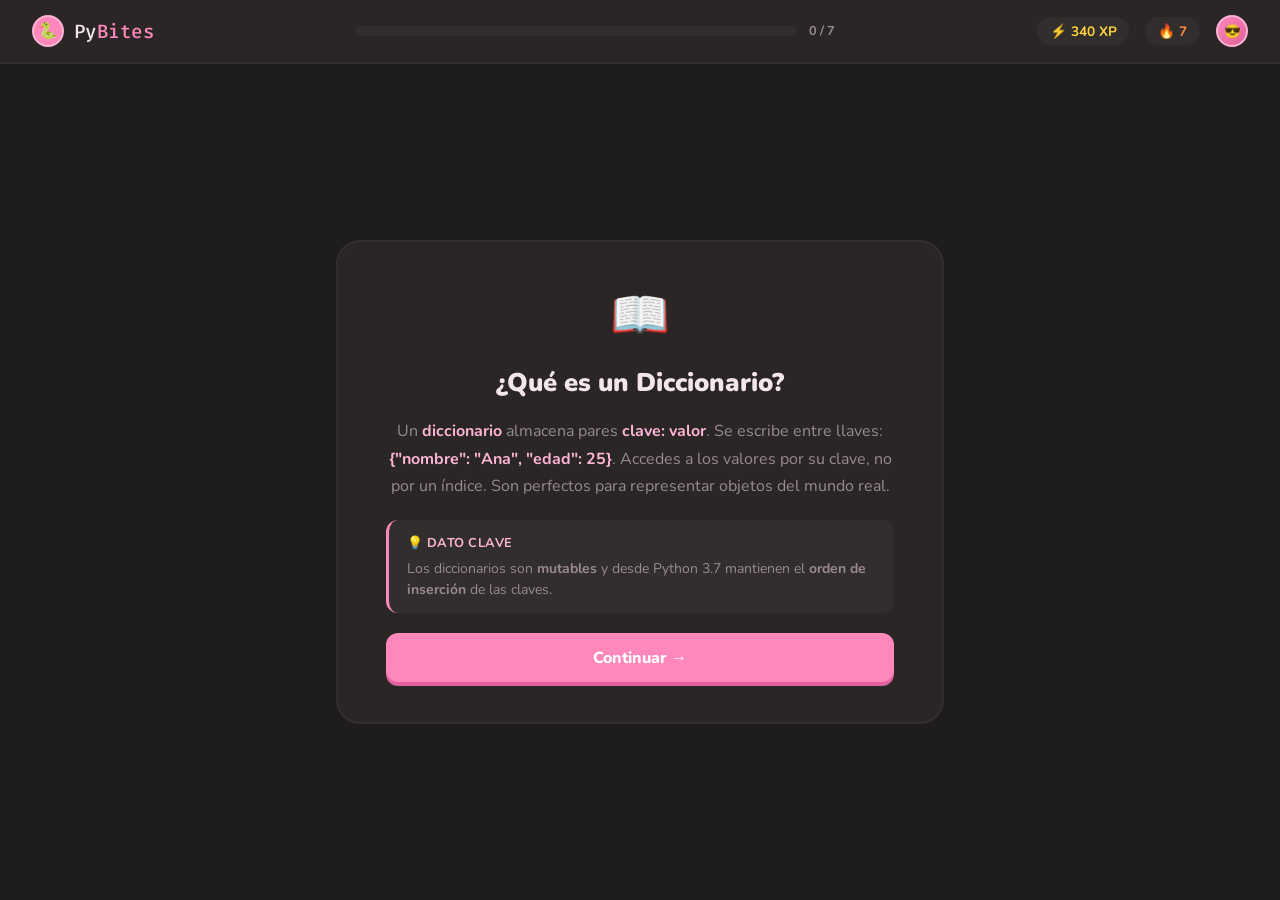
<file: PyBites/lessons/l8.html>
<!DOCTYPE html>
<html lang="es">
<head>
    <meta charset="UTF-8">
    <meta name="viewport" content="width=device-width, initial-scale=1.0">
    <link rel="stylesheet" href="../style.css">
    <link rel="stylesheet" href="lesson.css">
    <link href="https://fonts.googleapis.com/css2?family=Nunito:wght@400;600;700;900&family=Fira+Code:wght@500&display=swap" rel="stylesheet">
    <title>PyBites — L8: Diccionarios</title>
</head>
<body>

    <!-- ══ HEADER ═══════════════════════════════════════════ -->
    <header>
        <a href="../index.html" class="logo">
            <div class="logo-icon">🐍</div>
            <span class="logo-text">Py<span>Bites</span></span>
        </a>
        <div class="lesson-header-center">
            <div class="lesson-progress-bar">
                <div class="lesson-progress-fill" id="progressFill"></div>
            </div>
            <span class="lesson-progress-label" id="progressLabel">0 / 5</span>
        </div>
        <div class="header-right">
            <div class="xp-badge">⚡ 340 XP</div>
            <div class="streak-badge">🔥 7</div>
            <div class="avatar">😎</div>
        </div>
    </header>

    <!-- ══ LESSON CONTAINER ══════════════════════════════════ -->
    <main class="lesson-main" id="lessonMain">

        <!-- Slide 1 -->
        <div class="lesson-card" id="card-s1">
            <div class="card-emoji">📖</div>
            <h1 class="card-heading">¿Qué es un Diccionario?</h1>
            <p class="card-body">Un <strong>diccionario</strong> almacena pares <strong>clave: valor</strong>. Se escribe entre llaves: <strong>{"nombre": "Ana", "edad": 25}</strong>. Accedes a los valores por su clave, no por un índice. Son perfectos para representar objetos del mundo real.</p>
            <div class="card-fact">
                <span class="fact-label">💡 Dato clave</span>
                Los diccionarios son <strong>mutables</strong> y desde Python 3.7 mantienen el <strong>orden de inserción</strong> de las claves.
            </div>
            <button class="btn-primary" onclick="nextStep()">Continuar →</button>
        </div>

        <!-- Slide 2 -->
        <div class="lesson-card hidden" id="card-s2">
            <div class="card-emoji">🔑</div>
            <h1 class="card-heading">Operaciones básicas</h1>
            <p class="card-body">Accede con <strong>dic["clave"]</strong> o <strong>dic.get("clave")</strong>. Añade o modifica con <strong>dic["nueva"] = valor</strong>. Elimina con <strong>del dic["clave"]</strong>. Comprueba si existe con <strong>"clave" in dic</strong>.</p>
            <div class="card-fact">
                <span class="fact-label">🛡️ .get() vs []</span>
                <strong>dic.get("clave", "default")</strong> nunca da error si la clave no existe — devuelve el valor por defecto.
            </div>
            <button class="btn-primary" onclick="nextStep()">Continuar →</button>
        </div>

        <!-- Slide 3 -->
        <div class="lesson-card hidden" id="card-s3">
            <div class="card-emoji">🔄</div>
            <h1 class="card-heading">Recorrer Diccionarios</h1>
            <p class="card-body">Usa <strong>.keys()</strong> para obtener las claves, <strong>.values()</strong> para los valores, y <strong>.items()</strong> para ambos a la vez. Con <strong>for clave, valor in dic.items():</strong> puedes recorrer todo el diccionario de forma elegante.</p>
            <div class="card-fact">
                <span class="fact-label">⚡ Dict comprehension</span>
                <strong>{k: v*2 for k, v in dic.items()}</strong> crea un nuevo diccionario modificando los valores — ¡muy pythónico!
            </div>
            <button class="btn-primary" onclick="nextStep()">¡A practicar! 💪</button>
        </div>

        <!-- Q1: opción múltiple -->
        <div class="lesson-card hidden" id="card-q1">
            <div class="question-badge">Pregunta 1 de 5</div>
            <h2 class="card-heading">¿Cómo se crea un diccionario en Python?</h2>
            <div class="choices" id="choices-q1">
                <button class="choice-btn" data-value="a" onclick="selectChoice(this,'q1','c')">["nombre": "Ana"]</button>
                <button class="choice-btn" data-value="b" onclick="selectChoice(this,'q1','c')">("nombre": "Ana")</button>
                <button class="choice-btn" data-value="c" onclick="selectChoice(this,'q1','c')">{"nombre": "Ana"}</button>
                <button class="choice-btn" data-value="d" onclick="selectChoice(this,'q1','c')"><"nombre": "Ana"></button>
            </div>
            <div class="feedback hidden" id="feedback-q1"></div>
            <button class="btn-primary hidden" id="next-q1" onclick="nextStep()">Continuar →</button>
        </div>

        <!-- Q2: opción múltiple -->
        <div class="lesson-card hidden" id="card-q2">
            <div class="question-badge">Pregunta 2 de 5</div>
            <h2 class="card-heading">¿Qué ventaja tiene .get() sobre [] para acceder a valores?</h2>
            <div class="choices" id="choices-q2">
                <button class="choice-btn" data-value="a" onclick="selectChoice(this,'q2','b')">.get() es más rápido</button>
                <button class="choice-btn" data-value="b" onclick="selectChoice(this,'q2','b')">.get() no da error si la clave no existe</button>
                <button class="choice-btn" data-value="c" onclick="selectChoice(this,'q2','b')">.get() modifica el valor automáticamente</button>
                <button class="choice-btn" data-value="d" onclick="selectChoice(this,'q2','b')">No hay diferencia</button>
            </div>
            <div class="feedback hidden" id="feedback-q2"></div>
            <button class="btn-primary hidden" id="next-q2" onclick="nextStep()">Continuar →</button>
        </div>

        <!-- Q3: arrastrar -->
        <div class="lesson-card hidden" id="card-q3">
            <div class="question-badge">Pregunta 3 de 5</div>
            <h2 class="card-heading">Ordena estos métodos de diccionario por lo que devuelven:</h2>
            <p class="card-hint">Arrastra para ordenar</p>
            <div class="drag-list" id="drag-q3">
                <div class="drag-item" draggable="true" data-id="dk">🔑 .keys() — solo las claves</div>
                <div class="drag-item" draggable="true" data-id="dv">📦 .values() — solo los valores</div>
                <div class="drag-item" draggable="true" data-id="di">🔄 .items() — claves y valores juntos</div>
                <div class="drag-item" draggable="true" data-id="dg">🛡️ .get() — un valor con seguridad</div>
            </div>
            <div class="feedback hidden" id="feedback-q3"></div>
            <button class="btn-secondary" id="check-q3" onclick="checkDrag('q3', ['dk', 'dv', 'di', 'dg'], this)">
                Comprobar ✓
            </button>
            <button class="btn-primary hidden" id="next-q3" onclick="nextStep()">Continuar →</button>
        </div>

        <!-- Q4: opción múltiple -->
        <div class="lesson-card hidden" id="card-q4">
            <div class="question-badge">Pregunta 4 de 5</div>
            <h2 class="card-heading">¿Cómo eliminas la clave 'edad' de un diccionario llamado 'persona'?</h2>
            <div class="choices" id="choices-q4">
                <button class="choice-btn" data-value="a" onclick="selectChoice(this,'q4','b')">persona.remove('edad')</button>
                <button class="choice-btn" data-value="b" onclick="selectChoice(this,'q4','b')">del persona['edad']</button>
                <button class="choice-btn" data-value="c" onclick="selectChoice(this,'q4','b')">persona.delete('edad')</button>
                <button class="choice-btn" data-value="d" onclick="selectChoice(this,'q4','b')">persona.pop_key('edad')</button>
            </div>
            <div class="feedback hidden" id="feedback-q4"></div>
            <button class="btn-primary hidden" id="next-q4" onclick="nextStep()">Continuar →</button>
        </div>

        <!-- Q5: opción múltiple -->
        <div class="lesson-card hidden" id="card-q5">
            <div class="question-badge">Pregunta 5 de 5</div>
            <h2 class="card-heading">¿Cuál es la forma correcta de recorrer claves Y valores a la vez?</h2>
            <div class="choices" id="choices-q5">
                <button class="choice-btn" data-value="a" onclick="selectChoice(this,'q5','c')">for k in dic.keys():</button>
                <button class="choice-btn" data-value="b" onclick="selectChoice(this,'q5','c')">for v in dic.values():</button>
                <button class="choice-btn" data-value="c" onclick="selectChoice(this,'q5','c')">for k, v in dic.items():</button>
                <button class="choice-btn" data-value="d" onclick="selectChoice(this,'q5','c')">for k, v in dic:</button>
            </div>
            <div class="feedback hidden" id="feedback-q5"></div>
            <button class="btn-primary hidden" id="next-q5" onclick="finishLesson()">Ver resultados 🏆</button>
        </div>

        <!-- ── PANTALLA DE RESULTADOS ────────────────────── -->
        <div class="lesson-card results-card hidden" id="card-results">
            <div class="results-emoji" id="resultsEmoji">🏆</div>
            <h2 class="card-heading" id="resultsTitle">¡Lección completada!</h2>
            <p class="results-score" id="resultsScore"></p>
            <div class="results-xp" id="resultsXP">+70 XP</div>
            <p class="results-explanation" id="resultsMsg"></p>
            <div class="results-actions">
                <a href="../index.html" class="btn-primary">← Volver al mapa</a>
                <button class="btn-secondary" onclick="restartLesson()">Repetir lección 🔄</button>
            </div>
        </div>

    </main>

    <script>
        // ── Steps ────────────────────────────────────────────
        const steps = ['s1', 's2', 's3', 'q1', 'q2', 'q3', 'q4', 'q5'];
        const totalQ = 5;
        let current = 0;
        let score   = 0;

        // ── Navegación ───────────────────────────────────────
        function nextStep() {
            document.getElementById('card-' + steps[current]).classList.add('hidden');
            current++;
            if (current < steps.length) {
                const card = document.getElementById('card-' + steps[current]);
                card.classList.remove('hidden');
                card.classList.add('slide-in');
                setTimeout(() => card.classList.remove('slide-in'), 400);
            }
            updateProgress();
        }

        function updateProgress() {
            const pct = Math.round((current / (steps.length - 1)) * 100);
            document.getElementById('progressFill').style.width = pct + '%';
            document.getElementById('progressLabel').textContent = current + ' / ' + (steps.length - 1);
        }

        // ── Preguntas de opción múltiple ────────────────────
        function selectChoice(btn, qId, correct) {
            const container = document.getElementById('choices-' + qId);
            if (container.dataset.answered) return;
            container.dataset.answered = 'true';

            const isCorrect = btn.dataset.value === correct;
            if (isCorrect) { score++; btn.classList.add('correct'); }
            else           { btn.classList.add('wrong'); }

            container.querySelectorAll('.choice-btn').forEach(b => {
                b.disabled = true;
                if (b.dataset.value === correct) b.classList.add('correct');
            });

            showFeedback(qId, isCorrect);
            document.getElementById('next-' + qId).classList.remove('hidden');
        }

        function initDrag(listId) {
            const list = document.getElementById(listId);
            let dragged = null;

            list.addEventListener('dragstart', (e) => {
                if (!e.target.classList.contains('drag-item')) return;
                dragged = e.target;
                e.target.classList.add('dragging');
            });
            list.addEventListener('dragend', (e) => {
                if (!e.target.classList.contains('drag-item')) return;
                e.target.classList.remove('dragging');
                dragged = null;
            });
            list.addEventListener('dragover', (e) => {
                e.preventDefault();
                if (!dragged) return;
                const afterElement = getDragAfterElement(list, e.clientY);
                if (afterElement == null) list.appendChild(dragged);
                else list.insertBefore(dragged, afterElement);
            });
        }

        function getDragAfterElement(container, y) {
            const items = [...container.querySelectorAll('.drag-item:not(.dragging)')];
            let closest = { offset: Number.NEGATIVE_INFINITY, element: null };
            for (const child of items) {
                const box = child.getBoundingClientRect();
                const offset = y - box.top - box.height / 2;
                if (offset < 0 && offset > closest.offset) closest = { offset, element: child };
            }
            return closest.element;
        }

        function checkDrag(qId, correctOrder, btn) {
            const list = document.getElementById('drag-' + qId);
            const items = [...list.querySelectorAll('.drag-item')];
            const current_order = items.map(i => i.dataset.id);
            const isCorrect = JSON.stringify(current_order) === JSON.stringify(correctOrder);

            if (isCorrect) { score++; items.forEach(i => i.classList.add('drag-correct')); }
            else           { items.forEach(i => i.classList.add('drag-wrong')); }

            items.forEach(i => i.draggable = false);
            list.style.pointerEvents = 'none';
            showFeedback(qId, isCorrect);

            btn.textContent = "Continuar →";
            btn.classList.remove("btn-secondary");
            btn.classList.add("btn-primary");
            btn.onclick = () => nextStep();
        }

        function showFeedback(qId, isCorrect) {
            const fb = document.getElementById('feedback-' + qId);
            fb.classList.remove('hidden');
            fb.className = 'feedback ' + (isCorrect ? 'feedback-ok' : 'feedback-err');
            fb.textContent = isCorrect ? '✅ ¡Correcto!' : '❌ No del todo — ¡sigue intentando!';
        }

        function finishLesson() {
            document.querySelectorAll('.lesson-card').forEach(c => c.classList.add('hidden'));
            const card = document.getElementById('card-results');
            card.classList.remove('hidden');

            const pct = Math.round((score / totalQ) * 100);
            const xp  = score === totalQ ? 70 : Math.floor(70 * (score / totalQ));

            document.getElementById('resultsEmoji').textContent = pct === 100 ? '🏆' : pct >= 60 ? '🌟' : '💪';
            document.getElementById('resultsTitle').textContent = pct === 100 ? '¡Perfecto!' : pct >= 60 ? '¡Bien hecho!' : '¡Sigue practicando!';
            document.getElementById('resultsScore').textContent = score + ' de ' + totalQ + ' respuestas correctas (' + pct + '%)';
            document.getElementById('resultsXP').textContent    = '+' + xp + ' XP ganados';
            document.getElementById('resultsMsg').textContent   = pct === 100
                ? '¡Dominas este tema! Estás listo para la siguiente lección.'
                : 'Cada intento te acerca más a dominar Python. ¡No te rindas!';

            document.getElementById('progressFill').style.width = '100%';
            document.getElementById('progressLabel').textContent = (steps.length - 1) + ' / ' + (steps.length - 1);
        }

        function restartLesson() {
            current = 0; score = 0;
            document.querySelectorAll('.lesson-card').forEach(c => c.classList.add('hidden'));
            document.getElementById('card-s1').classList.remove('hidden');
            document.querySelectorAll('.choice-btn').forEach(b => {
                b.classList.remove('correct','wrong'); b.disabled = false;
            });
            document.querySelectorAll('.drag-item').forEach(i => {
                i.classList.remove('drag-correct','drag-wrong'); i.draggable = true;
            });
            document.querySelectorAll('[data-answered]').forEach(el => delete el.dataset.answered);
            document.querySelectorAll('.feedback').forEach(f => f.classList.add('hidden'));
            document.querySelectorAll('[id^="next-"]').forEach(b => b.classList.add('hidden'));
            updateProgress();
        }

        // ── Init ────────────────────────────────────────────
                initDrag('drag-q3');
        updateProgress();
    </script>
</body>
</html>
</file>
<file: PyBites/style.css>
:root {
    --pink:          #FE88BC;
    --pink-light:    #feb4d4;
    --pink-dark:     #e0609e;
    --bg:            #1f1c1c;
    --bg2:           #2a2626;
    --bg3:           #332e2e;
    --text:          #f5e6ee;
    --text-muted:    #9a8a90;
    --python-blue:   #4b8bbe;
    --python-yellow: #ffd43b;
}

* { box-sizing: border-box; margin: 0; padding: 0; }

body {
    background-color: var(--bg);
    font-family: 'Nunito', sans-serif;
    color: var(--text);
    min-height: 100vh;
    display: flex;
    flex-direction: column;
}

/* ══ HEADER ══════════════════════════════════════════════ */
header {
    background-color: var(--bg2);
    border-bottom: 2px solid var(--bg3);
    padding: 0 2rem;
    height: 4rem;
    display: flex;
    align-items: center;
    justify-content: space-between;
    position: sticky;
    top: 0;
    z-index: 100;
}

.logo {
    display: flex;
    align-items: center;
    gap: 0.6rem;
    text-decoration: none;
}

.logo-icon {
    width: 2rem;
    height: 2rem;
    background: var(--pink);
    border-radius: 50%;
    display: flex;
    align-items: center;
    justify-content: center;
    font-size: 1rem;
    border: 2px solid var(--pink-light);
}

.logo-text {
    font-family: 'Fira Code', monospace;
    font-size: 1.2rem;
    font-weight: 500;
    color: var(--text);
    letter-spacing: -0.5px;
}

.logo-text span { color: var(--pink); }

nav {
    display: flex;
    align-items: center;
    gap: 0.25rem;
}

nav a {
    color: var(--text-muted);
    text-decoration: none;
    font-weight: 700;
    font-size: 0.85rem;
    padding: 0.4rem 0.9rem;
    border-radius: 0.5rem;
    transition: background 0.2s, color 0.2s;
    letter-spacing: 0.3px;
}

nav a:hover  { background: var(--bg3); color: var(--text); }
nav a.active { color: var(--pink); }

.header-right {
    display: flex;
    align-items: center;
    gap: 1rem;
}

.xp-badge {
    display: flex;
    align-items: center;
    gap: 0.4rem;
    background: var(--bg3);
    border-radius: 2rem;
    padding: 0.3rem 0.8rem;
    font-size: 0.85rem;
    font-weight: 700;
    color: var(--python-yellow);
}

.streak-badge {
    display: flex;
    align-items: center;
    gap: 0.35rem;
    background: var(--bg3);
    border-radius: 2rem;
    padding: 0.3rem 0.8rem;
    font-size: 0.85rem;
    font-weight: 700;
    color: #ff8c42;
}

.avatar {
    width: 2rem;
    height: 2rem;
    background: linear-gradient(135deg, var(--pink), var(--pink-dark));
    border-radius: 50%;
    border: 2px solid var(--pink-light);
    display: flex;
    align-items: center;
    justify-content: center;
    font-size: 0.85rem;
    cursor: pointer;
    transition: transform 0.2s;
}
.avatar:hover { transform: scale(1.1); }

/* ══ MAIN ════════════════════════════════════════════════ */
main { flex: 1; }

.section-banner {
    background: linear-gradient(90deg, var(--bg2) 0%, var(--bg3) 100%);
    border-bottom: 2px solid var(--bg3);
    padding: 1rem 2rem;
    display: flex;
    align-items: center;
    gap: 1rem;
}

.section-icon {
    width: 2.8rem;
    height: 2.8rem;
    background: linear-gradient(135deg, var(--python-blue), #306998);
    border-radius: 0.75rem;
    display: flex;
    align-items: center;
    justify-content: center;
    font-size: 1.4rem;
    flex-shrink: 0;
}

.section-info h2 {
    font-size: 1rem;
    font-weight: 900;
    letter-spacing: 0.5px;
    text-transform: uppercase;
    color: var(--text);
}

.section-info p {
    font-size: 0.8rem;
    color: var(--text-muted);
    margin-top: 0.1rem;
}

.section-progress {
    margin-left: auto;
    display: flex;
    align-items: center;
    gap: 0.6rem;
    font-size: 0.8rem;
    color: var(--text-muted);
    font-weight: 700;
}

.progress-bar {
    width: 7rem;
    height: 0.5rem;
    background: var(--bg);
    border-radius: 1rem;
    overflow: hidden;
}

.progress-fill {
    height: 100%;
    width: 37%;
    background: linear-gradient(90deg, var(--pink), var(--pink-dark));
    border-radius: 1rem;
}

/* ══ LESSONS MAP ═════════════════════════════════════════ */
#lessons {
    border: none;
    width: 100%;
    height: 38rem;
    position: relative;
    padding: 1rem;
}

#lessons svg {
    position: absolute;
    top: 0; left: 0;
    width: 100%; height: 100%;
    pointer-events: none;
    overflow: visible;
}

.cercle {
    position: absolute;
    border: 4px solid var(--pink-light);
    border-radius: 50%;
    background-color: var(--pink);
    width: 5rem;
    height: 5rem;
    display: flex;
    justify-content: center;
    align-items: center;
    transition: transform 0.2s ease, box-shadow 0.2s ease;
    text-decoration: none;
    box-sizing: border-box;
    z-index: 1;
    box-shadow: 0 4px 0 var(--pink-dark);
}

.cercle:hover {
    transform: scale(1.1) translateY(-2px);
    box-shadow: 0 8px 0 var(--pink-dark);
}

.cercle:active {
    transform: scale(1.05) translateY(2px);
    box-shadow: 0 2px 0 var(--pink-dark);
}

/* Posiciones — left en % para que se adapten a cualquier pantalla */
#c1 { top:  2rem; left:  3%; }
#c2 { top: 13rem; left: 16%; }
#c3 { top:  4rem; left: 29%; }
#c4 { top: 10rem; left: 42%; }
#c5 { top: 14rem; left: 55%; }
#c6 { top:  5rem; left: 68%; }
#c7 { top: 10rem; left: 78%; }
#c8 { top: 13rem; left: 88%; }

.estrella {
    position: relative;
    width: 0; height: 0;
    border-right: 25px solid transparent;
    border-bottom: 17.5px solid white;
    border-left: 25px solid transparent;
    transform: rotate(35deg) scale(1);
    transition: transform 0.3s ease;
}
.cercle:hover .estrella { transform: rotate(35deg) scale(1.2); }

.estrella::before {
    content: '';
    position: absolute;
    top: -12px; left: -14.5px;
    border-bottom: 20px solid white;
    border-left: 7.5px solid transparent;
    border-right: 7.5px solid transparent;
    transform: rotate(-35deg);
}

.estrella::after {
    content: '';
    position: absolute;
    top: 1px; left: -25px;
    border-bottom: 17.5px solid white;
    border-left: 25px solid transparent;
    border-right: 25px solid transparent;
    transform: rotate(-70deg);
}

/* ══ FOOTER ══════════════════════════════════════════════ */
footer {
    background-color: var(--bg2);
    border-top: 2px solid var(--bg3);
    padding: 2rem;
}

.footer-inner {
    max-width: 60rem;
    margin: 0 auto;
    display: flex;
    justify-content: space-between;
    align-items: flex-start;
    gap: 2rem;
    flex-wrap: wrap;
}

.footer-brand .logo-text { font-size: 1rem; }

.footer-brand p {
    margin-top: 0.5rem;
    font-size: 0.8rem;
    color: var(--text-muted);
    max-width: 16rem;
    line-height: 1.5;
}

.footer-links h4 {
    font-size: 0.75rem;
    font-weight: 900;
    text-transform: uppercase;
    letter-spacing: 1px;
    color: var(--text-muted);
    margin-bottom: 0.75rem;
}

.footer-links ul {
    list-style: none;
    display: flex;
    flex-direction: column;
    gap: 0.4rem;
}

.footer-links a {
    color: var(--text-muted);
    text-decoration: none;
    font-size: 0.85rem;
    font-weight: 600;
    transition: color 0.2s;
}
.footer-links a:hover { color: var(--pink); }

.footer-bottom {
    max-width: 60rem;
    margin: 1.5rem auto 0;
    padding-top: 1rem;
    border-top: 1px solid var(--bg3);
    display: flex;
    justify-content: space-between;
    align-items: center;
    flex-wrap: wrap;
    gap: 0.5rem;
}

.footer-bottom p {
    font-size: 0.75rem;
    color: var(--text-muted);
}

.footer-python {
    display: flex;
    align-items: center;
    gap: 0.4rem;
    font-size: 0.75rem;
    color: var(--text-muted);
    font-family: 'Fira Code', monospace;
}

.py-dot {
    width: 0.5rem;
    height: 0.5rem;
    border-radius: 50%;
}
</file>
<file: Python-layers/css/style.css>
:root{
  --bg: #0b0d12;
  --bg-2: #0f1420;
  --panel: rgba(255,255,255,0.06);
  --panel-strong: rgba(255,255,255,0.09);
  --border: rgba(255,255,255,0.12);
  --text: rgba(255,255,255,0.92);
  --muted: rgba(255,255,255,0.70);
  --accent: #3776ab;
  --accent-2: #59a5e2;

  --radius: 18px;
  --shadow: 0 18px 60px rgba(0,0,0,0.42);
}

*{ box-sizing: border-box; }
html{ scroll-behavior: smooth; }

body{
  margin: 0;
  font-family: system-ui, -apple-system, Segoe UI, Roboto, Arial, sans-serif;
  color: var(--text);
  background:
    radial-gradient(900px 500px at 15% 0%, rgba(55,118,171,0.22), transparent 60%),
    radial-gradient(700px 450px at 90% 10%, rgba(89,165,226,0.16), transparent 55%),
    linear-gradient(180deg, var(--bg-2), var(--bg));
  line-height: 1.55;
}

.container{
  width: min(1120px, calc(100% - 40px));
  margin: 0 auto;
}

/* ACCESSIBILITY */
.skip-link{
  position: absolute;
  left: 14px;
  top: 10px;
  transform: translateY(-140%);
  padding: 10px 12px;
  border-radius: 12px;
  background: rgba(0,0,0,0.65);
  border: 1px solid rgba(255,255,255,0.18);
  color: #fff;
  text-decoration: none;
  font-weight: 800;
  z-index: 999;
  transition: transform 0.2s ease;
}
.skip-link:focus{ transform: translateY(0); }

:focus-visible{
  outline: 3px solid rgba(89,165,226,0.9);
  outline-offset: 3px;
  border-radius: 12px;
}

/* TOPBAR */
.topbar{
  position: sticky;
  top: 0;
  z-index: 50;
  background: rgba(10,12,16,0.72);
  backdrop-filter: blur(12px);
  border-bottom: 1px solid var(--border);
}

.topbar-inner{
  display:flex;
  align-items:center;
  justify-content:space-between;
  padding: 14px 0;
  gap: 14px;
}

.brand{
  display:flex;
  align-items:center;
  gap: 10px;
  text-decoration: none;
  color: var(--text);
}

.logo{ height: 34px; width: auto; }

.brand-title{
  font-size: 24px;
  font-weight: 850;
  letter-spacing: 0.2px;
}

.menu{
  display:flex;
  gap: 10px;
  align-items:center;
  flex-wrap: wrap;
  justify-content: flex-end;
}

.menu a{
  text-decoration:none;
  color: var(--muted);
  font-weight: 650;
  padding: 8px 10px;
  border-radius: 12px;
  transition: 0.18s ease;
  border: 1px solid transparent;
}

.menu a:hover{
  color: var(--text);
  background: rgba(255,255,255,0.07);
  border-color: rgba(255,255,255,0.10);
}

/* HERO */
.hero{
  position: relative;
  padding: 48px 0 30px;
}

.hero-bg{
  position: absolute;
  inset: 0;
  pointer-events: none;
  background:
    radial-gradient(900px 420px at 20% 0%, rgba(89,165,226,0.14), transparent 60%),
    radial-gradient(700px 380px at 90% 15%, rgba(55,118,171,0.12), transparent 55%);
  filter: blur(0.2px);
}

.hero-inner{
  position: relative;
  text-align: center;
  padding: 34px 18px;
  border-radius: calc(var(--radius) + 6px);
  border: 1px solid rgba(255,255,255,0.10);
  background:
    radial-gradient(900px 340px at 10% 0%, rgba(55,118,171,0.16), transparent 55%),
    linear-gradient(180deg, rgba(255,255,255,0.09), rgba(255,255,255,0.05));
  box-shadow: var(--shadow);
}

.hero-title{
  margin: 0;
  font-size: clamp(30px, 4.2vw, 54px);
  letter-spacing: 0.2px;
  font-weight: 950;
}

.hero-subtitle{
  margin: 10px auto 0;
  max-width: 60ch;
  color: rgba(255,255,255,0.78);
  font-size: clamp(16px, 1.7vw, 18px);
}

.hero-actions{
  margin-top: 18px;
  display: flex;
  gap: 12px;
  justify-content: center;
  flex-wrap: wrap;
}

/* BUTTONS */
.btn{
  display: inline-flex;
  align-items: center;
  justify-content: center;
  gap: 10px;
  padding: 10px 14px;
  border-radius: 14px;
  border: 1px solid rgba(255,255,255,0.12);
  text-decoration: none;
  color: rgba(255,255,255,0.92);
  font-weight: 850;
  letter-spacing: 0.15px;
  background: linear-gradient(180deg, rgba(89,165,226,0.26), rgba(55,118,171,0.20));
  transition: transform 0.18s ease, background 0.18s ease, border-color 0.18s ease, opacity 0.18s ease;
}

.btn:hover{
  transform: translateY(-1px);
  border-color: rgba(89,165,226,0.35);
  background: linear-gradient(180deg, rgba(89,165,226,0.32), rgba(55,118,171,0.22));
}

.btn.ghost{
  background: rgba(0,0,0,0.35);
  border-color: rgba(255,255,255,0.14);
}

.btn.ghost:hover{
  border-color: rgba(255,255,255,0.20);
  background: rgba(255,255,255,0.07);
}

/* MAIN CONTENT */
.content{
  padding: 26px 0 44px;
}

.stack{
  display: grid;
  gap: 16px;
}

/* CARDS */
.card{
  padding: 18px;
  border-radius: var(--radius);
  border: 1px solid rgba(255,255,255,0.10);
  background: linear-gradient(180deg, rgba(255,255,255,0.08), rgba(255,255,255,0.05));
  box-shadow: var(--shadow);
}

.card h2{
  margin: 0 0 10px 0;
  font-size: clamp(20px, 2.2vw, 24px);
  letter-spacing: 0.2px;
  font-weight: 920;
}

.card h3{
  margin: 0 0 6px 0;
  font-size: 16px;
  color: rgba(255,255,255,0.88);
}

.card p{
  margin: 10px 0;
  color: rgba(255,255,255,0.88);
}

.card strong{
  color: rgba(255,255,255,0.96);
}

/* LISTS (steps / help) */
.steps,
.help{
  list-style: none;
  margin: 14px 0 0;
  padding: 0;
  display: grid;
  gap: 12px;
}

.steps li,
.help li{
  padding: 14px 14px;
  border-radius: 16px;
  border: 1px solid rgba(255,255,255,0.10);
  background: rgba(0,0,0,0.28);
}

.steps li{
  background:
    radial-gradient(520px 220px at 15% 0%, rgba(89,165,226,0.10), transparent 55%),
    rgba(0,0,0,0.26);
}

.help li{
  background:
    radial-gradient(520px 220px at 15% 0%, rgba(55,118,171,0.10), transparent 55%),
    rgba(0,0,0,0.26);
}

.help strong{
  display: inline-block;
  margin-bottom: 6px;
  font-weight: 950;
}

/* INLINE LINKS */
.inline-link{
  color: rgba(255,255,255,0.92);
  text-decoration: underline rgba(255,255,255,0.35);
  text-underline-offset: 3px;
  transition: 0.18s ease;
}
.inline-link:hover{
  color: #fff;
  text-decoration-color: rgba(89,165,226,0.95);
}

/* IMAGES (kept) */
img{
  max-width: 100%;
  height: auto;
  border-radius: 14px;
  border: 1px solid rgba(255,255,255,0.10);
  box-shadow: 0 14px 40px rgba(0,0,0,0.35);
}

/* INLINE CODE (kept) */
code{
  font-family: ui-monospace, SFMono-Regular, Menlo, Monaco, Consolas, "Courier New", monospace;
  background-color: rgba(255,255,255,0.07);
  padding: 2px 7px;
  border-radius: 8px;
  border: 1px solid rgba(255,255,255,0.10);
}

/* FOOTER */
.footer{
  border-top: 1px solid var(--border);
  background: rgba(10,12,16,0.55);
  backdrop-filter: blur(10px);
}

.footer-inner{
  padding: 18px 0;
  color: var(--muted);
  text-align: center;
}

/* MOBILE TWEAKS */
@media (max-width: 640px){
  .menu{ gap: 8px; }
  .menu a{ padding: 7px 9px; font-size: 14px; }
  .hero{ padding: 36px 0 22px; }
  .hero-inner{ padding: 28px 14px; }
  .card{ padding: 16px; }
}

.menu a {
    position: relative;
    text-decoration: none;
    transition: 0.3s;
}

/* Enllaç actiu */
.menu a.active {
    font-weight: 700; /* com strong */
    text-shadow: 0 0 8px rgba(255,255,255,0.6);
}

/* Opcional: línia inferior animada */
.menu a.active::after {
    content: "";
    position: absolute;
    left: 0;
    bottom: -4px;
    width: 100%;
    height: 2px;
    background: currentColor;
}
</file>
<file: Python-layers/css/temes.css>
:root{
  --bg: #0b0d12;
  --bg-2: #0f1420;
  --panel: rgba(255,255,255,0.06);
  --panel-strong: rgba(255,255,255,0.09);
  --border: rgba(255,255,255,0.12);
  --text: rgba(255,255,255,0.92);
  --muted: rgba(255,255,255,0.70);
  --accent: #3776ab;
  --accent-2: #59a5e2;

  --radius: 18px;
  --shadow: 0 18px 60px rgba(0,0,0,0.42);
}

*{ box-sizing: border-box; }
html{ scroll-behavior: smooth; }

body{
  margin: 0;
  font-family: system-ui, -apple-system, Segoe UI, Roboto, Arial, sans-serif;
  color: var(--text);
  background:
    radial-gradient(900px 500px at 15% 0%, rgba(55,118,171,0.22), transparent 60%),
    radial-gradient(700px 450px at 90% 10%, rgba(89,165,226,0.16), transparent 55%),
    linear-gradient(180deg, var(--bg-2), var(--bg));
  line-height: 1.55;
}

.container{
  width: min(1120px, calc(100% - 40px));
  margin: 0 auto;
}

/* TOPBAR */
.topbar{
  position: sticky;
  top: 0;
  z-index: 50;
  background: rgba(10,12,16,0.72);
  backdrop-filter: blur(12px);
  border-bottom: 1px solid var(--border);
}

.topbar-inner{
  display:flex;
  align-items:center;
  justify-content:space-between;
  padding: 14px 0;
  gap: 14px;
}

.brand{
  display:flex;
  align-items:center;
  gap: 10px;
  text-decoration: none;
  color: var(--text);
}

.logo{ height: 34px; width: auto; }

.brand-title{
  font-size: 24px;
  font-weight: 850;
  letter-spacing: 0.2px;
}

.menu{
  display:flex;
  gap: 10px;
  align-items:center;
  flex-wrap: wrap;
  justify-content: flex-end;
}

.menu a{
  text-decoration:none;
  color: var(--muted);
  font-weight: 650;
  padding: 8px 10px;
  border-radius: 12px;
  transition: 0.18s ease;
  border: 1px solid transparent;
}

.menu a:hover{
  color: var(--text);
  background: rgba(255,255,255,0.07);
  border-color: rgba(255,255,255,0.10);
}

/* PAGE / SECTIONS */
.page{
  padding-bottom: 40px;
}

.tema{
  width: min(980px, calc(100% - 40px));
  margin: 0 auto;
  padding: 26px 0;
}

.tema h1{
  margin: 0 0 14px 0;
  font-size: clamp(26px, 3.2vw, 38px);
  letter-spacing: 0.2px;
  font-weight: 900;
}

.tema h2{
  margin-top: 18px;
  margin-bottom: 10px;
  font-size: 20px;
}

.tema h3{
  margin-top: 14px;
  margin-bottom: 8px;
  color: rgba(255,255,255,0.84);
}

/* Nice scroll offset for anchored headings */
#abans-de-començar,
#parlar-amb-el-programa,
#variables,
#operacions,
#condicions,
#bucles,
#bucles-control,
#Aleatorietat,
#llistes,
#funcions,
#texts-intelligents,
#errors,
#Menús{
  scroll-margin-top: 92px;
}

/* CARDS */
.card{
  padding: 18px 18px;
  border-radius: var(--radius);
  border: 1px solid rgba(255,255,255,0.10);
  background:
    linear-gradient(180deg, rgba(255,255,255,0.08), rgba(255,255,255,0.05));
  box-shadow: var(--shadow);
}

.card p{
  margin: 10px 0;
  color: rgba(255,255,255,0.88);
}

.card ul, .card ol{
  margin: 10px 0 10px 18px;
  padding: 0;
}

.card li{
  margin: 6px 0;
}

.card strong{
  color: rgba(255,255,255,0.96);
}

/* INDEX (TOC) */
#index{
  border: 1px solid rgba(89,165,226,0.18);
  background:
    radial-gradient(700px 260px at 10% 0%, rgba(89,165,226,0.12), transparent 55%),
    linear-gradient(180deg, rgba(255,255,255,0.09), rgba(255,255,255,0.05));
}

#index a{
  color: rgba(255,255,255,0.90);
  text-decoration: underline rgba(255,255,255,0.35);
  text-underline-offset: 3px;
  transition: 0.18s ease;
}

#index a:hover{
  color: #fff;
  text-decoration: underline rgba(89,165,226,0.95);
}

/* Make the index sticky on wide screens */
@media (min-width: 980px){
  #index{
    position: sticky;
    top: 92px;
  }
}

/* IMAGES */
img{
  max-width: 100%;
  height: auto;
  border-radius: 14px;
  border: 1px solid rgba(255,255,255,0.10);
  box-shadow: 0 14px 40px rgba(0,0,0,0.35);
}

#executar-python{
  width: 100%;
}

/* INLINE CODE */
code{
  font-family: ui-monospace, SFMono-Regular, Menlo, Monaco, Consolas, "Courier New", monospace;
  background-color: rgba(255,255,255,0.07);
  padding: 2px 7px;
  border-radius: 8px;
  border: 1px solid rgba(255,255,255,0.10);
}

/* CODE BOX */
.code-box{
  background:
    radial-gradient(520px 220px at 20% 0%, rgba(55,118,171,0.12), transparent 55%),
    rgba(0,0,0,0.45);
  padding: 14px 16px;
  border-radius: 14px;
  border: 1px solid rgba(255,255,255,0.10);
  margin: 12px 0;
  width: 100%;
  font-family: ui-monospace, SFMono-Regular, Menlo, Monaco, Consolas, "Courier New", monospace;
  overflow-x: auto;
}

/* LINKS / RESOURCES (kept, but polished) */
#links{
  display: flex;
  gap: 16px;
  flex-wrap: wrap;
}

.recursos{
  width: 50%;
  min-width: 240px;
  text-align: center;
}

.recursos a{
  text-decoration: underline rgba(255,255,255,0.35);
  color: rgba(255,255,255,0.92);
  font-size: 18px;
  font-weight: 800;
  transition: ease 0.18s;
}

.recursos a:hover{
  color: rgb(166, 207, 249);
  text-decoration: underline rgba(166, 207, 249, 0.95);
}

/* PISTA */
.pista{
  text-decoration: dotted underline;
  text-underline-offset: 4px;
  color: rgba(255, 255, 255, 0.78);
  font-size: large;
  transition: 0.28s ease;
  cursor: pointer;
}

.pista:hover{
  color: rgba(255, 255, 255, 1);
}

/* FOOTER */
.footer{
  border-top: 1px solid var(--border);
  background: rgba(10,12,16,0.55);
  backdrop-filter: blur(10px);
}

.footer-inner{
  padding: 18px 0;
  color: var(--muted);
  text-align: center;
}

/* MOBILE TWEAKS */
@media (max-width: 640px){
  .menu{
    gap: 8px;
  }
  .menu a{
    padding: 7px 9px;
    font-size: 14px;
  }
  .card{
    padding: 16px;
  }
}

/* ===== HERO polish (badge + stats + scroll) ===== */

.hero{
  position: relative;
}

.hero-bg{
  position: absolute;
  inset: 0;
  pointer-events: none;
  /* lleu glow perquè no quedi “pla” */
  background:
    radial-gradient(900px 420px at 20% 0%, rgba(89,165,226,0.14), transparent 60%),
    radial-gradient(700px 380px at 90% 15%, rgba(55,118,171,0.12), transparent 55%);
  filter: blur(0.2px);
}

/* badge “Python per capes” */
.hero-badge{
  display: inline-flex;
  align-items: center;
  gap: 10px;
  padding: 8px 12px;
  border-radius: 999px;
  background: rgba(0,0,0,0.40);
  border: 1px solid rgba(255,255,255,0.14);
  color: rgba(255,255,255,0.88);
  font-weight: 750;
  letter-spacing: 0.2px;
  backdrop-filter: blur(8px);
}

.hero-badge .dot{
  width: 9px;
  height: 9px;
  border-radius: 999px;
  background: var(--accent-2);
  box-shadow: 0 0 0 4px rgba(89,165,226,0.14);
}

/* stats (Teoria/Pràctica/Projectes) */
.hero-stats{
  margin-top: 10px;
  display: flex;
  gap: 12px;
  flex-wrap: wrap;
  justify-content: center;
}

.stat{
  min-width: 120px;
  padding: 12px 14px;
  border-radius: 16px;
  background: rgba(0,0,0,0.35);
  border: 1px solid rgba(255,255,255,0.12);
  backdrop-filter: blur(8px);
}

.stat-k{
  font-size: 0.86rem;
  color: rgba(255,255,255,0.72);
  font-weight: 700;
}

.stat-v{
  margin-top: 2px;
  font-size: 1.05rem;
  color: rgba(255,255,255,0.95);
  font-weight: 900;
}

/* scroll hint */
.scroll-hint{
  margin-top: 6px;
  display: inline-flex;
  flex-direction: column;
  align-items: center;
  gap: 2px;
  text-decoration: none;
  color: rgba(255,255,255,0.70);
  font-weight: 800;
  opacity: 0.85;
  transition: 0.2s ease;
}

.scroll-hint:hover{
  opacity: 1;
  transform: translateY(2px);
  color: rgba(255,255,255,0.92);
}

.scroll-hint .chev{
  display: inline-block;
  font-size: 18px;
  line-height: 1;
  animation: chevBounce 1.25s ease-in-out infinite;
}

@keyframes chevBounce{
  0%, 100% { transform: translateY(0); opacity: 0.85; }
  50% { transform: translateY(6px); opacity: 1; }
}

/* responsive: stats més compactes */
@media (max-width: 520px){
  .stat{ min-width: 140px; }
}

.menu a {
    position: relative;
    text-decoration: none;
    transition: 0.3s;
}

/* Enllaç actiu */
.menu a.active {
    font-weight: 700; /* com strong */
    text-shadow: 0 0 8px rgba(255,255,255,0.6);
}

/* Opcional: línia inferior animada */
.menu a.active::after {
    content: "";
    position: absolute;
    left: 0;
    bottom: -4px;
    width: 100%;
    height: 2px;
    background: currentColor;
}

.quiz-wrap{ width:min(980px, calc(100% - 40px)); margin:0 auto; padding: 26px 0 40px; }
    .quiz-hero{ position:relative; overflow:hidden; }
    .quiz-hero .hero-bg{ opacity: 0.9; }
    .quiz-title{ margin: 10px 0 6px; font-size: clamp(26px, 3.2vw, 38px); font-weight: 900; }
    .quiz-sub{ margin: 0; color: rgba(255,255,255,0.78); font-weight: 650; }
    .row{ display:flex; gap: 14px; flex-wrap: wrap; align-items: stretch; }
    .pill{
      display:inline-flex; align-items:center; gap: 10px;
      padding: 8px 12px; border-radius: 999px;
      background: rgba(0,0,0,0.40);
      border: 1px solid rgba(255,255,255,0.14);
      color: rgba(255,255,255,0.88);
      font-weight: 800;
      backdrop-filter: blur(8px);
    }
    .pill .dot{ width: 9px; height: 9px; border-radius: 999px; background: var(--accent-2); box-shadow: 0 0 0 4px rgba(89,165,226,0.14); }
    .progress{
      width: 100%;
      height: 12px;
      border-radius: 999px;
      background: rgba(255,255,255,0.07);
      border: 1px solid rgba(255,255,255,0.10);
      overflow: hidden;
    }
    .progress > div{
      height: 100%;
      width: 0%;
      background: linear-gradient(90deg, rgba(89,165,226,0.95), rgba(55,118,171,0.95));
      transition: width .25s ease;
    }
    .q-meta{ display:flex; justify-content:space-between; gap: 10px; flex-wrap: wrap; color: rgba(255,255,255,0.78); font-weight: 750; }
    .q-title{ margin: 8px 0 10px; font-size: 20px; font-weight: 900; }
    .q-text{ margin: 0 0 8px; color: rgba(255,255,255,0.88); }
    .choices{ display:grid; gap: 10px; margin-top: 12px; }
    .choice{
      display:flex; gap: 10px; align-items:flex-start;
      padding: 12px 12px;
      border-radius: 14px;
      border: 1px solid rgba(255,255,255,0.12);
      background: rgba(0,0,0,0.28);
      cursor: pointer;
      transition: .18s ease;
      user-select: none;
    }
    .choice:hover{ transform: translateY(-1px); background: rgba(255,255,255,0.06); border-color: rgba(255,255,255,0.16); }
    .choice input{ margin-top: 3px; }
    .btnbar{ display:flex; gap: 10px; flex-wrap: wrap; margin-top: 14px; }
    .btn{
      appearance:none; border:none;
      padding: 10px 12px;
      border-radius: 14px;
      background: rgba(255,255,255,0.08);
      border: 1px solid rgba(255,255,255,0.12);
      color: rgba(255,255,255,0.92);
      font-weight: 900;
      cursor: pointer;
      transition: .18s ease;
    }
    .btn:hover{ transform: translateY(-1px); background: rgba(255,255,255,0.11); }
    .btn.primary{
      background: linear-gradient(180deg, rgba(89,165,226,0.85), rgba(55,118,171,0.75));
      border-color: rgba(89,165,226,0.45);
    }
    .btn.primary:hover{ filter: brightness(1.04); }
    .btn.ghost{ background: transparent; }
    .btn.danger{ background: rgba(255,80,80,0.10); border-color: rgba(255,80,80,0.22); }
    .hint{
      margin-top: 10px;
      color: rgba(255,255,255,0.76);
      border-left: 3px solid rgba(89,165,226,0.45);
      padding-left: 10px;
    }
    .chip{
      display:inline-flex;
      padding: 6px 10px;
      border-radius: 999px;
      border: 1px solid rgba(255,255,255,0.12);
      background: rgba(0,0,0,0.30);
      color: rgba(255,255,255,0.86);
      font-weight: 800;
      font-size: 14px;
    }
    .review{ margin-top: 14px; display:grid; gap: 10px; }
    .review-item{
      padding: 14px;
      border-radius: 14px;
      border: 1px solid rgba(255,255,255,0.10);
      background: rgba(0,0,0,0.30);
    }
    .ok{ border-color: rgba(100,255,160,0.22); background: rgba(100,255,160,0.06); }
    .bad{ border-color: rgba(255,100,120,0.22); background: rgba(255,100,120,0.06); }
    .small{ font-size: 14px; color: rgba(255,255,255,0.76); }
    .mono{ font-family: ui-monospace, SFMono-Regular, Menlo, Monaco, Consolas, "Courier New", monospace; }

    @media (max-width: 640px){
      .q-meta{ flex-direction: column; align-items:flex-start; }
    }

    .sr-only {
      position: absolute;
      width: 1px;
      height: 1px;
      padding: 0;
      margin: -1px;
      overflow: hidden;
      clip: rect(0, 0, 0, 0);
      white-space: nowrap;
      border: 0;
    }

    fieldset.choices {
  border: 0;
  padding: 0;
  margin: 0;
  min-inline-size: 0;
}

#nose {color: whitesmoke; text-decoration: none; transition: 0.3s ease;}
#nose:hover {text-decoration: underline;}
</file>
<file: PyBites/lessons/lesson.css>
/* ═══════════════════════════════════════════════════════════
   PyBites — lesson.css
   Estilos específicos para las páginas de lección
═══════════════════════════════════════════════════════════ */

/* ── Layout ──────────────────────────────────────────────── */
.lesson-main {
    min-height: calc(100vh - 4rem);
    display: flex;
    align-items: center;
    justify-content: center;
    padding: 2rem 1rem;
}

/* ── Barra de progreso en header ─────────────────────────── */
.lesson-header-center {
    display: flex;
    align-items: center;
    gap: 0.75rem;
    flex: 1;
    max-width: 30rem;
    margin: 0 2rem;
}

.lesson-progress-bar {
    flex: 1;
    height: 0.6rem;
    background: var(--bg3);
    border-radius: 1rem;
    overflow: hidden;
}

.lesson-progress-fill {
    height: 100%;
    width: 0%;
    background: linear-gradient(90deg, var(--pink), var(--pink-dark));
    border-radius: 1rem;
    transition: width 0.4s ease;
}

.lesson-progress-label {
    font-size: 0.8rem;
    font-weight: 700;
    color: var(--text-muted);
    white-space: nowrap;
}

/* ── Tarjeta principal ───────────────────────────────────── */
.lesson-card {
    background: var(--bg2);
    border: 2px solid var(--bg3);
    border-radius: 1.5rem;
    padding: 2.5rem 3rem;
    max-width: 38rem;
    width: 100%;
    display: flex;
    flex-direction: column;
    gap: 1.25rem;
    animation: fadeUp 0.35s ease;
}

@keyframes fadeUp {
    from { opacity: 0; transform: translateY(20px); }
    to   { opacity: 1; transform: translateY(0); }
}

.slide-in {
    animation: fadeUp 0.35s ease;
}

.hidden { display: none !important; }

/* ── Contenido de slides ─────────────────────────────────── */
.card-emoji {
    font-size: 3rem;
    text-align: center;
}

.card-heading {
    font-size: 1.6rem;
    font-weight: 900;
    color: var(--text);
    text-align: center;
    line-height: 1.2;
}

.card-body {
    font-size: 1rem;
    color: var(--text-muted);
    line-height: 1.7;
    text-align: center;
}

.card-body strong { color: var(--pink-light); }

.card-fact {
    background: var(--bg3);
    border-left: 3px solid var(--pink);
    border-radius: 0.75rem;
    padding: 0.85rem 1.1rem;
    font-size: 0.875rem;
    color: var(--text-muted);
    line-height: 1.5;
}

.fact-label {
    display: block;
    font-weight: 700;
    color: var(--pink-light);
    margin-bottom: 0.3rem;
    font-size: 0.8rem;
    text-transform: uppercase;
    letter-spacing: 0.5px;
}

/* ── Grid de usos ────────────────────────────────────────── */
.use-cases-grid {
    display: grid;
    grid-template-columns: 1fr 1fr 1fr;
    gap: 0.75rem;
}

.use-case {
    background: var(--bg3);
    border-radius: 0.75rem;
    padding: 0.75rem 0.5rem;
    display: flex;
    flex-direction: column;
    align-items: center;
    gap: 0.4rem;
    font-size: 1.5rem;
    text-align: center;
    transition: transform 0.2s;
}

.use-case:hover { transform: scale(1.05); }

.use-case span {
    font-size: 0.75rem;
    font-weight: 700;
    color: var(--text-muted);
}

/* ── Botones ─────────────────────────────────────────────── */
.btn-primary {
    background: var(--pink);
    color: white;
    border: none;
    border-radius: 0.75rem;
    padding: 0.85rem 1.5rem;
    font-family: 'Nunito', sans-serif;
    font-size: 1rem;
    font-weight: 800;
    cursor: pointer;
    transition: transform 0.15s, box-shadow 0.15s;
    box-shadow: 0 4px 0 var(--pink-dark);
    text-decoration: none;
    text-align: center;
    display: block;
    width: 100%;
}

.btn-primary:hover  { transform: translateY(-2px); box-shadow: 0 6px 0 var(--pink-dark); }
.btn-primary:active { transform: translateY(2px);  box-shadow: 0 2px 0 var(--pink-dark); }

.btn-secondary {
    background: transparent;
    color: var(--pink-light);
    border: 2px solid var(--pink-light);
    border-radius: 0.75rem;
    padding: 0.75rem 1.5rem;
    font-family: 'Nunito', sans-serif;
    font-size: 1rem;
    font-weight: 800;
    cursor: pointer;
    transition: background 0.2s, color 0.2s;
    width: 100%;
}

.btn-secondary:hover    { background: var(--pink); color: white; border-color: var(--pink); }
.btn-secondary:disabled { opacity: 0.5; cursor: not-allowed; }

/* ── Preguntas de opción múltiple ────────────────────────── */
.question-badge {
    display: inline-block;
    background: var(--bg3);
    color: var(--pink-light);
    font-size: 0.75rem;
    font-weight: 800;
    text-transform: uppercase;
    letter-spacing: 0.8px;
    padding: 0.3rem 0.75rem;
    border-radius: 2rem;
    text-align: center;
}

.choices {
    display: flex;
    flex-direction: column;
    gap: 0.65rem;
}

.choice-btn {
    background: var(--bg3);
    color: var(--text);
    border: 2px solid transparent;
    border-radius: 0.75rem;
    padding: 0.85rem 1.25rem;
    font-family: 'Nunito', sans-serif;
    font-size: 0.95rem;
    font-weight: 700;
    cursor: pointer;
    text-align: left;
    transition: border-color 0.15s, background 0.15s;
}

.choice-btn:hover:not(:disabled) {
    border-color: var(--pink-light);
    background: var(--bg);
}

.choice-btn.correct {
    border-color: #4ade80;
    background: rgba(74, 222, 128, 0.12);
    color: #4ade80;
}

.choice-btn.wrong {
    border-color: #f87171;
    background: rgba(248, 113, 113, 0.12);
    color: #f87171;
}

/* ── Preguntas de arrastrar ──────────────────────────────── */
.card-hint {
    font-size: 0.82rem;
    color: var(--text-muted);
    text-align: center;
}

.drag-list {
    display: flex;
    flex-direction: column;
    gap: 0.5rem;
    min-height: 2rem;
}

#next-q2 {
    position: relative;
    z-index: 10;
}

.drag-item {
    background: var(--bg3);
    border: 2px solid var(--bg);
    border-radius: 0.75rem;
    padding: 0.8rem 1rem;
    font-size: 0.95rem;
    font-weight: 700;
    color: var(--text);
    cursor: grab;
    user-select: none;
    transition: border-color 0.15s, opacity 0.15s;
    display: flex;
    align-items: center;
    gap: 0.5rem;
}

.drag-item::before {
    content: '⠿';
    color: var(--text-muted);
    font-size: 1.1rem;
    flex-shrink: 0;
}

.drag-item:hover      { border-color: var(--pink-light); }
.drag-item.dragging   { opacity: 0.4; cursor: grabbing; }

.drag-item.drag-correct {
    border-color: #4ade80;
    background: rgba(74, 222, 128, 0.12);
    color: #4ade80;
    cursor: default;
}

.drag-item.drag-wrong {
    border-color: #f87171;
    background: rgba(248, 113, 113, 0.12);
    color: #f87171;
    cursor: default;
}

/* ── Feedback ────────────────────────────────────────────── */
.feedback {
    border-radius: 0.75rem;
    padding: 0.75rem 1rem;
    font-weight: 700;
    font-size: 0.9rem;
    text-align: center;
}

.feedback-ok  { background: rgba(74, 222, 128, 0.15); color: #4ade80; border: 1.5px solid #4ade80; }
.feedback-err { background: rgba(248, 113, 113, 0.15); color: #f87171; border: 1.5px solid #f87171; }

/* ── Pantalla de resultados ──────────────────────────────── */
.results-card {
    text-align: center;
    gap: 1rem;
}

.results-emoji {
    font-size: 4rem;
}

.results-score {
    font-size: 1.1rem;
    font-weight: 700;
    color: var(--text-muted);
}

.results-xp {
    background: linear-gradient(135deg, var(--pink), var(--pink-dark));
    color: white;
    font-size: 1.3rem;
    font-weight: 900;
    border-radius: 1rem;
    padding: 0.75rem 1.5rem;
    display: inline-block;
}

.results-explanation {
    font-size: 0.9rem;
    color: var(--text-muted);
    line-height: 1.6;
}

.results-actions {
    display: flex;
    flex-direction: column;
    gap: 0.65rem;
    margin-top: 0.5rem;
}
</file>
